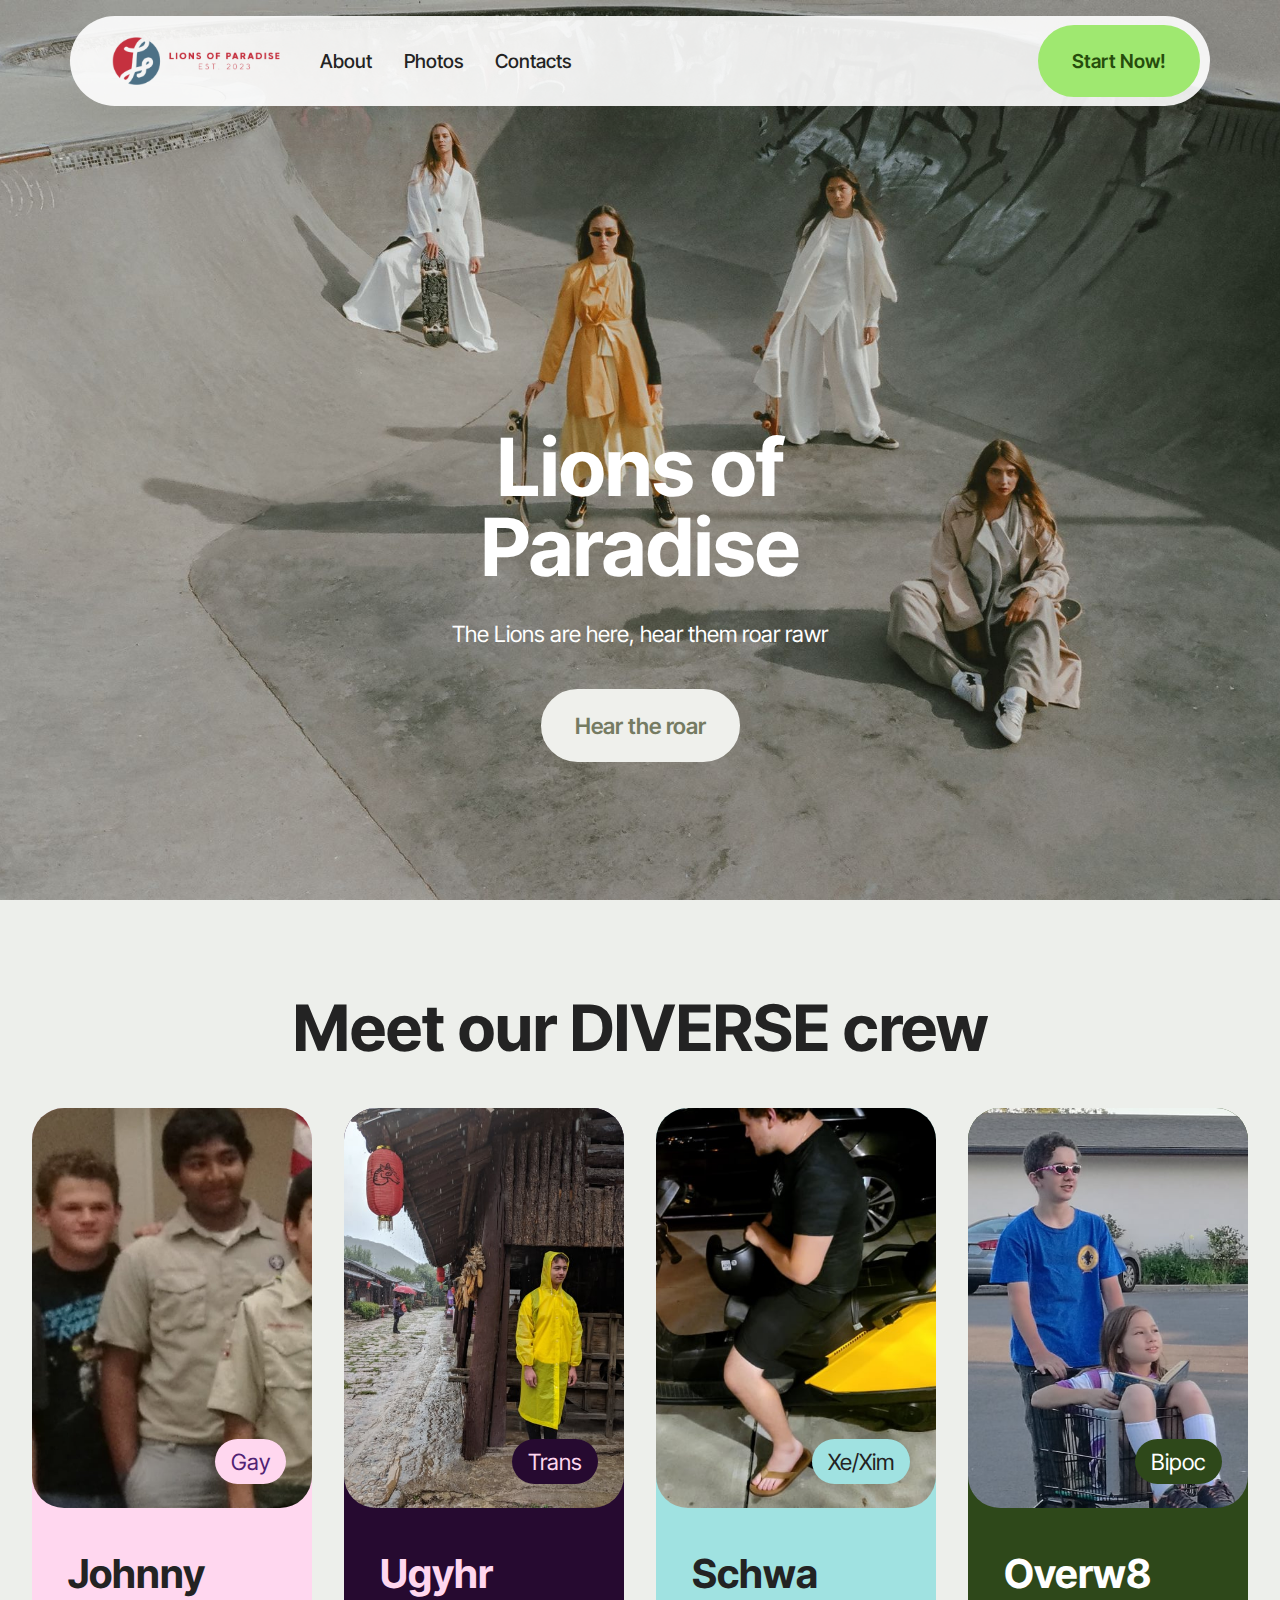
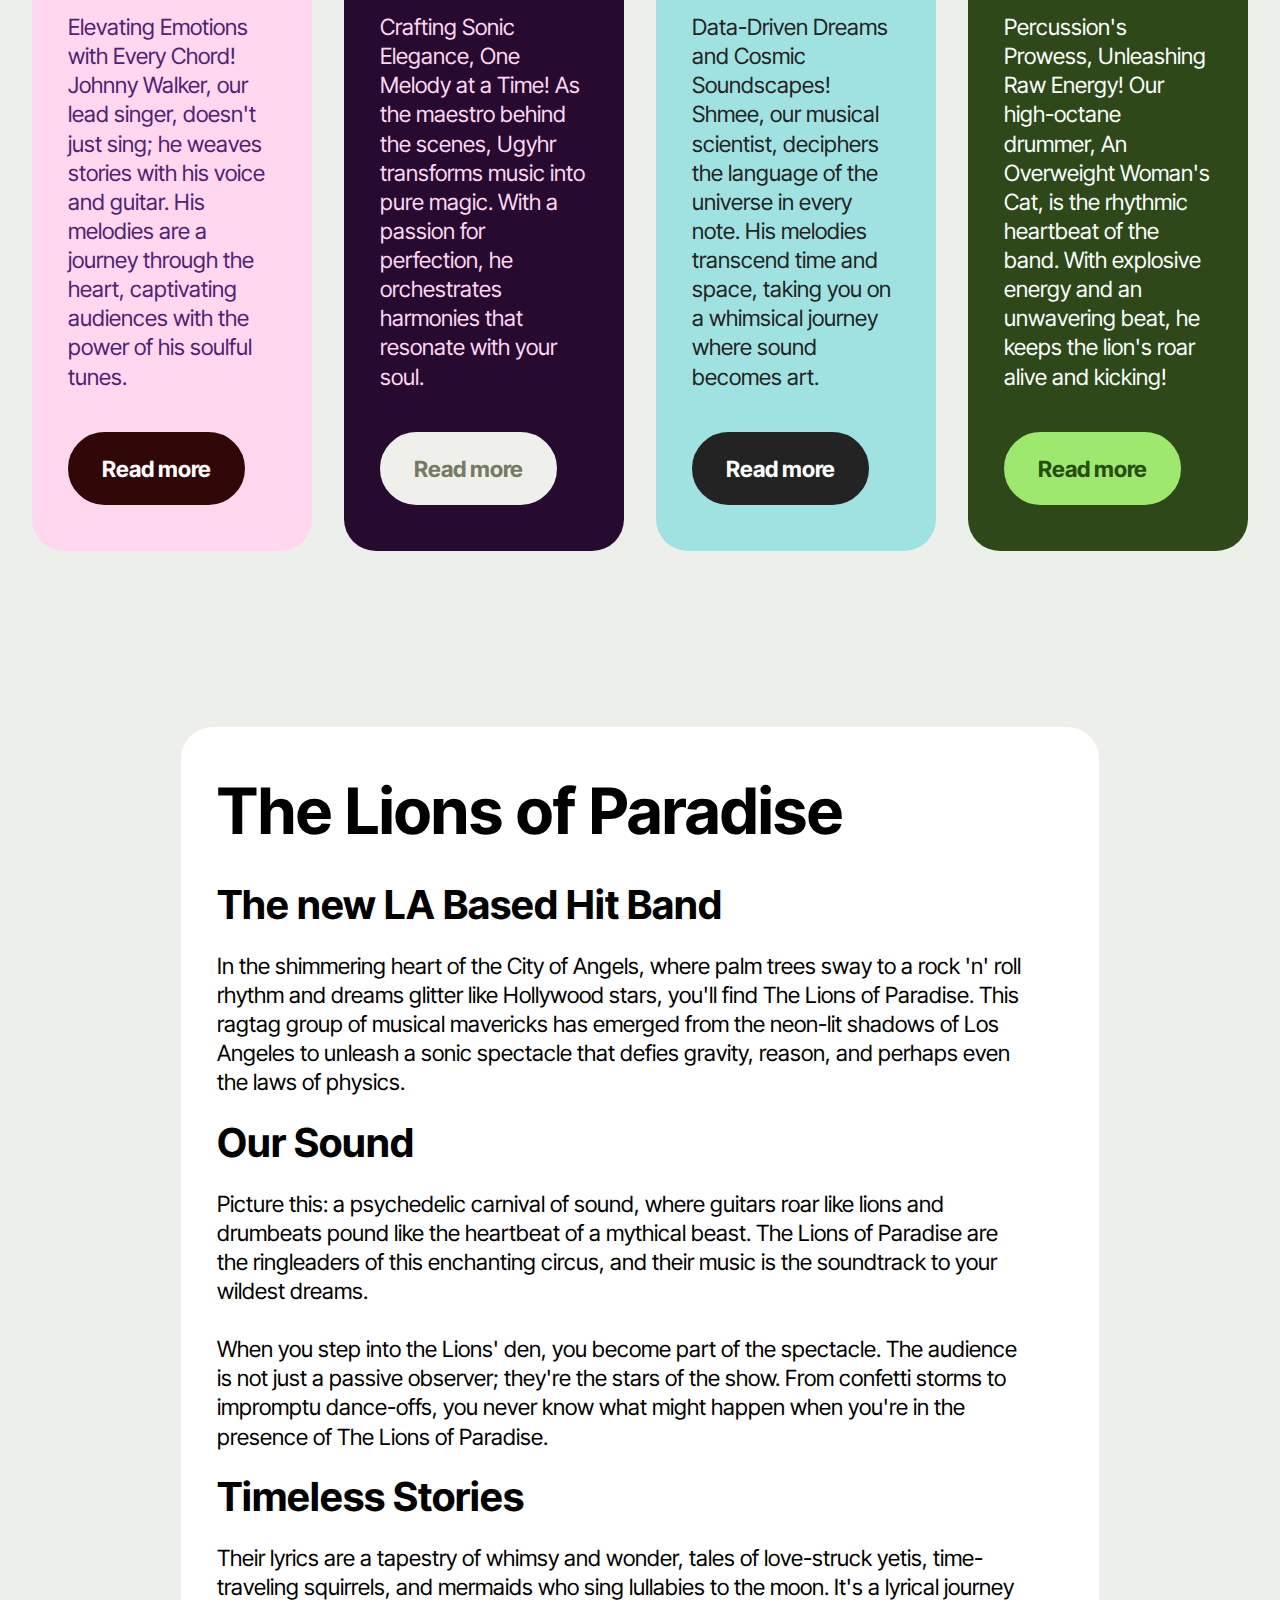
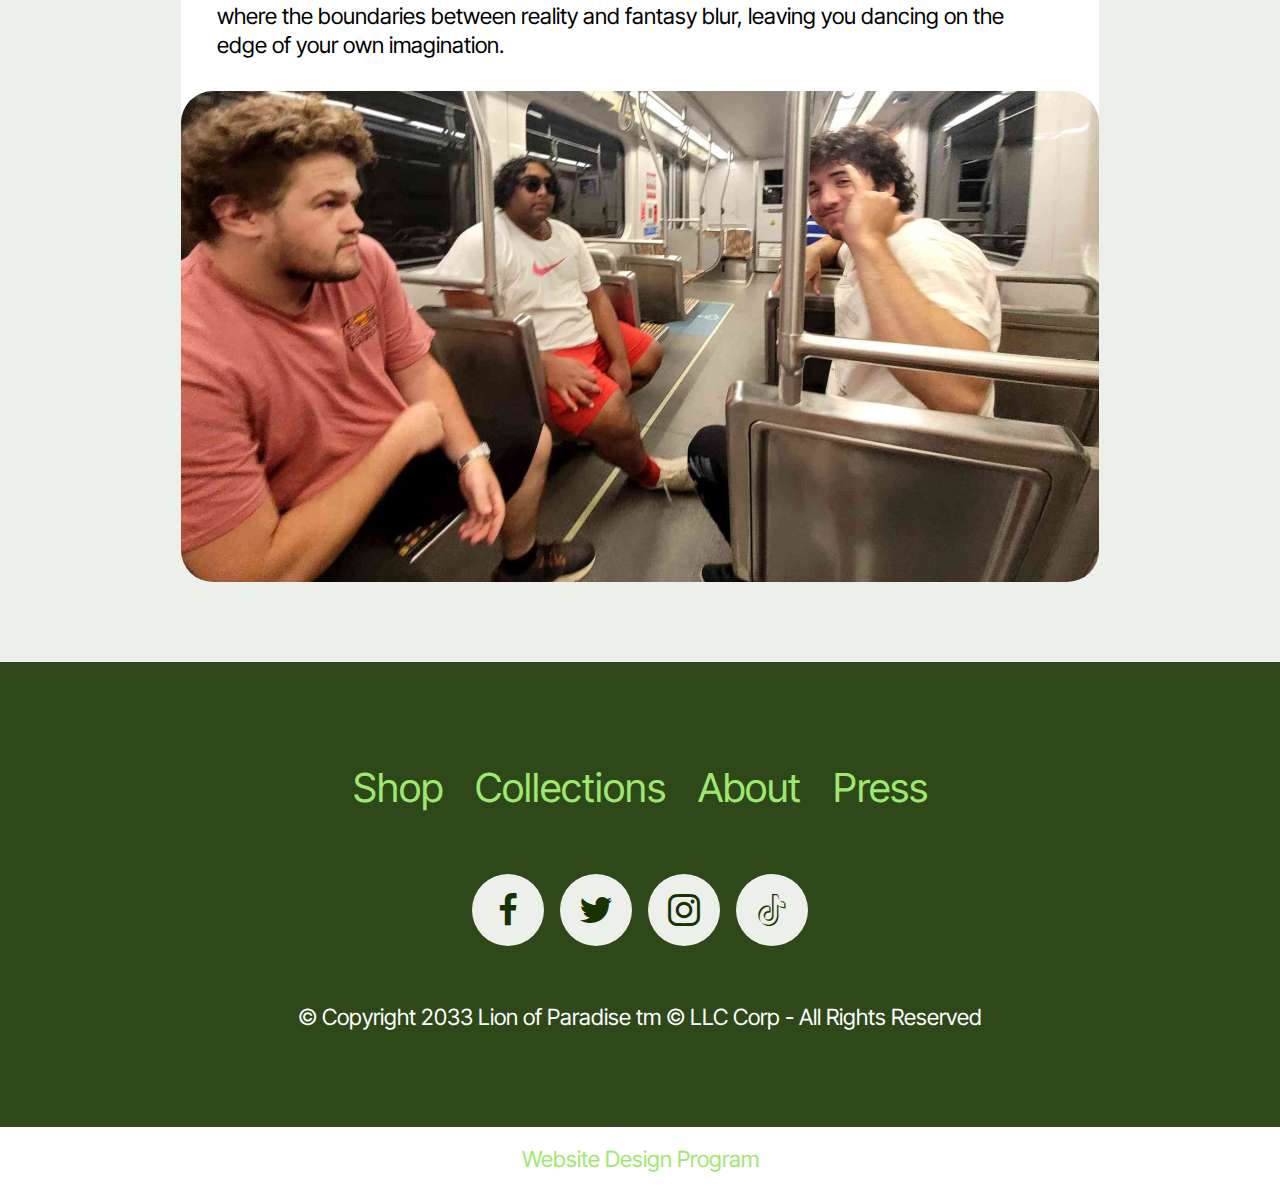
<file: index.html>
<!DOCTYPE html>
<html  >
<head>
  <!-- Site made with Mobirise Website Builder v5.9.4, https://mobirise.com -->
  <meta charset="UTF-8">
  <meta http-equiv="X-UA-Compatible" content="IE=edge">
  <meta name="generator" content="Mobirise v5.9.4, mobirise.com">
  <meta name="viewport" content="width=device-width, initial-scale=1, minimum-scale=1">
  <link rel="shortcut icon" href="assets/images/lop-header-removebg-preview.png" type="image/x-icon">
  <meta name="description" content="">
  
  
  <title>Home</title>
  <link rel="stylesheet" href="assets/web/assets/mobirise-icons2/mobirise2.css">
  <link rel="stylesheet" href="assets/bootstrap/css/bootstrap.min.css">
  <link rel="stylesheet" href="assets/bootstrap/css/bootstrap-grid.min.css">
  <link rel="stylesheet" href="assets/bootstrap/css/bootstrap-reboot.min.css">
  <link rel="stylesheet" href="assets/dropdown/css/style.css">
  <link rel="stylesheet" href="assets/socicon/css/styles.css">
  <link rel="stylesheet" href="assets/theme/css/style.css">
  <link rel="preload" href="https://fonts.googleapis.com/css?family=Inter+Tight:100,200,300,400,500,600,700,800,900,100i,200i,300i,400i,500i,600i,700i,800i,900i&display=swap" as="style" onload="this.onload=null;this.rel='stylesheet'">
  <noscript><link rel="stylesheet" href="https://fonts.googleapis.com/css?family=Inter+Tight:100,200,300,400,500,600,700,800,900,100i,200i,300i,400i,500i,600i,700i,800i,900i&display=swap"></noscript>
  <link rel="preload" as="style" href="assets/mobirise/css/mbr-additional.css"><link rel="stylesheet" href="assets/mobirise/css/mbr-additional.css" type="text/css">

  
  
  
</head>
<body>
  
  <section data-bs-version="5.1" class="menu menu1 cid-tPSxL6GA8z" once="menu" id="menu01-a">
	

	<nav class="navbar navbar-dropdown navbar-expand-lg">
		<div class="container">
			<div class="navbar-brand">
				<span class="navbar-logo">
					<a href="index.html">
						<img src="assets/images/lop-header-removebg-preview.png" alt="LOP Logo" style="height: 3rem;">
					</a>
				</span>
				
			</div>
			<button class="navbar-toggler" type="button" data-toggle="collapse" data-bs-toggle="collapse" data-target="#navbarSupportedContent" data-bs-target="#navbarSupportedContent" aria-controls="navbarNavAltMarkup" aria-expanded="false" aria-label="Toggle navigation">
				<div class="hamburger">
					<span></span>
					<span></span>
					<span></span>
					<span></span>
				</div>
			</button>
			<div class="collapse navbar-collapse" id="navbarSupportedContent">
				<ul class="navbar-nav nav-dropdown" data-app-modern-menu="true"><li class="nav-item">
						<a class="nav-link link text-black text-primary display-4" href="about.html">About</a>
					</li>
					<li class="nav-item">
						<a class="nav-link link text-black text-primary display-4" href="page2.html" aria-expanded="false">Photos</a>
					</li>
					<li class="nav-item">
						<a class="nav-link link text-black text-primary display-4" href="page3.html">Contacts</a>
					</li></ul>
				
				<div class="navbar-buttons mbr-section-btn"><a class="btn btn-primary display-4" href="https://i.pinimg.com/474x/29/3d/42/293d428503ad8dd0615c83e5b4ced973.jpg" target="_blank"> Start Now!</a></div>
			</div>
		</div>
	</nav>
</section>

<section data-bs-version="5.1" class="header10 cid-tQfo25U7rt mbr-fullscreen" id="header10-c">
  
  
  <div class="container-fluid">
    <div class="row">
      <div class="content-wrap col-12 col-md-6">
        <h1 class="mbr-section-title mbr-fonts-style mbr-white mb-4 display-1">
          <strong>Lions of Paradise</strong></h1>
        
        <p class="mbr-fonts-style mbr-text mbr-white mb-4 display-7">
          The Lions are here, hear them roar rawr</p>
        <div class="mbr-section-btn"><a class="btn btn-white display-7" href="https://media.tenor.com/jXe-ICvYQDEAAAAC/black-man-screaming.gif" target="_blank">Hear the roar</a></div>
      </div>
    </div>
  </div>
</section>

<section data-bs-version="5.1" class="features1 cid-tQfo4GWfRY" id="features01-d">
  

  
  
  <div class="container-fluid">
    <div class="row justify-content-center mb-5">
      <div class="col-12 content-head">
        <h3 class="mbr-section-title mbr-fonts-style align-center mb-0 display-2">
          <strong>Meet our DIVERSE crew</strong></h3>
        
      </div>
    </div>
    <div class="row justify-content-center">
      <div class="col-sm-6 col-md-12 mb-3 mb-lg-0 col-lg-3">
        <div class="card-wrap card1">
          <div class="image-wrap">
            <img src="assets/images/yungmeetingjonny-511x825.jpg" alt="Mobirise Website Builder">
            <div class="social-row display-7">
              <div class="soc-item tag1">
                <span class="tag1 mbr-fonts-style display-7">Gay</span>
              </div>
            </div>
          </div>
          <div class="content-wrap">
            <h5 class="mbr-card-title card-title1 mbr-fonts-style align-left mb-2 display-5">
              <strong>Johnny</strong></h5>
            
            <p class="card-text1 mbr-fonts-style align-left mb-3 display-7">Elevating Emotions with Every Chord! Johnny Walker, our lead singer, doesn't just sing; he weaves stories with his voice and guitar. His melodies are a journey through the heart, captivating audiences with the power of his soulful tunes.</p>
            <div class="mbr-section-btn align-left content-footer"><a class="btn article-btn btn-info display-7" href="about.html"><strong>Read more</strong></a></div>
          </div>
        </div>
      </div>

      <div class="col-sm-6 col-md-12 mb-3 mb-lg-0 col-lg-3">
        <div class="card-wrap card2">
          <div class="image-wrap">
            <img src="assets/images/img-20190709-160304-511x681.jpg" alt="Mobirise Website Builder">
            <div class="social-row display-7">
              <div class="soc-item tag2">
                <span class="tag2 mbr-fonts-style display-7">Trans</span>
              </div>
            </div>
          </div>
          <div class="content-wrap">
            <h5 class="mbr-card-title card-title2 mbr-fonts-style align-left mb-2 display-5"><strong>Ugyhr</strong></h5>
            
            <p class="card-text2 mbr-fonts-style align-left mb-3 display-7">
              Crafting Sonic Elegance, One Melody at a Time! As the maestro behind the scenes, Ugyhr transforms music into pure magic. With a passion for perfection, he orchestrates harmonies that resonate with your soul.<br>
            </p>
            <div class="mbr-section-btn btn-section align-left content-footer"><a class="btn article-btn btn-white display-7" href="about.html"><strong>Read more</strong></a></div>
          </div>
        </div>
      </div>
      <div class="col-sm-6 col-md-12 mb-3 mb-lg-0 col-lg-3">
        <div class="card-wrap card3">
          <div class="image-wrap">
            <img src="assets/images/shwa-bike-511x569.jpg" alt="Mobirise Website Builder">
            <div class="social-row display-7">
              <div class="soc-item tag3">
                <span class="tag3 mbr-fonts-style display-7">
                  Xe/Xim</span>
              </div>
            </div>
          </div>
          <div class="content-wrap">
            <h5 class="mbr-card-title card-title3 mbr-fonts-style align-left mb-2 display-5">
              <strong>Schwa</strong></h5>
            
            <p class="card-text3 mbr-fonts-style align-left mb-3 display-7">
              Data-Driven Dreams and Cosmic Soundscapes! Shmee, our musical scientist, deciphers the language of the universe in every note. His melodies transcend time and space, taking you on a whimsical journey where sound becomes art.
            </p>
            <div class="mbr-section-btn btn-section align-left content-footer"><a class="btn article-btn btn-black display-7" href="about.html"><strong>Read more</strong></a></div>
          </div>
        </div>
      </div>

      <div class="col-sm-6 col-md-12 col-lg-3">
        <div class="card-wrap card4">
          <div class="image-wrap">
            <img src="assets/images/yungkevandjor-511x635.jpg" alt="Mobirise Website Builder">
            <div class="social-row display-7">
              <div class="soc-item tag4">
                <span class="tag4 mbr-fonts-style display-7">
                  Bipoc</span>
              </div>
            </div>
          </div>
          <div class="content-wrap">
            <h5 class="mbr-card-title card-title4 mbr-fonts-style align-left mb-2 display-5">
              <strong>Overw8</strong></h5>
            
            <p class="card-text4 mbr-fonts-style align-left mb-3 display-7">
              Percussion's Prowess, Unleashing Raw Energy! Our high-octane drummer, An Overweight Woman's Cat, is the rhythmic heartbeat of the band. With explosive energy and an unwavering beat, he keeps the lion's roar alive and kicking!</p>
            <div class="mbr-section-btn btn-section align-left content-footer"><a class="btn article-btn btn-primary display-7" href="about.html"><strong>Read more</strong></a></div>
          </div>
        </div>
      </div>
    </div>
  </div>
</section>

<section data-bs-version="5.1" class="article9 cid-tQfobL7bPN" id="article09-e">
  

  
  
  <div class="container">
    <div class="row justify-content-center">
      <div class="card col-md-12 col-lg-10">
        <div class="card-wrapper">
          <div class="card-content-text">
            <h3 class="card-title mbr-fonts-style mbr-white mt-3 mb-4 display-2">
            <strong>The Lions of Paradise</strong></h3>
          <div class="row card-box align-left">
            <div class="item features-without-image col-12">
              <div class="item-wrapper">
                <h4 class="mbr-section-subtitle mbr-fonts-style mb-3 display-5">
                  <strong>The new LA Based Hit Band</strong></h4>
                <p class="mbr-text mbr-fonts-style display-7">
                  In the shimmering heart of the City of Angels, where palm trees sway to a rock 'n' roll rhythm and dreams glitter like Hollywood stars, you'll find The Lions of Paradise. This ragtag group of musical mavericks has emerged from the neon-lit shadows of Los Angeles to unleash a sonic spectacle that defies gravity, reason, and perhaps even the laws of physics.<br>
                </p>
              </div>
            </div>
            <div class="item features-without-image col-12">
              <div class="item-wrapper">
                <h4 class="mbr-section-subtitle mbr-fonts-style mb-3 display-5">
                  <strong>Our Sound</strong></h4>
                <p class="mbr-text mbr-fonts-style display-7">Picture this: a psychedelic carnival of sound, where guitars roar like lions and drumbeats pound like the heartbeat of a mythical beast. The Lions of Paradise are the ringleaders of this enchanting circus, and their music is the soundtrack to your wildest dreams.
<br>
<br>When you step into the Lions' den, you become part of the spectacle. The audience is not just a passive observer; they're the stars of the show. From confetti storms to impromptu dance-offs, you never know what might happen when you're in the presence of The Lions of Paradise.<br>
                </p>
              </div>
            </div>
            <div class="item features-without-image col-12">
              <div class="item-wrapper">
                <h4 class="mbr-section-subtitle mbr-fonts-style mb-3 display-5"><strong>Timeless Stories</strong></h4>
                <p class="mbr-text mbr-fonts-style display-7">
                  Their lyrics are a tapestry of whimsy and wonder, tales of love-struck yetis, time-traveling squirrels, and mermaids who sing lullabies to the moon. It's a lyrical journey where the boundaries between reality and fantasy blur, leaving you dancing on the edge of your own imagination.<br>
                </p>
              </div>
            </div>
          </div>
          </div>
          <div class="image-wrapper d-flex justify-content-center mt-3">
            <img src="assets/images/train-lions-1836x981.jpg" alt="the lions of paradise brave the gritty depths of the LA subways">
          </div>
        </div>
      </div>
    </div>
  </div>
</section>

<section data-bs-version="5.1" class="footer3 programm5 cid-tPSfzx31sU" once="footers" id="footer03-b">

        

    

    <div class="container">
        <div class="row">

            <div class="row-links mb-4">
                <ul class="header-menu">
                  
                  
                  
                  
                <li class="header-menu-item mbr-fonts-style display-5">
                    <a href="#" class="text-primary">Shop</a>
                  </li><li class="header-menu-item mbr-fonts-style display-5">
                    <a href="#" class="text-primary">Collections</a>
                  </li><li class="header-menu-item mbr-fonts-style display-5">
                    <a href="#" class="text-primary">About</a>
                  </li><li class="header-menu-item mbr-fonts-style display-5">
                    <a href="#" class="text-primary">Press</a>
                  </li></ul>
              </div>

            <div class="col-12">
                <div class="social-row">
                    <div class="soc-item">
                        <a href="https://mobiri.se/" target="_blank">
                            <span class="mbr-iconfont socicon socicon-facebook display-7"></span>
                        </a>
                    </div>
                    <div class="soc-item">
                        <a href="https://mobiri.se/" target="_blank">
                            <span class="mbr-iconfont socicon-twitter socicon"></span>
                        </a>
                    </div>
                    <div class="soc-item">
                        <a href="https://mobiri.se/" target="_blank">
                            <span class="mbr-iconfont socicon-instagram socicon"></span>
                        </a>
                    </div>
                    <div class="soc-item">
                        <a href="https://media.tenor.com/jXe-ICvYQDEAAAAC/black-man-screaming.gif" target="_blank">
                            <span class="mbr-iconfont socicon-tiktok socicon"></span>
                        </a>
                    </div>
                    
                </div>
            </div>
            <div class="col-12 mt-5">
                <p class="mbr-fonts-style copyright display-7">
                    © Copyright 2033 Lion of Paradise tm © LLC Corp - All Rights Reserved
                </p>
            </div>
        </div>
    </div>
</section><section class="display-7" style="padding: 0;align-items: center;justify-content: center;flex-wrap: wrap;    align-content: center;display: flex;position: relative;height: 4rem;"><a href="https://mobiri.se/3081832" style="flex: 1 1;height: 4rem;position: absolute;width: 100%;z-index: 1;"><img alt="" style="height: 4rem;" src="[data-uri]"></a><p style="margin: 0;text-align: center;" class="display-7">&#8204;</p><a style="z-index:1" href="https://mobirise.com/builder/web-design-program.html">Website Design Program</a></section><script src="assets/bootstrap/js/bootstrap.bundle.min.js"></script>  <script src="assets/smoothscroll/smooth-scroll.js"></script>  <script src="assets/ytplayer/index.js"></script>  <script src="assets/dropdown/js/navbar-dropdown.js"></script>  <script src="assets/theme/js/script.js"></script>  
  
  
</body>
</html>
</file>
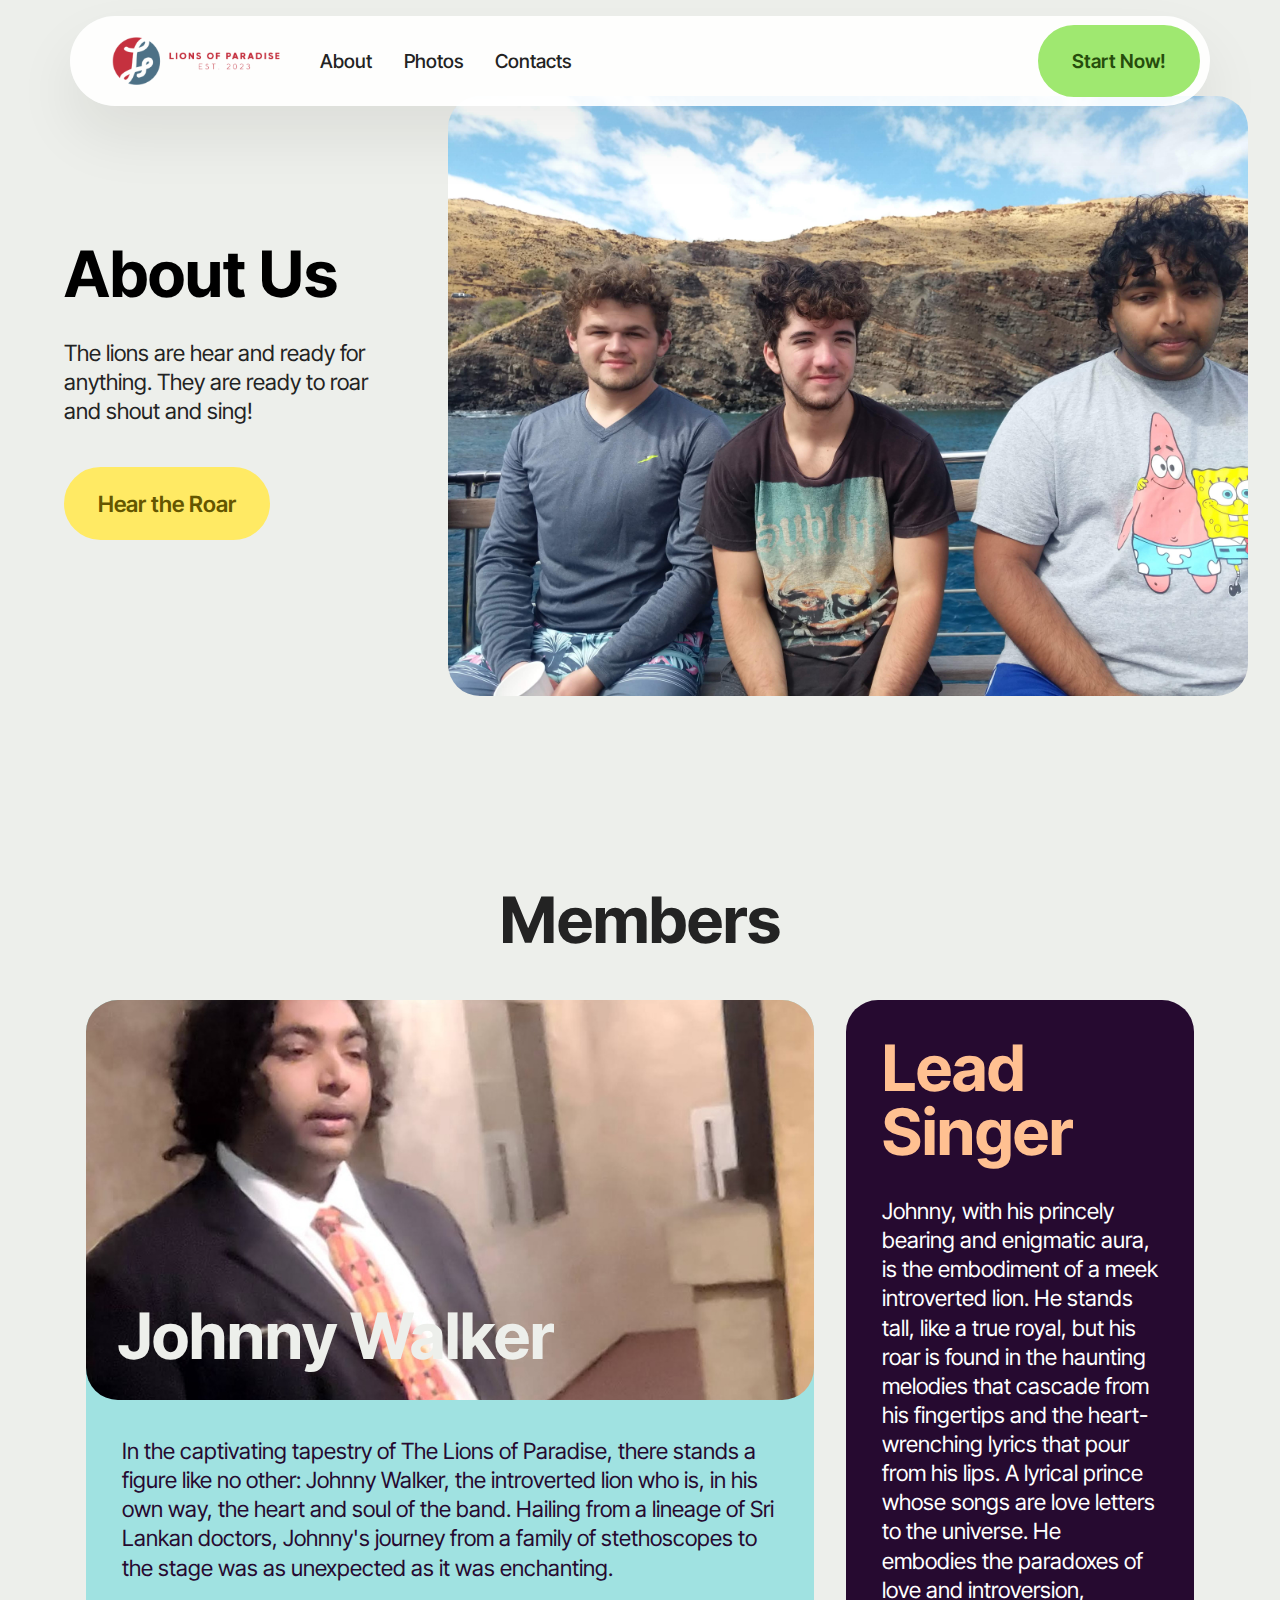
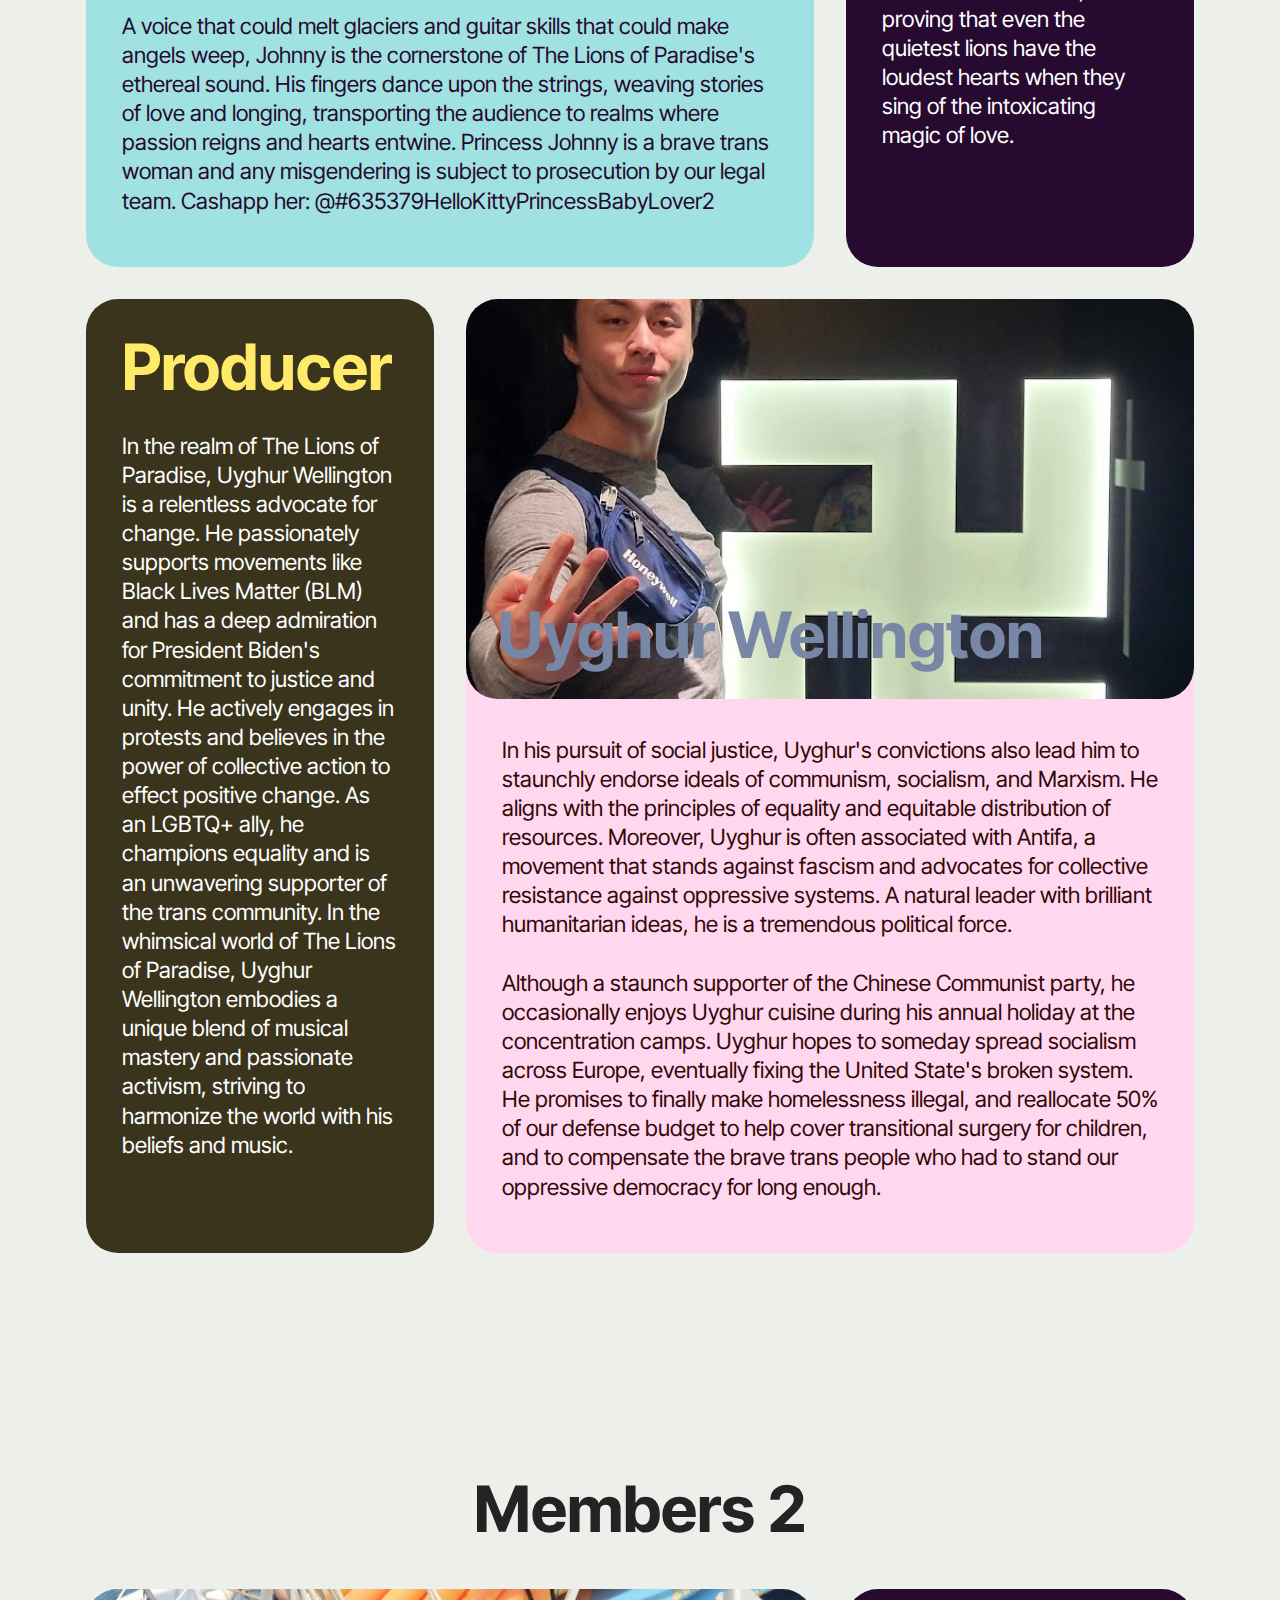
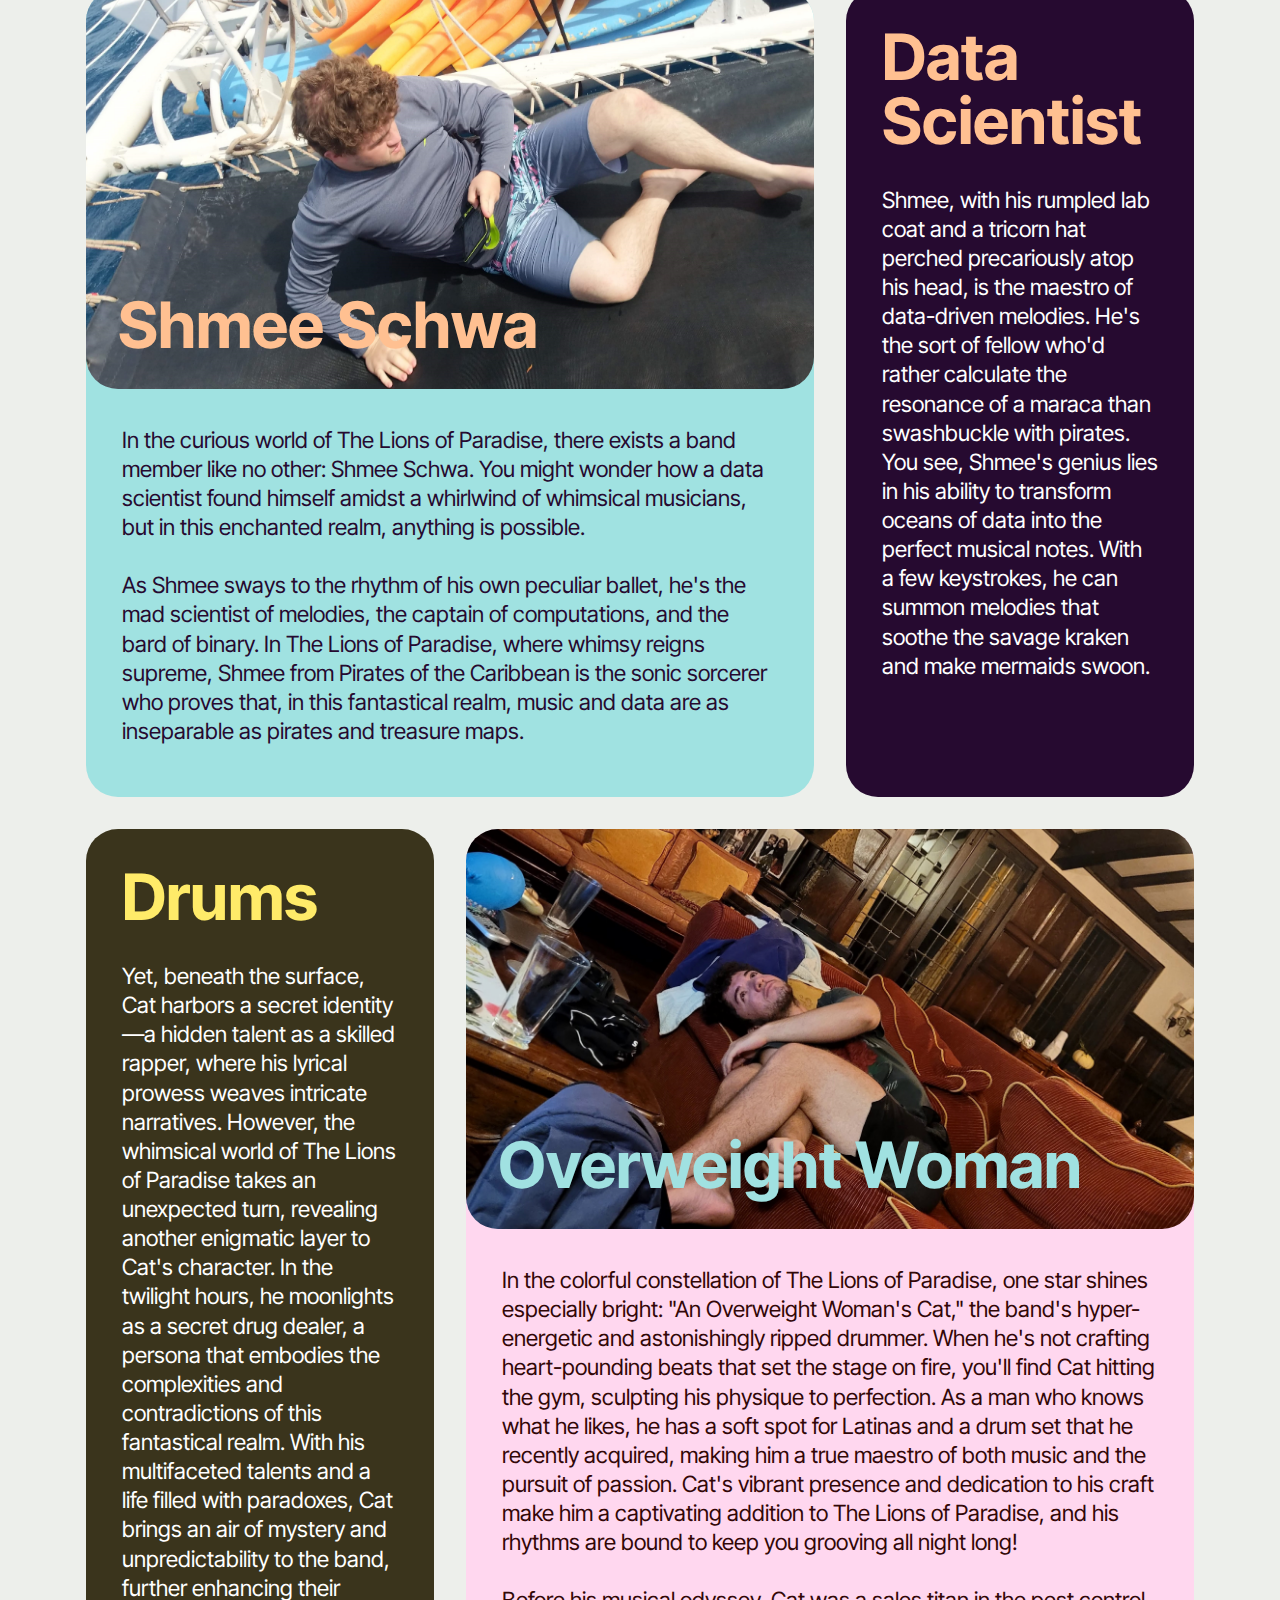
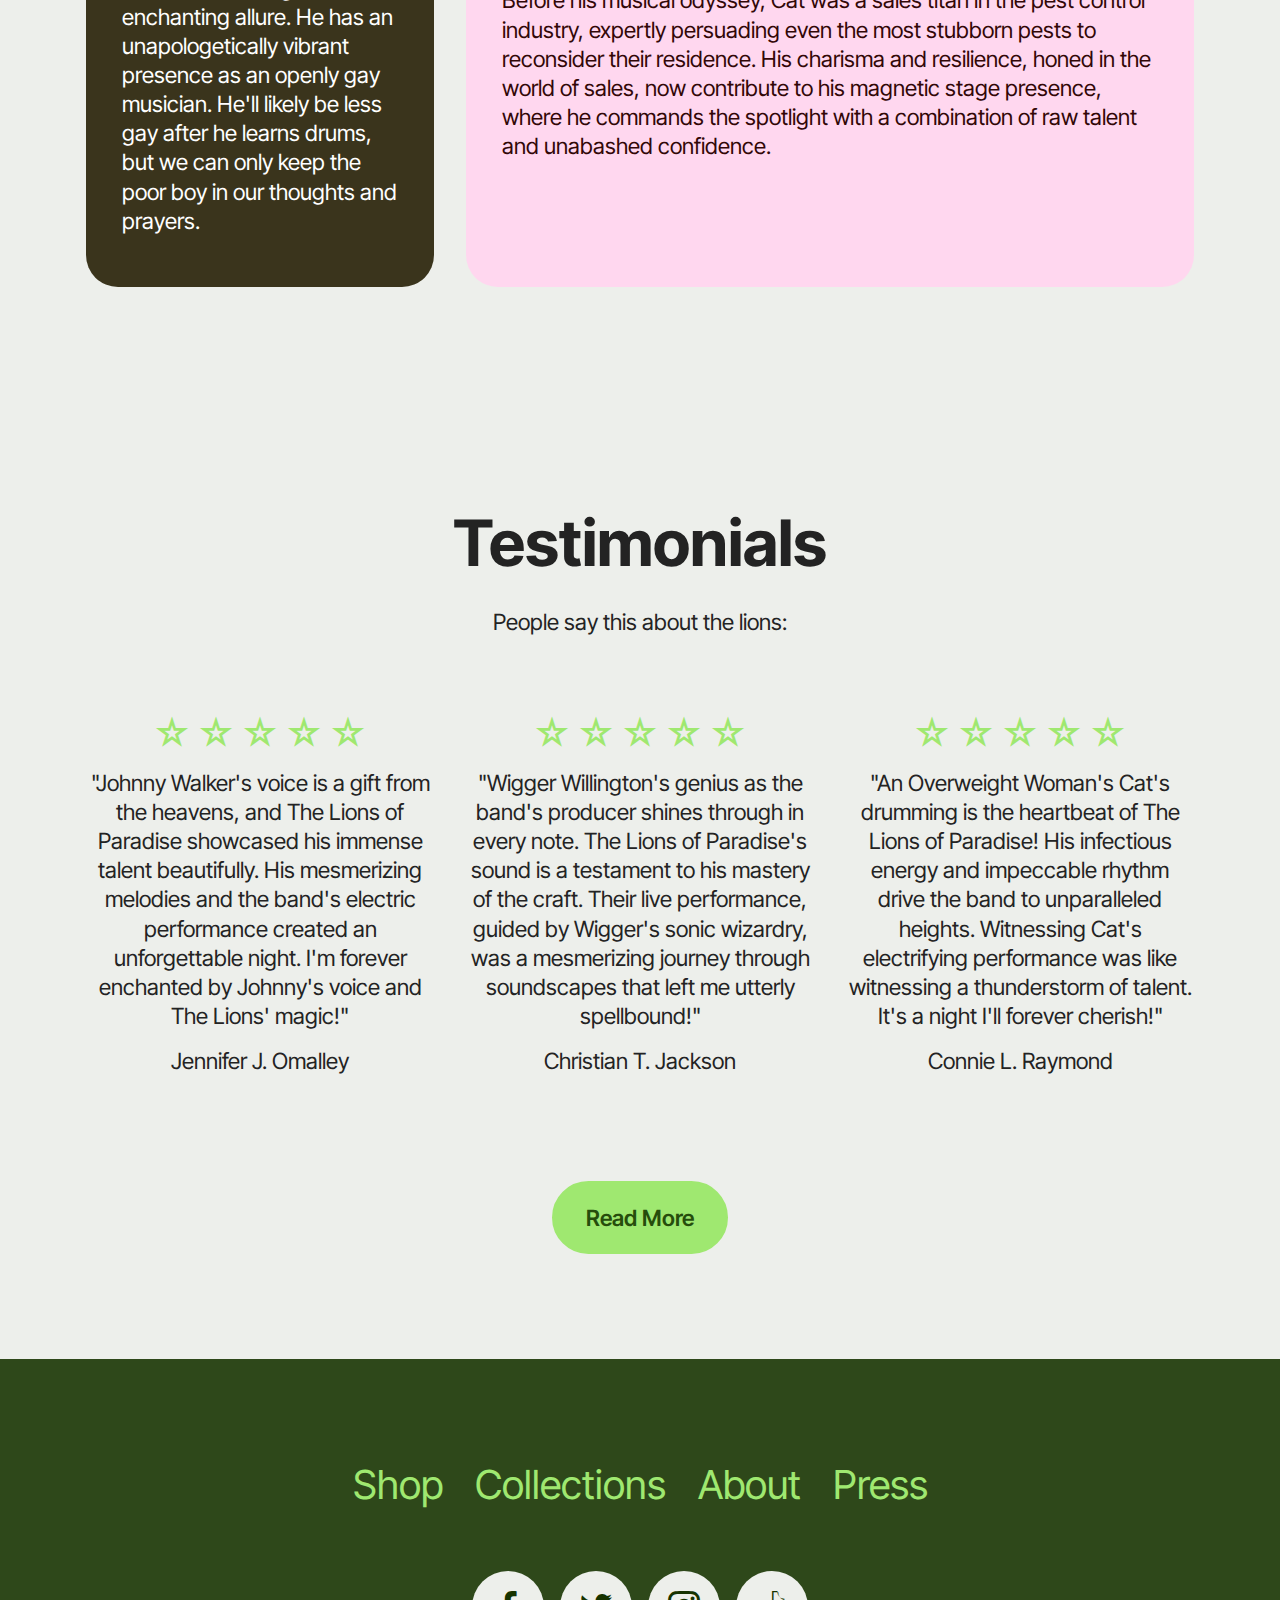
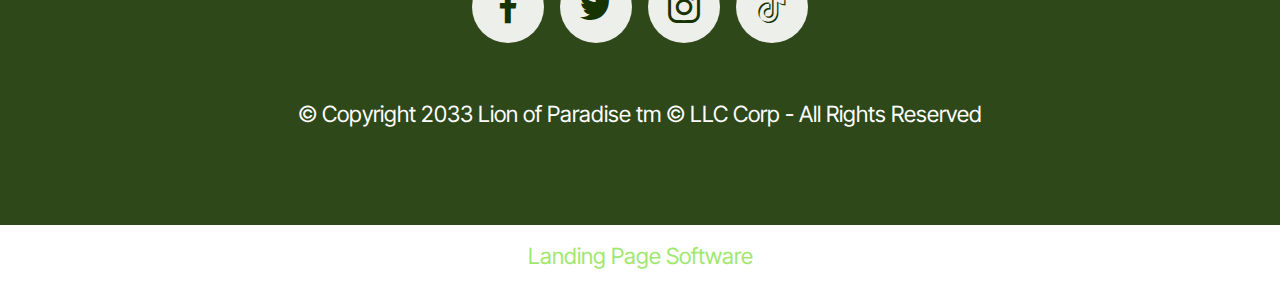
<file: about.html>
<!DOCTYPE html>
<html  >
<head>
  <!-- Site made with Mobirise Website Builder v5.9.4, https://mobirise.com -->
  <meta charset="UTF-8">
  <meta http-equiv="X-UA-Compatible" content="IE=edge">
  <meta name="generator" content="Mobirise v5.9.4, mobirise.com">
  <meta name="viewport" content="width=device-width, initial-scale=1, minimum-scale=1">
  <link rel="shortcut icon" href="assets/images/lop-header-removebg-preview.png" type="image/x-icon">
  <meta name="description" content="">
  
  
  <title>About Us</title>
  <link rel="stylesheet" href="assets/web/assets/mobirise-icons2/mobirise2.css">
  <link rel="stylesheet" href="assets/bootstrap/css/bootstrap.min.css">
  <link rel="stylesheet" href="assets/bootstrap/css/bootstrap-grid.min.css">
  <link rel="stylesheet" href="assets/bootstrap/css/bootstrap-reboot.min.css">
  <link rel="stylesheet" href="assets/dropdown/css/style.css">
  <link rel="stylesheet" href="assets/socicon/css/styles.css">
  <link rel="stylesheet" href="assets/theme/css/style.css">
  <link rel="preload" href="https://fonts.googleapis.com/css?family=Inter+Tight:100,200,300,400,500,600,700,800,900,100i,200i,300i,400i,500i,600i,700i,800i,900i&display=swap" as="style" onload="this.onload=null;this.rel='stylesheet'">
  <noscript><link rel="stylesheet" href="https://fonts.googleapis.com/css?family=Inter+Tight:100,200,300,400,500,600,700,800,900,100i,200i,300i,400i,500i,600i,700i,800i,900i&display=swap"></noscript>
  <link rel="preload" as="style" href="assets/mobirise/css/mbr-additional.css"><link rel="stylesheet" href="assets/mobirise/css/mbr-additional.css" type="text/css">

  
  
  
</head>
<body>
  
  <section data-bs-version="5.1" class="menu menu1 cid-tPSxL6GA8z" once="menu" id="menu01-9">
	

	<nav class="navbar navbar-dropdown navbar-expand-lg">
		<div class="container">
			<div class="navbar-brand">
				<span class="navbar-logo">
					<a href="index.html">
						<img src="assets/images/lop-header-removebg-preview.png" alt="LOP Logo" style="height: 3rem;">
					</a>
				</span>
				
			</div>
			<button class="navbar-toggler" type="button" data-toggle="collapse" data-bs-toggle="collapse" data-target="#navbarSupportedContent" data-bs-target="#navbarSupportedContent" aria-controls="navbarNavAltMarkup" aria-expanded="false" aria-label="Toggle navigation">
				<div class="hamburger">
					<span></span>
					<span></span>
					<span></span>
					<span></span>
				</div>
			</button>
			<div class="collapse navbar-collapse" id="navbarSupportedContent">
				<ul class="navbar-nav nav-dropdown" data-app-modern-menu="true"><li class="nav-item">
						<a class="nav-link link text-black text-primary display-4" href="about.html">About</a>
					</li>
					<li class="nav-item">
						<a class="nav-link link text-black text-primary display-4" href="page2.html" aria-expanded="false">Photos</a>
					</li>
					<li class="nav-item">
						<a class="nav-link link text-black text-primary display-4" href="page3.html">Contacts</a>
					</li></ul>
				
				<div class="navbar-buttons mbr-section-btn"><a class="btn btn-primary display-4" href="https://i.pinimg.com/474x/29/3d/42/293d428503ad8dd0615c83e5b4ced973.jpg" target="_blank"> Start Now!</a></div>
			</div>
		</div>
	</nav>
</section>

<section data-bs-version="5.1" class="header1 cid-tPSfkGDtvK" id="header01-2">
	

	
	

	<div class="container-fluid">
		<div class="row justify-content-center">
			<div class="col-12 col-md-12 col-lg-8 image-wrapper">
				<img class="w-100" src="assets/images/boatboizsad.jpg" alt="Mobirise Website Builder">
			</div>
			<div class="col-12 col-lg col-md-12">
				<div class="text-wrapper align-left">
					<h1 class="mbr-section-title mbr-fonts-style mb-4 display-2">
						<strong>About Us</strong></h1>
					<p class="mbr-text mbr-fonts-style mb-4 display-7">
						The lions are hear and ready for anything. They are ready to roar and shout and sing!</p>
					<div class="mbr-section-btn mt-3"><a class="btn btn-danger display-7" href="https://media.tenor.com/jXe-ICvYQDEAAAAC/black-man-screaming.gif">Hear the Roar</a></div>
				</div>
			</div>
		</div>
	</div>
</section>

<section data-bs-version="5.1" class="features9 cid-tPSphSwKwt" id="features09-7">
	

	
	
	<div class="container">
		<div class="row justify-content-center">
			<div class="col-12 mb-5 content-head">
				<h3 class="mbr-section-title mbr-fonts-style align-center mb-0 display-2"><strong>Members</strong></h3>
				
			</div>
			<div class="col-sm-6 col-md-12 col-lg-8 card">
				<div class="card-wrap card1">
					<div class="image-wrap">
						<img src="assets/images/20230728-203427.jpeg" alt="Johnny Walker prepares to see oppenheimer in 70mm IMAx">
						<div class="title-row display-7">
							<h5 class="card-title1 mbr-fonts-style align-left m-0 display-2">
								<strong>Johnny Walker</strong></h5>
						</div>
					</div>
					<div class="content-wrap">
						
						<p class="card-text1 mbr-fonts-style align-left display-7">
							In the captivating tapestry of The Lions of Paradise, there stands a figure like no other: Johnny Walker, the introverted lion who is, in his own way, the heart and soul of the band. Hailing from a lineage of Sri Lankan doctors, Johnny's journey from a family of stethoscopes to the stage was as unexpected as it was enchanting.<br><br>A voice that could melt glaciers and guitar skills that could make angels weep, Johnny is the cornerstone of The Lions of Paradise's ethereal sound. His fingers dance upon the strings, weaving stories of love and longing, transporting the audience to realms where passion reigns and hearts entwine. Princess Johnny is a brave trans woman and any misgendering is subject to prosecution by our legal team. Cashapp her: @#635379HelloKittyPrincessBabyLover2<br>
						</p>
						
					</div>
				</div>
			</div>

			<div class="col-sm-6 col-md-12 col-lg-4 card">
				<div class="card-wrap card2">
					<div class="content-wrap">
						<h5 class="card-title2 mbr-fonts-style align-left pb-4 display-2"><strong>Lead Singer</strong></h5>
						
						<p class="card-text2 mbr-fonts-style align-left display-7">Johnny, with his princely bearing and enigmatic aura, is the embodiment of a meek introverted lion. He stands tall, like a true royal, but his roar is found in the haunting melodies that cascade from his fingertips and the heart-wrenching lyrics that pour from his lips. A lyrical prince whose songs are love letters to the universe. He embodies the paradoxes of love and introversion, proving that even the quietest lions have the loudest hearts when they sing of the intoxicating magic of love.<br>
						</p>
						
					</div>
				</div>
			</div>
			<div class="col-sm-6 col-md-12 col-lg-4 card">
				<div class="card-wrap card3">
					<div class="content-wrap">
						<h5 class="card-title3 mbr-fonts-style align-left pb-4 display-2">
							<strong>Producer</strong></h5>
						
						<p class="card-text3 mbr-fonts-style align-left display-7">In the realm of The Lions of Paradise, Uyghur Wellington is a relentless advocate for change. He passionately supports movements like Black Lives Matter (BLM) and has a deep admiration for President Biden's commitment to justice and unity. He actively engages in protests and believes in the power of collective action to effect positive change. As an LGBTQ+ ally, he champions equality and is an unwavering supporter of the trans community.&nbsp;In the whimsical world of The Lions of Paradise, Uyghur Wellington embodies a unique blend of musical mastery and passionate activism, striving to harmonize the world with his beliefs and music.<br></p>
						
					</div>
				</div>
			</div>

			<div class="col-sm-6 col-md-12 col-lg-8 card">
				<div class="card-wrap card4">
					<div class="image-wrap">
						<img src="assets/images/buddhistmonk.jpg" alt="Buddah Pose">
						<div class="title-row display-7">
							<h5 class="card-title4 mbr-fonts-style align-left m-0 display-2">
								<strong>Uyghur Wellington</strong></h5>
						</div>
					</div>
					<div class="content-wrap">
						
						<p class="card-text4 mbr-fonts-style align-left display-7">
							In his pursuit of social justice, Uyghur's convictions also lead him to staunchly endorse ideals of communism, socialism, and Marxism. He aligns with the principles of equality and equitable distribution of resources. Moreover, Uyghur is often associated with Antifa, a movement that stands against fascism and advocates for collective resistance against oppressive systems. A natural leader with brilliant humanitarian ideas, he is a tremendous political force.<br><br>Although a staunch supporter of the Chinese Communist party, he occasionally enjoys Uyghur cuisine during his annual holiday at the concentration camps. Uyghur hopes to someday spread socialism across Europe, eventually fixing the United State's broken system. He promises to finally make homelessness illegal, and reallocate 50% of our defense budget to help cover transitional surgery for children, and to compensate the brave trans people who had to stand our oppressive democracy for long enough.</p>
						
					</div>
				</div>
			</div>
		</div>
	</div>
</section>

<section data-bs-version="5.1" class="features9 cid-tPSq3KIAkL" id="features09-8">
	

	
	
	<div class="container">
		<div class="row justify-content-center">
			<div class="col-12 mb-5 content-head">
				<h3 class="mbr-section-title mbr-fonts-style align-center mb-0 display-2"><strong>Members 2</strong></h3>
				
			</div>
			<div class="col-sm-6 col-md-12 col-lg-8 card">
				<div class="card-wrap card1">
					<div class="image-wrap">
						<img src="assets/images/shmee-boat.jpg" alt="Shmee on his boat pirate">
						<div class="title-row display-7">
							<h5 class="card-title1 mbr-fonts-style align-left m-0 display-2">
								<strong>Shmee Schwa</strong></h5>
						</div>
					</div>
					<div class="content-wrap">
						
						<p class="card-text1 mbr-fonts-style align-left display-7">In the curious world of The Lions of Paradise, there exists a band member like no other: Shmee Schwa. You might wonder how a data scientist found himself amidst a whirlwind of whimsical musicians, but in this enchanted realm, anything is possible.
<br>
<br>As Shmee sways to the rhythm of his own peculiar ballet, he's the mad scientist of melodies, the captain of computations, and the bard of binary. In The Lions of Paradise, where whimsy reigns supreme, Shmee from Pirates of the Caribbean is the sonic sorcerer who proves that, in this fantastical realm, music and data are as inseparable as pirates and treasure maps.</p>
						
					</div>
				</div>
			</div>

			<div class="col-sm-6 col-md-12 col-lg-4 card">
				<div class="card-wrap card2">
					<div class="content-wrap">
						<h5 class="card-title2 mbr-fonts-style align-left pb-4 display-2">
							<strong>Data Scientist</strong></h5>
						
						<p class="card-text2 mbr-fonts-style align-left display-7">Shmee, with his rumpled lab coat and a tricorn hat perched precariously atop his head, is the maestro of data-driven melodies. He's the sort of fellow who'd rather calculate the resonance of a maraca than swashbuckle with pirates. You see, Shmee's genius lies in his ability to transform oceans of data into the perfect musical notes. With a few keystrokes, he can summon melodies that soothe the savage kraken and make mermaids swoon.&nbsp;<br>
						</p>
						
					</div>
				</div>
			</div>
			<div class="col-sm-6 col-md-12 col-lg-4 card">
				<div class="card-wrap card3">
					<div class="content-wrap">
						<h5 class="card-title3 mbr-fonts-style align-left pb-4 display-2">
							<strong>Drums</strong></h5>
						
						<p class="card-text3 mbr-fonts-style align-left display-7">Yet, beneath the surface, Cat harbors a secret identity—a hidden talent as a skilled rapper, where his lyrical prowess weaves intricate narratives. However, the whimsical world of The Lions of Paradise takes an unexpected turn, revealing another enigmatic layer to Cat's character. In the twilight hours, he moonlights as a secret drug dealer, a persona that embodies the complexities and contradictions of this fantastical realm. With his multifaceted talents and a life filled with paradoxes, Cat brings an air of mystery and unpredictability to the band, further enhancing their enchanting allure. He has an unapologetically vibrant presence as an openly gay musician. He'll likely be less gay after he learns drums, but we can only keep the poor boy in our thoughts and prayers.<br></p>
						
					</div>
				</div>
			</div>

			<div class="col-sm-6 col-md-12 col-lg-8 card">
				<div class="card-wrap card4">
					<div class="image-wrap">
						<img src="assets/images/overweight-cat.jpg" alt="slumped after drug dealin">
						<div class="title-row display-7">
							<h5 class="card-title4 mbr-fonts-style align-left m-0 display-2">
								<strong>Overweight Woman</strong></h5>
						</div>
					</div>
					<div class="content-wrap">
						
						<p class="card-text4 mbr-fonts-style align-left display-7">
							In the colorful constellation of The Lions of Paradise, one star shines especially bright: "An Overweight Woman's Cat," the band's hyper-energetic and astonishingly ripped drummer. When he's not crafting heart-pounding beats that set the stage on fire, you'll find Cat hitting the gym, sculpting his physique to perfection. As a man who knows what he likes, he has a soft spot for Latinas and a drum set that he recently acquired, making him a true maestro of both music and the pursuit of passion. Cat's vibrant presence and dedication to his craft make him a captivating addition to The Lions of Paradise, and his rhythms are bound to keep you grooving all night long!<br><br>Before his musical odyssey, Cat was a sales titan in the pest control industry, expertly persuading even the most stubborn pests to reconsider their residence. His charisma and resilience, honed in the world of sales, now contribute to his magnetic stage presence, where he commands the spotlight with a combination of raw talent and unabashed confidence.<br>
						</p>
						
					</div>
				</div>
			</div>
		</div>
	</div>
</section>

<section data-bs-version="5.1" class="people2 cid-tPSfBjRrUF" id="people02-5">
	

	
	
	<div class="container">
		<div class="row mb-5 justify-content-center">
			<div class="col-12 content-head">
				<h3 class="mbr-section-title mbr-fonts-style align-center mb-4 display-2">
					<strong>Testimonials</strong>
				</h3>
				<h5 class="mbr-section-subtitle mbr-fonts-style align-center mb-4 display-7">People say this about the lions:</h5>
			</div>
		</div>
		<div class="row">
				<div class="item features-without-image col-12 col-md-6 col-lg-4 mb-5">
					<div class="item-wrapper">
						<div class="card-box align-center">
							<div class="iconfont-wrapper mb-3">
								<span class="mbr-iconfont mobi-mbri-star mobi-mbri"></span>
								<span class="mbr-iconfont mobi-mbri-star mobi-mbri"></span>
								<span class="mbr-iconfont mobi-mbri-star mobi-mbri"></span>
								<span class="mbr-iconfont mobi-mbri-star mobi-mbri"></span>
								<span class="mbr-iconfont mobi-mbri-star mobi-mbri"></span>
							</div>
							<h5 class="card-title mbr-fonts-style mb-3 display-7">"Johnny Walker's voice is a gift from the heavens, and The Lions of Paradise showcased his immense talent beautifully. His mesmerizing melodies and the band's electric performance created an unforgettable night. I'm forever enchanted by Johnny's voice and The Lions' magic!"</h5>
							<p class="card-text mbr-fonts-style mb-0 display-7">
								Jennifer J. Omalley
							</p>
						</div>
					</div>
				</div>
				<div class="item features-without-image col-12 col-md-6 col-lg-4 mb-5">
					<div class="item-wrapper">
						<div class="card-box align-center">
							<div class="iconfont-wrapper mb-3">
								<span class="mbr-iconfont mobi-mbri-star mobi-mbri"></span>
								<span class="mbr-iconfont mobi-mbri-star mobi-mbri"></span>
								<span class="mbr-iconfont mobi-mbri-star mobi-mbri"></span>
								<span class="mbr-iconfont mobi-mbri-star mobi-mbri"></span>
								<span class="mbr-iconfont mobi-mbri-star mobi-mbri"></span>
							</div>
							<h5 class="card-title mbr-fonts-style mb-3 display-7">"Wigger Willington's genius as the band's producer shines through in every note. The Lions of Paradise's sound is a testament to his mastery of the craft. Their live performance, guided by Wigger's sonic wizardry, was a mesmerizing journey through soundscapes that left me utterly spellbound!"</h5>
							<p class="card-text mbr-fonts-style mb-0 display-7">
								Christian T. Jackson
							</p>
						</div>
					</div>
				</div>
				<div class="item features-without-image col-12 col-md-6 col-lg-4 mb-5">
					<div class="item-wrapper">
						<div class="card-box align-center">
							<div class="iconfont-wrapper mb-3">
								<span class="mbr-iconfont mobi-mbri-star mobi-mbri"></span>
								<span class="mbr-iconfont mobi-mbri-star mobi-mbri"></span>
								<span class="mbr-iconfont mobi-mbri-star mobi-mbri"></span>
								<span class="mbr-iconfont mobi-mbri-star mobi-mbri"></span>
								<span class="mbr-iconfont mobi-mbri-star mobi-mbri"></span>
							</div>
							<h5 class="card-title mbr-fonts-style mb-3 display-7">"An Overweight Woman's Cat's drumming is the heartbeat of The Lions of Paradise! His infectious energy and impeccable rhythm drive the band to unparalleled heights. Witnessing Cat's electrifying performance was like witnessing a thunderstorm of talent. It's a night I'll forever cherish!"</h5>
							<p class="card-text mbr-fonts-style mb-0 display-7">
								Connie L. Raymond
							</p>
						</div>
					</div>
				</div>
			</div>
		<div class="row mt-0 mt-md-5">
			<div class="col-12 align-center">
				<div class="mbr-section-btn">
					<a class="btn btn-primary display-7" href="https://mobiri.se">Read More</a>
				</div>
			</div>
		</div>
	</div>
</section>

<section data-bs-version="5.1" class="footer3 programm5 cid-tPSfzx31sU" once="footers" id="footer03-4">

        

    

    <div class="container">
        <div class="row">

            <div class="row-links mb-4">
                <ul class="header-menu">
                  
                  
                  
                  
                <li class="header-menu-item mbr-fonts-style display-5">
                    <a href="#" class="text-primary">Shop</a>
                  </li><li class="header-menu-item mbr-fonts-style display-5">
                    <a href="#" class="text-primary">Collections</a>
                  </li><li class="header-menu-item mbr-fonts-style display-5">
                    <a href="#" class="text-primary">About</a>
                  </li><li class="header-menu-item mbr-fonts-style display-5">
                    <a href="#" class="text-primary">Press</a>
                  </li></ul>
              </div>

            <div class="col-12">
                <div class="social-row">
                    <div class="soc-item">
                        <a href="https://mobiri.se/" target="_blank">
                            <span class="mbr-iconfont socicon socicon-facebook display-7"></span>
                        </a>
                    </div>
                    <div class="soc-item">
                        <a href="https://mobiri.se/" target="_blank">
                            <span class="mbr-iconfont socicon-twitter socicon"></span>
                        </a>
                    </div>
                    <div class="soc-item">
                        <a href="https://mobiri.se/" target="_blank">
                            <span class="mbr-iconfont socicon-instagram socicon"></span>
                        </a>
                    </div>
                    <div class="soc-item">
                        <a href="https://media.tenor.com/jXe-ICvYQDEAAAAC/black-man-screaming.gif" target="_blank">
                            <span class="mbr-iconfont socicon-tiktok socicon"></span>
                        </a>
                    </div>
                    
                </div>
            </div>
            <div class="col-12 mt-5">
                <p class="mbr-fonts-style copyright display-7">
                    © Copyright 2033 Lion of Paradise tm © LLC Corp - All Rights Reserved
                </p>
            </div>
        </div>
    </div>
</section><section class="display-7" style="padding: 0;align-items: center;justify-content: center;flex-wrap: wrap;    align-content: center;display: flex;position: relative;height: 4rem;"><a href="https://mobiri.se/3081832" style="flex: 1 1;height: 4rem;position: absolute;width: 100%;z-index: 1;"><img alt="" style="height: 4rem;" src="[data-uri]"></a><p style="margin: 0;text-align: center;" class="display-7">&#8204;</p><a style="z-index:1" href="https://mobirise.com/builder/landing-page-software.html">Landing Page Software</a></section><script src="assets/bootstrap/js/bootstrap.bundle.min.js"></script>  <script src="assets/smoothscroll/smooth-scroll.js"></script>  <script src="assets/ytplayer/index.js"></script>  <script src="assets/dropdown/js/navbar-dropdown.js"></script>  <script src="assets/theme/js/script.js"></script>  
  
  
</body>
</html>
</file>
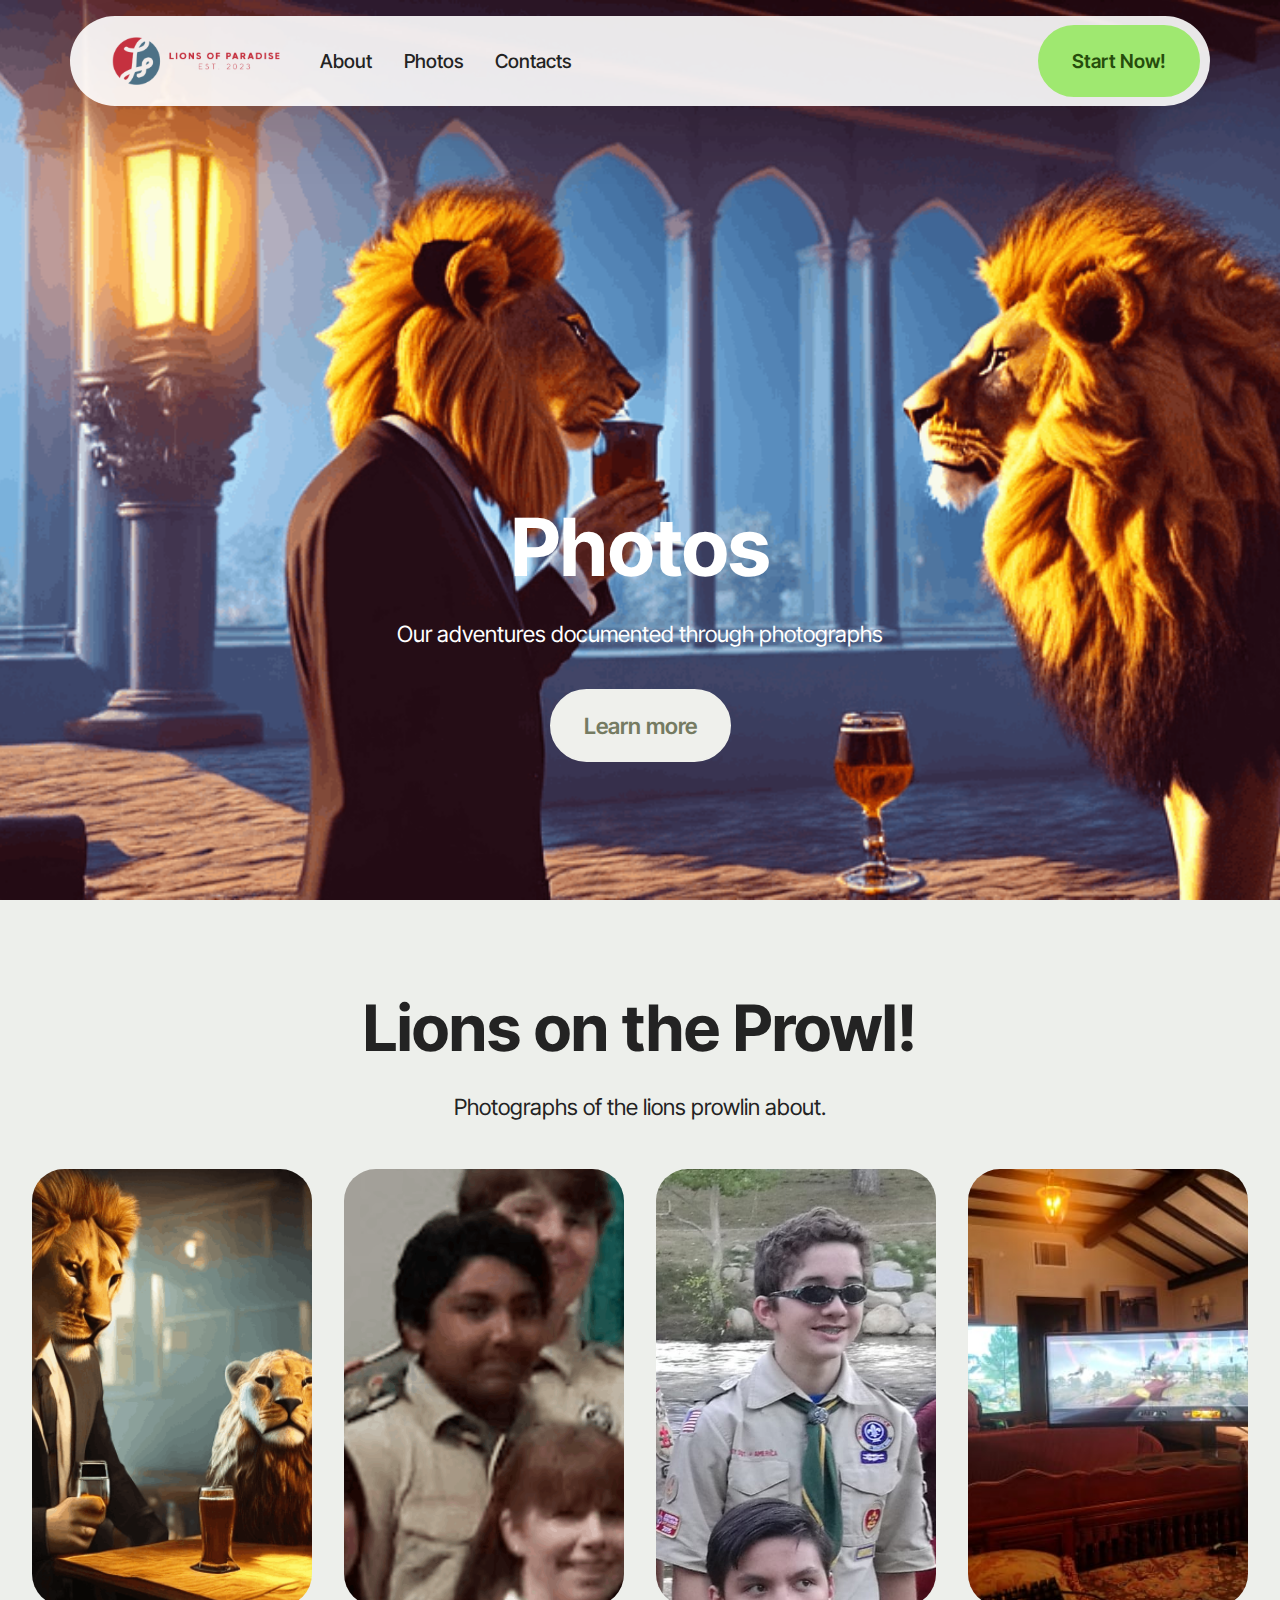
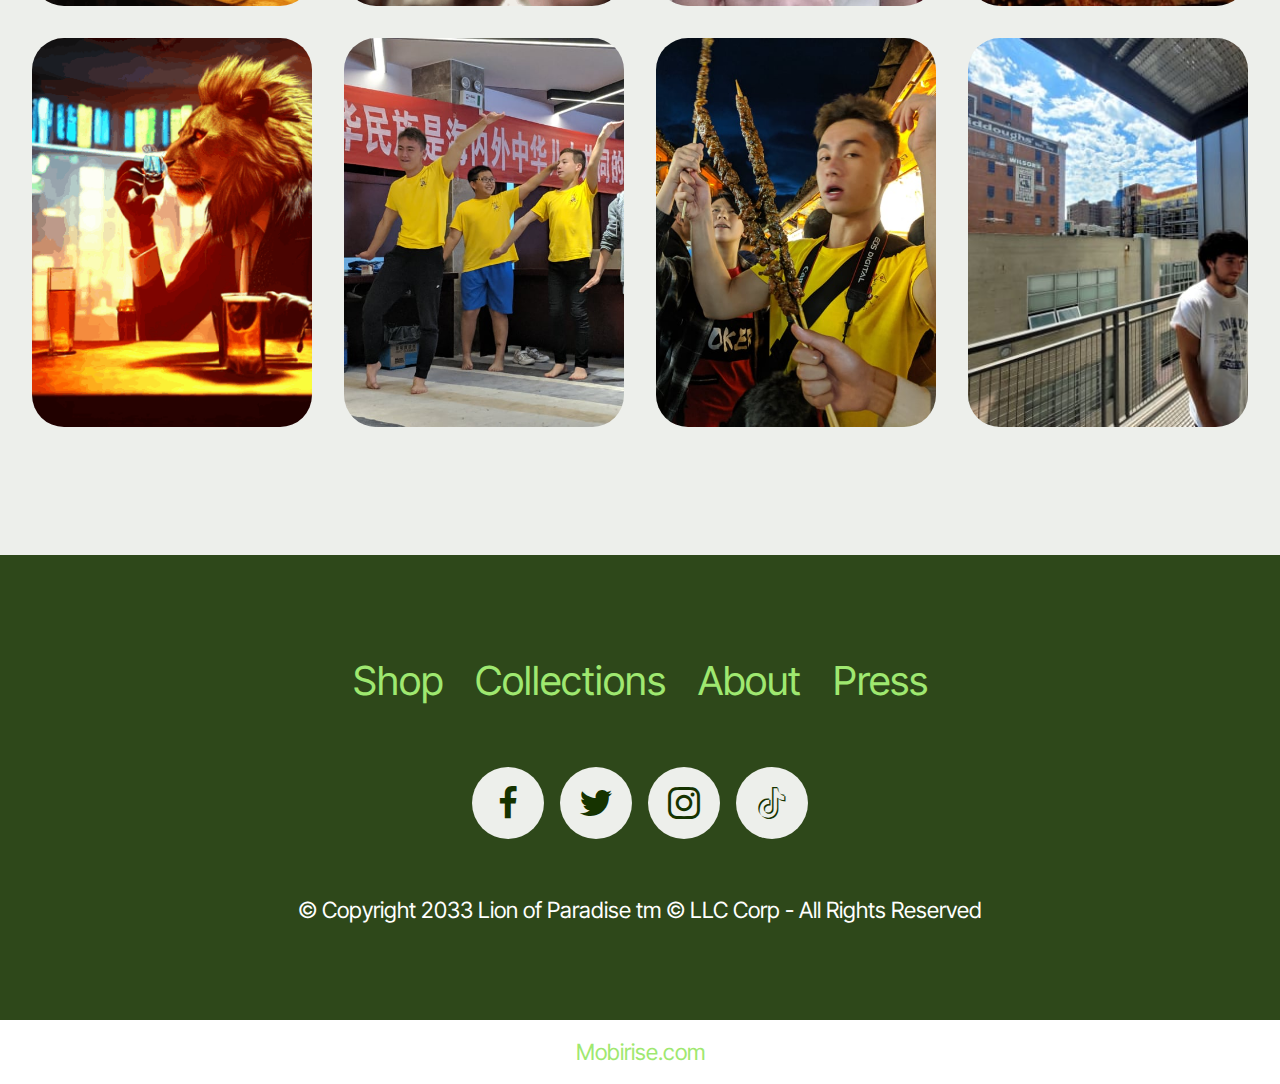
<file: page2.html>
<!DOCTYPE html>
<html  >
<head>
  <!-- Site made with Mobirise Website Builder v5.9.4, https://mobirise.com -->
  <meta charset="UTF-8">
  <meta http-equiv="X-UA-Compatible" content="IE=edge">
  <meta name="generator" content="Mobirise v5.9.4, mobirise.com">
  <meta name="viewport" content="width=device-width, initial-scale=1, minimum-scale=1">
  <link rel="shortcut icon" href="assets/images/lop-header-removebg-preview.png" type="image/x-icon">
  <meta name="description" content="">
  
  
  <title>Photos</title>
  <link rel="stylesheet" href="assets/web/assets/mobirise-icons2/mobirise2.css">
  <link rel="stylesheet" href="assets/bootstrap/css/bootstrap.min.css">
  <link rel="stylesheet" href="assets/bootstrap/css/bootstrap-grid.min.css">
  <link rel="stylesheet" href="assets/bootstrap/css/bootstrap-reboot.min.css">
  <link rel="stylesheet" href="assets/dropdown/css/style.css">
  <link rel="stylesheet" href="assets/socicon/css/styles.css">
  <link rel="stylesheet" href="assets/theme/css/style.css">
  <link rel="preload" href="https://fonts.googleapis.com/css?family=Inter+Tight:100,200,300,400,500,600,700,800,900,100i,200i,300i,400i,500i,600i,700i,800i,900i&display=swap" as="style" onload="this.onload=null;this.rel='stylesheet'">
  <noscript><link rel="stylesheet" href="https://fonts.googleapis.com/css?family=Inter+Tight:100,200,300,400,500,600,700,800,900,100i,200i,300i,400i,500i,600i,700i,800i,900i&display=swap"></noscript>
  <link rel="preload" as="style" href="assets/mobirise/css/mbr-additional.css"><link rel="stylesheet" href="assets/mobirise/css/mbr-additional.css" type="text/css">

  
  
  
</head>
<body>
  
  <section data-bs-version="5.1" class="menu menu1 cid-tPSxL6GA8z" once="menu" id="menu01-f">
	

	<nav class="navbar navbar-dropdown navbar-expand-lg">
		<div class="container">
			<div class="navbar-brand">
				<span class="navbar-logo">
					<a href="index.html">
						<img src="assets/images/lop-header-removebg-preview.png" alt="LOP Logo" style="height: 3rem;">
					</a>
				</span>
				
			</div>
			<button class="navbar-toggler" type="button" data-toggle="collapse" data-bs-toggle="collapse" data-target="#navbarSupportedContent" data-bs-target="#navbarSupportedContent" aria-controls="navbarNavAltMarkup" aria-expanded="false" aria-label="Toggle navigation">
				<div class="hamburger">
					<span></span>
					<span></span>
					<span></span>
					<span></span>
				</div>
			</button>
			<div class="collapse navbar-collapse" id="navbarSupportedContent">
				<ul class="navbar-nav nav-dropdown" data-app-modern-menu="true"><li class="nav-item">
						<a class="nav-link link text-black text-primary display-4" href="about.html">About</a>
					</li>
					<li class="nav-item">
						<a class="nav-link link text-black text-primary display-4" href="page2.html" aria-expanded="false">Photos</a>
					</li>
					<li class="nav-item">
						<a class="nav-link link text-black text-primary display-4" href="page3.html">Contacts</a>
					</li></ul>
				
				<div class="navbar-buttons mbr-section-btn"><a class="btn btn-primary display-4" href="https://i.pinimg.com/474x/29/3d/42/293d428503ad8dd0615c83e5b4ced973.jpg" target="_blank"> Start Now!</a></div>
			</div>
		</div>
	</nav>
</section>

<section data-bs-version="5.1" class="header10 cid-tQx9YOBQkD mbr-fullscreen" id="header10-k">
  
  
  <div class="container-fluid">
    <div class="row">
      <div class="content-wrap col-12 col-md-6">
        <h1 class="mbr-section-title mbr-fonts-style mbr-white mb-4 display-1">
          <strong>Photos</strong></h1>
        
        <p class="mbr-fonts-style mbr-text mbr-white mb-4 display-7">Our adventures documented through photographs</p>
        <div class="mbr-section-btn"><a class="btn btn-white display-7" href="https://media.tenor.com/jXe-ICvYQDEAAAAC/black-man-screaming.gif">Learn more</a></div>
      </div>
    </div>
  </div>
</section>

<section data-bs-version="5.1" class="gallery1 mbr-gallery cid-tQxb6ovvrX" id="gallery01-m">
    

    
    

    <div class="container-fluid">
        <div class="row justify-content-center">
            <div class="col-12 content-head">
                <div class="mb-5">
                    <h3 class="mbr-section-title mbr-fonts-style align-center m-0 display-2"><strong>Lions on the Prowl!</strong></h3>
                    <h4 class="mbr-section-subtitle mbr-fonts-style align-center mb-0 mt-4 display-7">Photographs of the lions prowlin about.</h4>
                </div>
            </div>
        </div>
        
        <div class="row mbr-gallery">
            <div class="col-12 col-md-6 col-lg-3 item gallery-image">
                <div class="item-wrapper mb-3" data-toggle="modal" data-bs-toggle="modal" data-target="#tQxuT7NkMK-modal" data-bs-target="#tQxuT7NkMK-modal">
                    <img class="w-100" src="assets/images/cheerz-lions-511x409.png" alt="Mobirise Website Builder" data-slide-to="0" data-bs-slide-to="0" data-target="#lb-tQxuT7NkMK" data-bs-target="#lb-tQxuT7NkMK">
                    <div class="icon-wrapper">
                        <span class="mobi-mbri mobi-mbri-search mbr-iconfont mbr-iconfont-btn"></span>
                    </div>
                </div>
                
            </div>
            <div class="col-12 col-md-6 col-lg-3 item gallery-image">
                <div class="item-wrapper mb-3" data-toggle="modal" data-bs-toggle="modal" data-target="#tQxuT7NkMK-modal" data-bs-target="#tQxuT7NkMK-modal">
                    <img class="w-100" src="assets/images/yungjonny-358x538.png" alt="Mobirise Website Builder" data-slide-to="1" data-bs-slide-to="1" data-target="#lb-tQxuT7NkMK" data-bs-target="#lb-tQxuT7NkMK">
                    <div class="icon-wrapper">
                        <span class="mobi-mbri mobi-mbri-search mbr-iconfont mbr-iconfont-btn"></span>
                    </div>
                </div>
                
            </div>
            <div class="col-12 col-md-6 col-lg-3 item gallery-image">
                <div class="item-wrapper mb-3" data-toggle="modal" data-bs-toggle="modal" data-target="#tQxuT7NkMK-modal" data-bs-target="#tQxuT7NkMK-modal">
                    <img class="w-100" src="assets/images/yugkev-511x678.jpg" alt="Mobirise Website Builder" data-slide-to="2" data-bs-slide-to="2" data-target="#lb-tQxuT7NkMK" data-bs-target="#lb-tQxuT7NkMK">
                    <div class="icon-wrapper">
                        <span class="mobi-mbri mobi-mbri-search mbr-iconfont mbr-iconfont-btn"></span>
                    </div>
                </div>
                
            </div>
            <div class="col-12 col-md-6 col-lg-3 item gallery-image">
                <div class="item-wrapper mb-3" data-toggle="modal" data-bs-toggle="modal" data-target="#tQxuT7NkMK-modal" data-bs-target="#tQxuT7NkMK-modal">
                    <img class="w-100" src="assets/images/warzone-511x383.jpg" alt="Mobirise Website Builder" data-slide-to="3" data-bs-slide-to="3" data-target="#lb-tQxuT7NkMK" data-bs-target="#lb-tQxuT7NkMK">
                    <div class="icon-wrapper">
                        <span class="mobi-mbri mobi-mbri-search mbr-iconfont mbr-iconfont-btn"></span>
                    </div>
                </div>
                
            </div>
            <div class="col-12 col-md-6 col-lg-3 item gallery-image">
                <div class="item-wrapper mb-3" data-toggle="modal" data-bs-toggle="modal" data-target="#tQxuT7NkMK-modal" data-bs-target="#tQxuT7NkMK-modal">
                    <img class="w-100" src="assets/images/colorful-whisklion-511x409.png" alt="Mobirise Website Builder" data-slide-to="4" data-bs-slide-to="4" data-target="#lb-tQxuT7NkMK" data-bs-target="#lb-tQxuT7NkMK">
                    <div class="icon-wrapper">
                        <span class="mobi-mbri mobi-mbri-search mbr-iconfont mbr-iconfont-btn"></span>
                    </div>
                </div>
                
            </div>
            <div class="col-12 col-md-6 col-lg-3 item gallery-image">
                <div class="item-wrapper mb-3" data-toggle="modal" data-bs-toggle="modal" data-target="#tQxuT7NkMK-modal" data-bs-target="#tQxuT7NkMK-modal">
                    <img class="w-100" src="assets/images/img-20190709-195637-511x681.jpg" alt="Mobirise Website Builder" data-slide-to="5" data-bs-slide-to="5" data-target="#lb-tQxuT7NkMK" data-bs-target="#lb-tQxuT7NkMK">
                    <div class="icon-wrapper">
                        <span class="mobi-mbri mobi-mbri-search mbr-iconfont mbr-iconfont-btn"></span>
                    </div>
                </div>
                
            </div>
            <div class="col-12 col-md-6 col-lg-3 item gallery-image">
                <div class="item-wrapper mb-3" data-toggle="modal" data-bs-toggle="modal" data-target="#tQxuT7NkMK-modal" data-bs-target="#tQxuT7NkMK-modal">
                    <img class="w-100" src="assets/images/img-20190711-204845-511x681.jpg" alt="Mobirise Website Builder" data-slide-to="6" data-bs-slide-to="6" data-target="#lb-tQxuT7NkMK" data-bs-target="#lb-tQxuT7NkMK">
                    <div class="icon-wrapper">
                        <span class="mobi-mbri mobi-mbri-search mbr-iconfont mbr-iconfont-btn"></span>
                    </div>
                </div>
                
            </div>
            <div class="col-12 col-md-6 col-lg-3 item gallery-image">
                <div class="item-wrapper mb-3" data-toggle="modal" data-bs-toggle="modal" data-target="#tQxuT7NkMK-modal" data-bs-target="#tQxuT7NkMK-modal">
                    <img class="w-100" src="assets/images/kev-lb-511x383.jpg" alt="Mobirise Website Builder" data-slide-to="7" data-bs-slide-to="7" data-target="#lb-tQxuT7NkMK" data-bs-target="#lb-tQxuT7NkMK">
                    <div class="icon-wrapper">
                        <span class="mobi-mbri mobi-mbri-search mbr-iconfont mbr-iconfont-btn"></span>
                    </div>
                </div>
                
            </div>
        </div>

        <div class="modal mbr-slider" tabindex="-1" role="dialog" aria-hidden="true" id="tQxuT7NkMK-modal">
            <div class="modal-dialog" role="document">
                <div class="modal-content">
                    <div class="modal-body">
                        <div class="carousel slide" data-pause="false" data-bs-pause="false" id="lb-tQxuT7NkMK" data-interval="5000" data-bs-interval="5000">
                            <div class="carousel-inner">
                                <div class="carousel-item active">
                                    <img class="d-block w-100" src="assets/images/cheerz-lions-511x409.png" alt="Mobirise Website Builder">
                                </div>
                                <div class="carousel-item">
                                    <img class="d-block w-100" src="assets/images/yungjonny-358x538.png" alt="Mobirise Website Builder">
                                </div>
                                <div class="carousel-item">
                                    <img class="d-block w-100" src="assets/images/yugkev-511x678.jpg" alt="Mobirise Website Builder">
                                </div>
                                <div class="carousel-item">
                                    <img class="d-block w-100" src="assets/images/warzone-511x383.jpg" alt="Mobirise Website Builder">
                                </div>
                                <div class="carousel-item">
                                    <img class="d-block w-100" src="assets/images/colorful-whisklion-511x409.png" alt="Mobirise Website Builder">
                                </div>
                                <div class="carousel-item">
                                    <img class="d-block w-100" src="assets/images/img-20190709-195637-511x681.jpg" alt="Mobirise Website Builder">
                                </div>
                                <div class="carousel-item">
                                    <img class="d-block w-100" src="assets/images/img-20190711-204845-511x681.jpg" alt="Mobirise Website Builder">
                                </div>
                                <div class="carousel-item">
                                    <img class="d-block w-100" src="assets/images/kev-lb-511x383.jpg" alt="Mobirise Website Builder">
                                </div>
                            </div>
                            <ol class="carousel-indicators">
                                <li data-slide-to="0" data-bs-slide-to="0" class="active" data-target="#lb-tQxuT7NkMK" data-bs-target="#lb-tQxuT7NkMK"></li>
                                <li data-slide-to="1" data-bs-slide-to="1" data-target="#lb-tQxuT7NkMK" data-bs-target="#lb-tQxuT7NkMK"></li>
                                <li data-slide-to="2" data-bs-slide-to="2" data-target="#lb-tQxuT7NkMK" data-bs-target="#lb-tQxuT7NkMK"></li>
                                <li data-slide-to="3" data-bs-slide-to="3" data-target="#lb-tQxuT7NkMK" data-bs-target="#lb-tQxuT7NkMK"></li>
                                <li data-slide-to="4" data-bs-slide-to="4" data-target="#lb-tQxuT7NkMK" data-bs-target="#lb-tQxuT7NkMK"></li>
                                <li data-slide-to="5" data-bs-slide-to="5" data-target="#lb-tQxuT7NkMK" data-bs-target="#lb-tQxuT7NkMK"></li>
                                <li data-slide-to="6" data-bs-slide-to="6" data-target="#lb-tQxuT7NkMK" data-bs-target="#lb-tQxuT7NkMK"></li>
                                <li data-slide-to="7" data-bs-slide-to="7" data-target="#lb-tQxuT7NkMK" data-bs-target="#lb-tQxuT7NkMK"></li>
                            </ol>
                            <a role="button" href="" class="close" data-dismiss="modal" data-bs-dismiss="modal" aria-label="Close">
                            </a>
                            <a class="carousel-control-prev carousel-control" role="button" data-slide="prev" data-bs-slide="prev" href="#lb-tQxuT7NkMK">
                                <span class="mobi-mbri mobi-mbri-arrow-prev" aria-hidden="true"></span>
                                <span class="sr-only visually-hidden">Previous</span>
                            </a>
                            <a class="carousel-control-next carousel-control" role="button" data-slide="next" data-bs-slide="next" href="#lb-tQxuT7NkMK">
                                <span class="mobi-mbri mobi-mbri-arrow-next" aria-hidden="true"></span>
                                <span class="sr-only visually-hidden">Next</span>
                            </a>
                        </div>
                    </div>
                </div>
            </div>
        </div>
    </div>
</section>

<section data-bs-version="5.1" class="footer3 programm5 cid-tPSfzx31sU" once="footers" id="footer03-g">

        

    

    <div class="container">
        <div class="row">

            <div class="row-links mb-4">
                <ul class="header-menu">
                  
                  
                  
                  
                <li class="header-menu-item mbr-fonts-style display-5">
                    <a href="#" class="text-primary">Shop</a>
                  </li><li class="header-menu-item mbr-fonts-style display-5">
                    <a href="#" class="text-primary">Collections</a>
                  </li><li class="header-menu-item mbr-fonts-style display-5">
                    <a href="#" class="text-primary">About</a>
                  </li><li class="header-menu-item mbr-fonts-style display-5">
                    <a href="#" class="text-primary">Press</a>
                  </li></ul>
              </div>

            <div class="col-12">
                <div class="social-row">
                    <div class="soc-item">
                        <a href="https://mobiri.se/" target="_blank">
                            <span class="mbr-iconfont socicon socicon-facebook display-7"></span>
                        </a>
                    </div>
                    <div class="soc-item">
                        <a href="https://mobiri.se/" target="_blank">
                            <span class="mbr-iconfont socicon-twitter socicon"></span>
                        </a>
                    </div>
                    <div class="soc-item">
                        <a href="https://mobiri.se/" target="_blank">
                            <span class="mbr-iconfont socicon-instagram socicon"></span>
                        </a>
                    </div>
                    <div class="soc-item">
                        <a href="https://media.tenor.com/jXe-ICvYQDEAAAAC/black-man-screaming.gif" target="_blank">
                            <span class="mbr-iconfont socicon-tiktok socicon"></span>
                        </a>
                    </div>
                    
                </div>
            </div>
            <div class="col-12 mt-5">
                <p class="mbr-fonts-style copyright display-7">
                    © Copyright 2033 Lion of Paradise tm © LLC Corp - All Rights Reserved
                </p>
            </div>
        </div>
    </div>
</section><section class="display-7" style="padding: 0;align-items: center;justify-content: center;flex-wrap: wrap;    align-content: center;display: flex;position: relative;height: 4rem;"><a href="https://mobiri.se/3081832" style="flex: 1 1;height: 4rem;position: absolute;width: 100%;z-index: 1;"><img alt="" style="height: 4rem;" src="[data-uri]"></a><p style="margin: 0;text-align: center;" class="display-7">&#8204;</p><a style="z-index:1" href="https://mobirise.com">Mobirise.com </a></section><script src="assets/bootstrap/js/bootstrap.bundle.min.js"></script>  <script src="assets/smoothscroll/smooth-scroll.js"></script>  <script src="assets/ytplayer/index.js"></script>  <script src="assets/dropdown/js/navbar-dropdown.js"></script>  <script src="assets/theme/js/script.js"></script>  
  
  
</body>
</html>
</file>
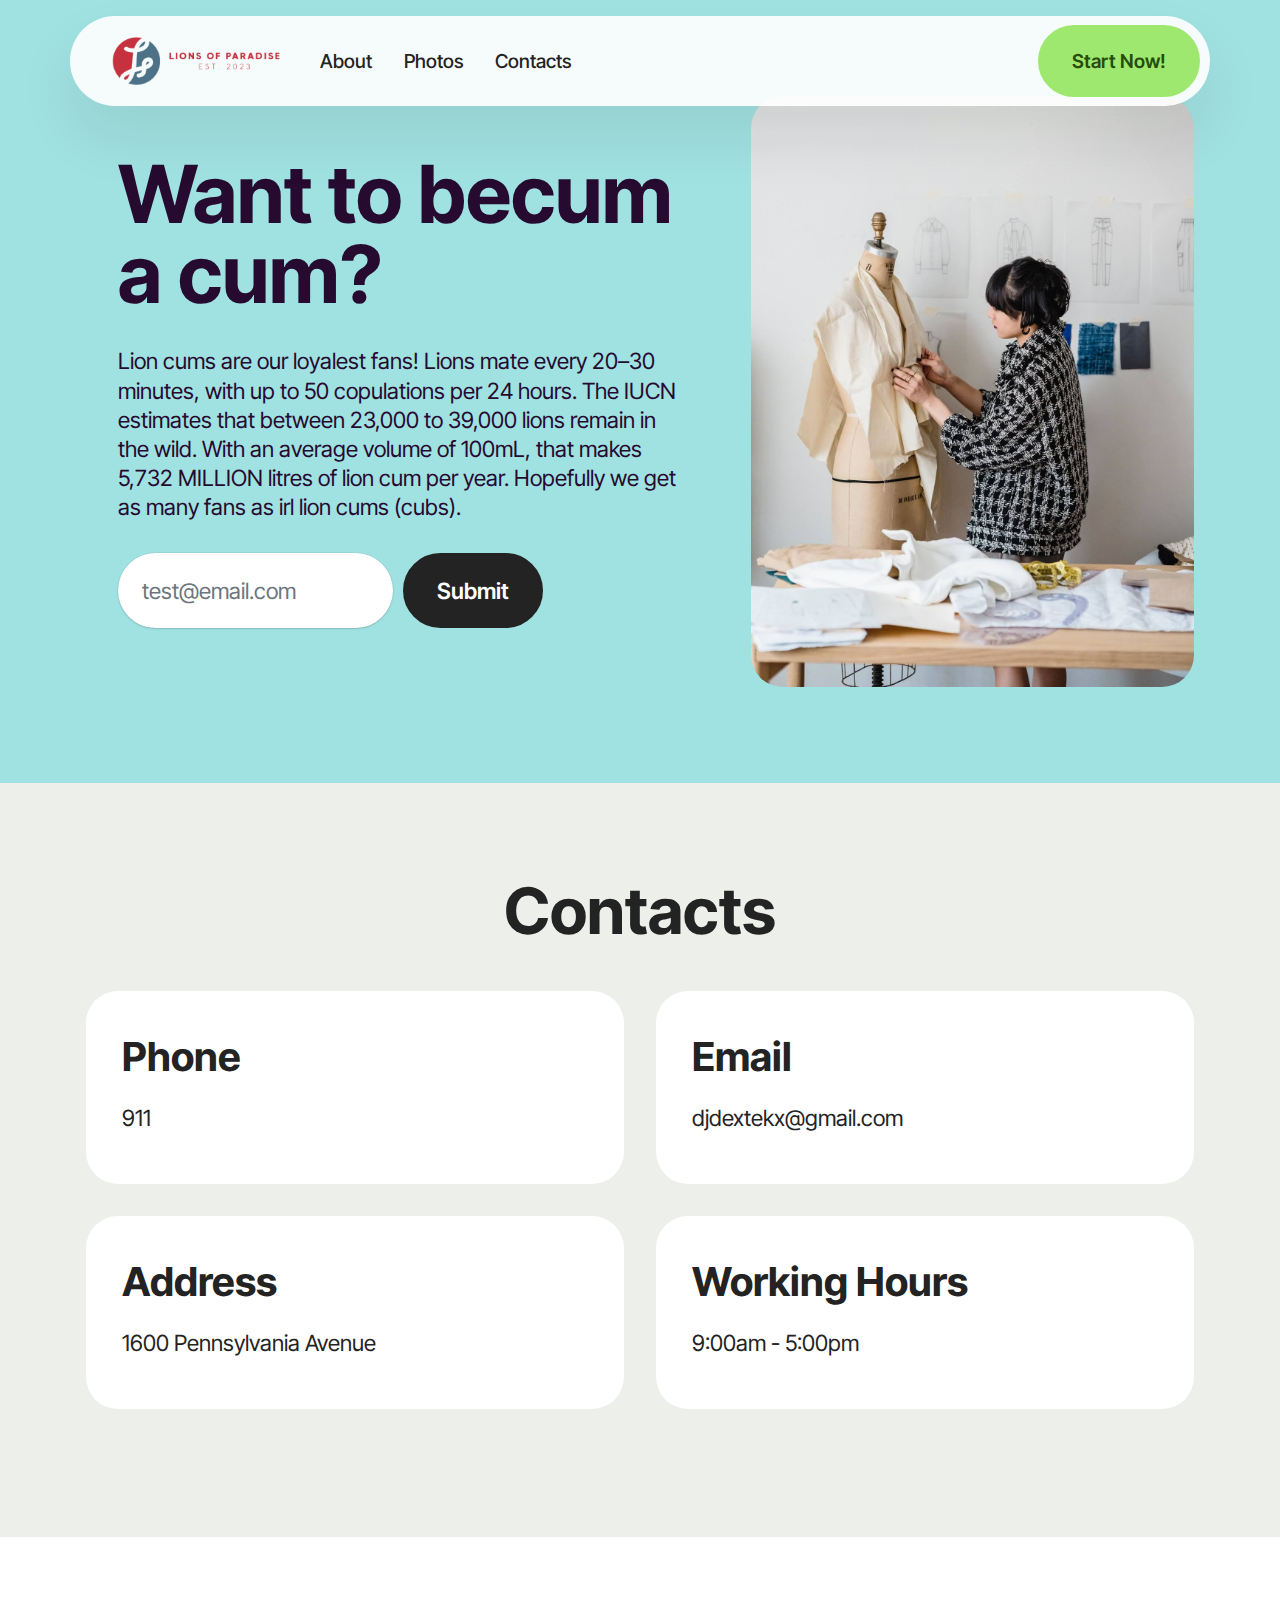
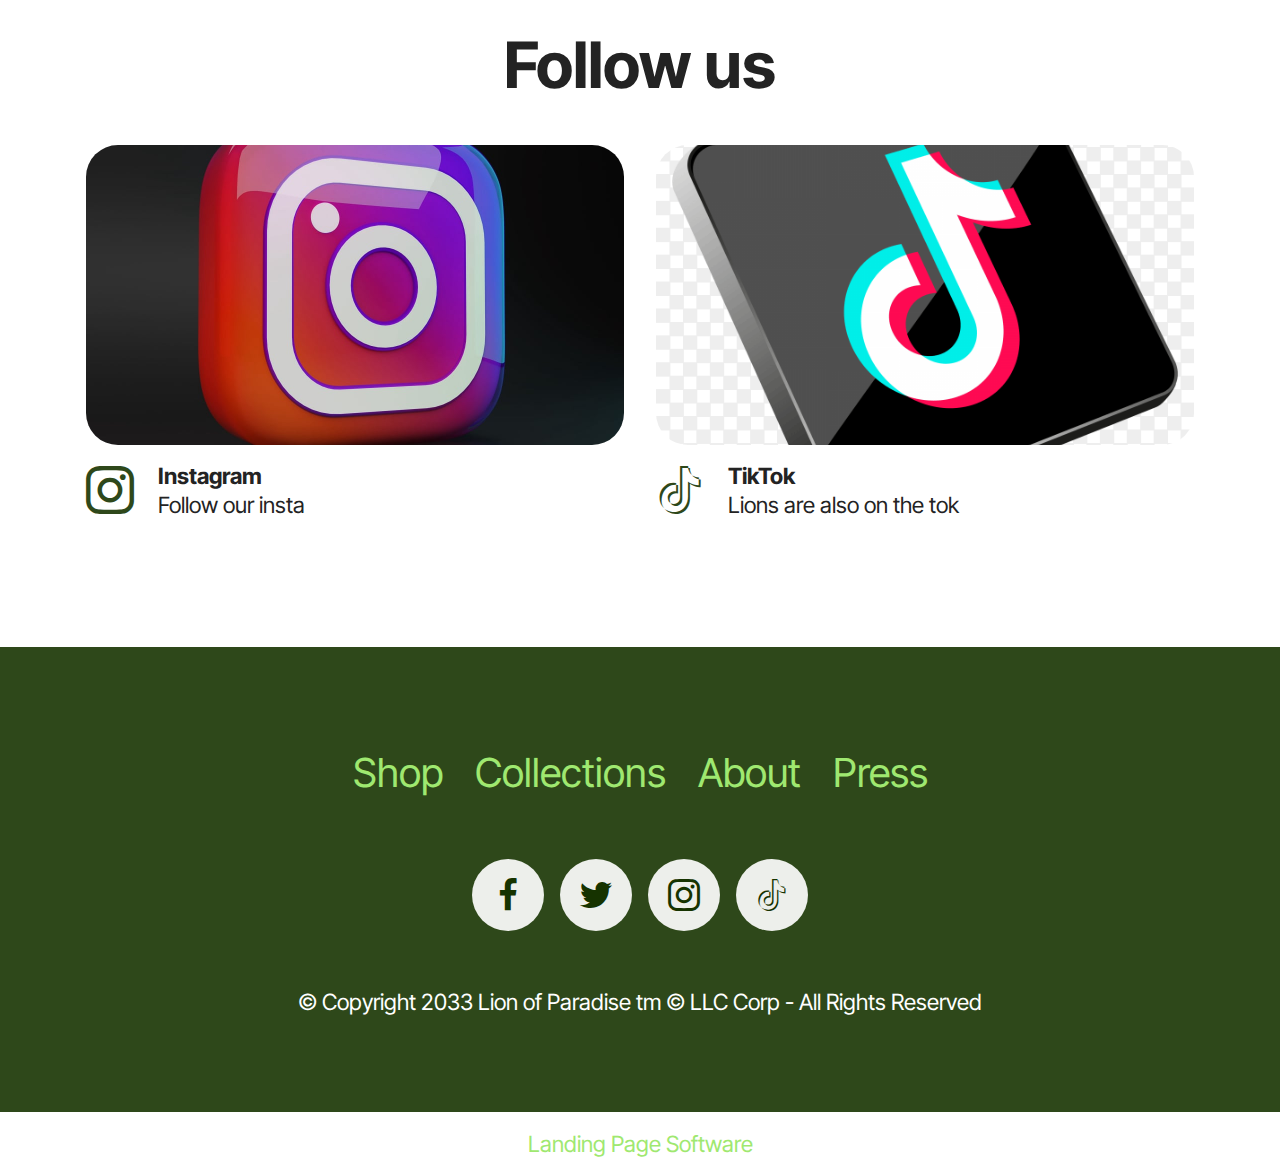
<file: page3.html>
<!DOCTYPE html>
<html  >
<head>
  <!-- Site made with Mobirise Website Builder v5.9.4, https://mobirise.com -->
  <meta charset="UTF-8">
  <meta http-equiv="X-UA-Compatible" content="IE=edge">
  <meta name="generator" content="Mobirise v5.9.4, mobirise.com">
  <meta name="viewport" content="width=device-width, initial-scale=1, minimum-scale=1">
  <link rel="shortcut icon" href="assets/images/lop-header-removebg-preview.png" type="image/x-icon">
  <meta name="description" content="">
  
  
  <title>Contact Us</title>
  <link rel="stylesheet" href="assets/web/assets/mobirise-icons2/mobirise2.css">
  <link rel="stylesheet" href="assets/bootstrap/css/bootstrap.min.css">
  <link rel="stylesheet" href="assets/bootstrap/css/bootstrap-grid.min.css">
  <link rel="stylesheet" href="assets/bootstrap/css/bootstrap-reboot.min.css">
  <link rel="stylesheet" href="assets/dropdown/css/style.css">
  <link rel="stylesheet" href="assets/socicon/css/styles.css">
  <link rel="stylesheet" href="assets/theme/css/style.css">
  <link rel="preload" href="https://fonts.googleapis.com/css?family=Inter+Tight:100,200,300,400,500,600,700,800,900,100i,200i,300i,400i,500i,600i,700i,800i,900i&display=swap" as="style" onload="this.onload=null;this.rel='stylesheet'">
  <noscript><link rel="stylesheet" href="https://fonts.googleapis.com/css?family=Inter+Tight:100,200,300,400,500,600,700,800,900,100i,200i,300i,400i,500i,600i,700i,800i,900i&display=swap"></noscript>
  <link rel="preload" as="style" href="assets/mobirise/css/mbr-additional.css"><link rel="stylesheet" href="assets/mobirise/css/mbr-additional.css" type="text/css">

  
  
  
</head>
<body>
  
  <section data-bs-version="5.1" class="menu menu1 cid-tPSxL6GA8z" once="menu" id="menu01-n">
	

	<nav class="navbar navbar-dropdown navbar-expand-lg">
		<div class="container">
			<div class="navbar-brand">
				<span class="navbar-logo">
					<a href="index.html">
						<img src="assets/images/lop-header-removebg-preview.png" alt="LOP Logo" style="height: 3rem;">
					</a>
				</span>
				
			</div>
			<button class="navbar-toggler" type="button" data-toggle="collapse" data-bs-toggle="collapse" data-target="#navbarSupportedContent" data-bs-target="#navbarSupportedContent" aria-controls="navbarNavAltMarkup" aria-expanded="false" aria-label="Toggle navigation">
				<div class="hamburger">
					<span></span>
					<span></span>
					<span></span>
					<span></span>
				</div>
			</button>
			<div class="collapse navbar-collapse" id="navbarSupportedContent">
				<ul class="navbar-nav nav-dropdown" data-app-modern-menu="true"><li class="nav-item">
						<a class="nav-link link text-black text-primary display-4" href="about.html">About</a>
					</li>
					<li class="nav-item">
						<a class="nav-link link text-black text-primary display-4" href="page2.html" aria-expanded="false">Photos</a>
					</li>
					<li class="nav-item">
						<a class="nav-link link text-black text-primary display-4" href="page3.html">Contacts</a>
					</li></ul>
				
				<div class="navbar-buttons mbr-section-btn"><a class="btn btn-primary display-4" href="https://i.pinimg.com/474x/29/3d/42/293d428503ad8dd0615c83e5b4ced973.jpg" target="_blank"> Start Now!</a></div>
			</div>
		</div>
	</nav>
</section>

<section data-bs-version="5.1" class="header8 cid-tQxdvAmKsQ" id="header08-q">
	

	

	<div class="container">
		<div class="row content-wrapper justify-content-center">
			<div class="col-lg-7 mbr-form">
				<div class="text-wrapper align-left" data-form-type="formoid">
					<form action="https://mobirise.eu/" method="POST" class="mbr-form form-with-styler" data-form-title="Form Name"><input type="hidden" name="email" data-form-email="true" value="FkOUusJFqceUo8MvLsB+keMMz1CrCRK49gJUfi/leUCn3Lf5Cv/NRoY1TyeinLqUL/kHMyCSXHoCZvfDEUSdgj9dpo2rRrD+4TpwmJf4ay0u5xRmzA3HcYWfMlAFY5CG">
						<div class="dragArea row">
							<div class="col-lg-12 col-md-12 col-sm-12">
								<h1 class="mbr-section-title mbr-fonts-style mb-4 display-1">
									<strong>Want to becum a cum?</strong></h1>
							</div>
							<div class="col-lg-12 col-md-12 col-sm-12">
								<p class="mbr-text mbr-fonts-style mb-4 display-7">
									Lion cums are our loyalest fans! Lions mate every 20–30 minutes, with up to 50 copulations per 24 hours. The IUCN estimates that between 23,000 to 39,000 lions remain in the wild. With an average volume of 100mL, that makes 5,732 MILLION litres of lion cum per year. Hopefully we get as many fans as irl lion cums (cubs).</p>
							</div>
							<div data-for="email" class="col-lg-6 col-md-6 col-sm-12">
								<input type="email" name="email" placeholder="test@email.com" data-form-field="email" class="form-control display-7" value="" id="email-header08-q">
							</div>
							<div class="col-auto mbr-section-btn"><button type="submit" class="w-100 btn btn-black display-7">Submit</button></div>
							<div class="row">
								<div hidden="hidden" data-form-alert="" class="alert alert-success col-12">Thanks for filling out the form!</div>
								<div hidden="hidden" data-form-alert-danger="" class="alert alert-danger col-12">
									Oops...! some problem!
								</div>
							</div>
						</div>
					</form>
				</div>
			</div>
			<div class="col-lg-5 col-12">
				<div class="image-wrapper">
					<a href="https://www.ukutulaagency.com/wp-content/uploads/2017/02/Leibniz-Institute-of-Zoo-and-Wildlife.pdf"><img class="w-100" src="assets/images/4.jpg" alt="Mobirise Website Builder"></a>
				</div>
			</div>
		</div>
	</div>
</section>

<section data-bs-version="5.1" class="contacts01 cid-tQxdF5udj1" id="contacts01-s">
    

    
    
    <div class="container">
        <div class="row justify-content-center">
            <div class="col-12 content-head">
                <div class="mbr-section-head mb-5">
                    <h3 class="mbr-section-title mbr-fonts-style align-center mb-0 display-2">
                        <strong>Contacts</strong>
                    </h3>
                    
                </div>
            </div>
        </div>
        <div class="row">
            <div class="item features-without-image col-12 col-md-6 active">
                <div class="item-wrapper">
                    <div class="text-wrapper">
                        <h6 class="card-title mbr-fonts-style mb-3 display-5">
                            <strong>Phone</strong>
                        </h6>
                        <p class="mbr-text mbr-fonts-style display-7">911</p>
                    </div>
                </div>
            </div>
            <div class="item features-without-image col-12 col-md-6">
                <div class="item-wrapper">
                    <div class="text-wrapper">
                        <h6 class="card-title mbr-fonts-style mb-3 display-5">
                            <strong>Email</strong>
                        </h6>
                        <p class="mbr-text mbr-fonts-style display-7">djdextekx@gmail.com</p>
                    </div>
                </div>
            </div>
            <div class="item features-without-image col-12 col-md-6">
                <div class="item-wrapper">
                    <div class="text-wrapper">
                        <h6 class="card-title mbr-fonts-style mb-3 display-5">
                            <strong>Address</strong>
                        </h6>
                        <p class="mbr-text mbr-fonts-style display-7">
                            1600 Pennsylvania Avenue
                        </p>
                    </div>
                </div>
            </div>
            <div class="item features-without-image col-12 col-md-6">
                <div class="item-wrapper">
                    <div class="text-wrapper">
                        <h6 class="card-title mbr-fonts-style mb-3 display-5">
                            <strong>Working Hours</strong>
                        </h6>
                        <p class="mbr-text mbr-fonts-style display-7">
                            9:00am - 5:00pm</p>
                    </div>
                </div>
            </div>
        </div>
    </div>
</section>

<section data-bs-version="5.1" class="social cid-tQxdCfhG5t" id="social01-r">
	

	
	
	<div class="container">
		<div class="row justify-content-center">
			<div class="col-12 content-head">
				<div class="mb-5">
					<h5 class="mbr-section-title mbr-fonts-style align-center mb-0 display-2">
						<strong>Follow us</strong>
					</h5>
					
				</div>
			</div>
		</div>
		<div class="row">
			<div class="item features-without-image col-12 col-md-6 col-lg-6">
				<div class="item-img mb-3">
					<img src="assets/images/mbr-1076x1076.jpg" alt="Mobirise Website Builder">
				</div>
				<div class="item-wrapper">
					<span class="mbr-iconfont m-auto socicon-instagram socicon"></span>
					<div class="card-box">
						<h4 class="card-title mbr-fonts-style mb-0 display-7">
							<strong>Instagram</strong>
						</h4>
						<h5 class="card-text mbr-fonts-style display-7">Follow our insta</h5>
					</div>
				</div>
			</div>
			<div class="item features-without-image col-12 col-md-6 col-lg-6">
				<div class="item-img mb-3">
					<img src="assets/images/tiktok-3d-social-media-icon-on-transparent-background-png-600x600.png" alt="Mobirise Website Builder">
				</div>
				<div class="item-wrapper">
					<span class="mbr-iconfont m-auto socicon-tiktok socicon"></span>
					<div class="card-box">
						<h4 class="card-title mbr-fonts-style mb-0 display-7">
							<strong>TikTok</strong>
						</h4>
						<h5 class="card-text mbr-fonts-style display-7">
							Lions are also on the tok</h5>
					</div>
				</div>
			</div>
		</div>
	</div>
</section>

<section data-bs-version="5.1" class="footer3 programm5 cid-tPSfzx31sU" once="footers" id="footer03-o">

        

    

    <div class="container">
        <div class="row">

            <div class="row-links mb-4">
                <ul class="header-menu">
                  
                  
                  
                  
                <li class="header-menu-item mbr-fonts-style display-5">
                    <a href="#" class="text-primary">Shop</a>
                  </li><li class="header-menu-item mbr-fonts-style display-5">
                    <a href="#" class="text-primary">Collections</a>
                  </li><li class="header-menu-item mbr-fonts-style display-5">
                    <a href="#" class="text-primary">About</a>
                  </li><li class="header-menu-item mbr-fonts-style display-5">
                    <a href="#" class="text-primary">Press</a>
                  </li></ul>
              </div>

            <div class="col-12">
                <div class="social-row">
                    <div class="soc-item">
                        <a href="https://mobiri.se/" target="_blank">
                            <span class="mbr-iconfont socicon socicon-facebook display-7"></span>
                        </a>
                    </div>
                    <div class="soc-item">
                        <a href="https://mobiri.se/" target="_blank">
                            <span class="mbr-iconfont socicon-twitter socicon"></span>
                        </a>
                    </div>
                    <div class="soc-item">
                        <a href="https://mobiri.se/" target="_blank">
                            <span class="mbr-iconfont socicon-instagram socicon"></span>
                        </a>
                    </div>
                    <div class="soc-item">
                        <a href="https://media.tenor.com/jXe-ICvYQDEAAAAC/black-man-screaming.gif" target="_blank">
                            <span class="mbr-iconfont socicon-tiktok socicon"></span>
                        </a>
                    </div>
                    
                </div>
            </div>
            <div class="col-12 mt-5">
                <p class="mbr-fonts-style copyright display-7">
                    © Copyright 2033 Lion of Paradise tm © LLC Corp - All Rights Reserved
                </p>
            </div>
        </div>
    </div>
</section><section class="display-7" style="padding: 0;align-items: center;justify-content: center;flex-wrap: wrap;    align-content: center;display: flex;position: relative;height: 4rem;"><a href="https://mobiri.se/3081832" style="flex: 1 1;height: 4rem;position: absolute;width: 100%;z-index: 1;"><img alt="" style="height: 4rem;" src="[data-uri]"></a><p style="margin: 0;text-align: center;" class="display-7">&#8204;</p><a style="z-index:1" href="https://mobirise.com/builder/landing-page-software.html">Landing Page Software</a></section><script src="assets/bootstrap/js/bootstrap.bundle.min.js"></script>  <script src="assets/smoothscroll/smooth-scroll.js"></script>  <script src="assets/ytplayer/index.js"></script>  <script src="assets/dropdown/js/navbar-dropdown.js"></script>  <script src="assets/theme/js/script.js"></script>  <script src="assets/formoid/formoid.min.js"></script>  
  
  
</body>
</html>
</file>
<file: assets/web/assets/mobirise-icons2/mobirise2.css>
@font-face {
  font-family: 'Moririse2';
  font-display: swap;
  src:  url('mobirise2.eot?f2bix4');
  src:  url('mobirise2.eot?f2bix4#iefix') format('embedded-opentype'),
    url('mobirise2.ttf?f2bix4') format('truetype'),
    url('mobirise2.woff?f2bix4') format('woff'),
    url('mobirise2.svg?f2bix4#mobirise2') format('svg');
  font-weight: normal;
  font-style: normal;
}

[class^="mobi-"], [class*=" mobi-"] {
  /* use !important to prevent issues with browser extensions that change fonts */
  font-family: 'Moririse2' !important;
  speak: none;
  font-style: normal;
  font-weight: normal;
  font-variant: normal;
  text-transform: none;
  line-height: 1;

  /* Better Font Rendering =========== */
  -webkit-font-smoothing: antialiased;
  -moz-osx-font-smoothing: grayscale;
}

.mobi-mbri-add-submenu:before {
  content: "\e900";
}
.mobi-mbri-alert:before {
  content: "\e901";
}
.mobi-mbri-align-center:before {
  content: "\e902";
}
.mobi-mbri-align-justify:before {
  content: "\e903";
}
.mobi-mbri-align-left:before {
  content: "\e904";
}
.mobi-mbri-align-right:before {
  content: "\e905";
}
.mobi-mbri-android:before {
  content: "\e906";
}
.mobi-mbri-apple:before {
  content: "\e907";
}
.mobi-mbri-arrow-down:before {
  content: "\e908";
}
.mobi-mbri-arrow-next:before {
  content: "\e909";
}
.mobi-mbri-arrow-prev:before {
  content: "\e90a";
}
.mobi-mbri-arrow-up:before {
  content: "\e90b";
}
.mobi-mbri-bold:before {
  content: "\e90c";
}
.mobi-mbri-bookmark:before {
  content: "\e90d";
}
.mobi-mbri-bootstrap:before {
  content: "\e90e";
}
.mobi-mbri-briefcase:before {
  content: "\e90f";
}
.mobi-mbri-browse:before {
  content: "\e910";
}
.mobi-mbri-bulleted-list:before {
  content: "\e911";
}
.mobi-mbri-calendar:before {
  content: "\e912";
}
.mobi-mbri-camera:before {
  content: "\e913";
}
.mobi-mbri-cart-add:before {
  content: "\e914";
}
.mobi-mbri-cart-full:before {
  content: "\e915";
}
.mobi-mbri-cash:before {
  content: "\e916";
}
.mobi-mbri-change-style:before {
  content: "\e917";
}
.mobi-mbri-chat:before {
  content: "\e918";
}
.mobi-mbri-clock:before {
  content: "\e919";
}
.mobi-mbri-close:before {
  content: "\e91a";
}
.mobi-mbri-cloud:before {
  content: "\e91b";
}
.mobi-mbri-code:before {
  content: "\e91c";
}
.mobi-mbri-contact-form:before {
  content: "\e91d";
}
.mobi-mbri-credit-card:before {
  content: "\e91e";
}
.mobi-mbri-cursor-click:before {
  content: "\e91f";
}
.mobi-mbri-cust-feedback:before {
  content: "\e920";
}
.mobi-mbri-database:before {
  content: "\e921";
}
.mobi-mbri-delivery:before {
  content: "\e922";
}
.mobi-mbri-desktop:before {
  content: "\e923";
}
.mobi-mbri-devices:before {
  content: "\e924";
}
.mobi-mbri-down:before {
  content: "\e925";
}
.mobi-mbri-download-2:before {
  content: "\e926";
}
.mobi-mbri-download:before {
  content: "\e927";
}
.mobi-mbri-drag-n-drop-2:before {
  content: "\e928";
}
.mobi-mbri-drag-n-drop:before {
  content: "\e929";
}
.mobi-mbri-edit-2:before {
  content: "\e92a";
}
.mobi-mbri-edit:before {
  content: "\e92b";
}
.mobi-mbri-error:before {
  content: "\e92c";
}
.mobi-mbri-extension:before {
  content: "\e92d";
}
.mobi-mbri-features:before {
  content: "\e92e";
}
.mobi-mbri-file:before {
  content: "\e92f";
}
.mobi-mbri-flag:before {
  content: "\e930";
}
.mobi-mbri-folder:before {
  content: "\e931";
}
.mobi-mbri-gift:before {
  content: "\e932";
}
.mobi-mbri-github:before {
  content: "\e933";
}
.mobi-mbri-globe-2:before {
  content: "\e934";
}
.mobi-mbri-globe:before {
  content: "\e935";
}
.mobi-mbri-growing-chart:before {
  content: "\e936";
}
.mobi-mbri-hearth:before {
  content: "\e937";
}
.mobi-mbri-help:before {
  content: "\e938";
}
.mobi-mbri-home:before {
  content: "\e939";
}
.mobi-mbri-hot-cup:before {
  content: "\e93a";
}
.mobi-mbri-idea:before {
  content: "\e93b";
}
.mobi-mbri-image-gallery:before {
  content: "\e93c";
}
.mobi-mbri-image-slider:before {
  content: "\e93d";
}
.mobi-mbri-info:before {
  content: "\e93e";
}
.mobi-mbri-italic:before {
  content: "\e93f";
}
.mobi-mbri-key:before {
  content: "\e940";
}
.mobi-mbri-laptop:before {
  content: "\e941";
}
.mobi-mbri-layers:before {
  content: "\e942";
}
.mobi-mbri-left-right:before {
  content: "\e943";
}
.mobi-mbri-left:before {
  content: "\e944";
}
.mobi-mbri-letter:before {
  content: "\e945";
}
.mobi-mbri-like:before {
  content: "\e946";
}
.mobi-mbri-link:before {
  content: "\e947";
}
.mobi-mbri-lock:before {
  content: "\e948";
}
.mobi-mbri-login:before {
  content: "\e949";
}
.mobi-mbri-logout:before {
  content: "\e94a";
}
.mobi-mbri-magic-stick:before {
  content: "\e94b";
}
.mobi-mbri-map-pin:before {
  content: "\e94c";
}
.mobi-mbri-menu:before {
  content: "\e94d";
}
.mobi-mbri-mobile-2:before {
  content: "\e94e";
}
.mobi-mbri-mobile-horizontal:before {
  content: "\e94f";
}
.mobi-mbri-mobile:before {
  content: "\e950";
}
.mobi-mbri-mobirise:before {
  content: "\e951";
}
.mobi-mbri-more-horizontal:before {
  content: "\e952";
}
.mobi-mbri-more-vertical:before {
  content: "\e953";
}
.mobi-mbri-music:before {
  content: "\e954";
}
.mobi-mbri-new-file:before {
  content: "\e955";
}
.mobi-mbri-numbered-list:before {
  content: "\e956";
}
.mobi-mbri-opened-folder:before {
  content: "\e957";
}
.mobi-mbri-pages:before {
  content: "\e958";
}
.mobi-mbri-paper-plane:before {
  content: "\e959";
}
.mobi-mbri-paperclip:before {
  content: "\e95a";
}
.mobi-mbri-phone:before {
  content: "\e95b";
}
.mobi-mbri-photo:before {
  content: "\e95c";
}
.mobi-mbri-photos:before {
  content: "\e95d";
}
.mobi-mbri-pin:before {
  content: "\e95e";
}
.mobi-mbri-play:before {
  content: "\e95f";
}
.mobi-mbri-plus:before {
  content: "\e960";
}
.mobi-mbri-preview:before {
  content: "\e961";
}
.mobi-mbri-print:before {
  content: "\e962";
}
.mobi-mbri-protect:before {
  content: "\e963";
}
.mobi-mbri-question:before {
  content: "\e964";
}
.mobi-mbri-quote-left:before {
  content: "\e965";
}
.mobi-mbri-quote-right:before {
  content: "\e966";
}
.mobi-mbri-redo:before {
  content: "\e967";
}
.mobi-mbri-refresh:before {
  content: "\e968";
}
.mobi-mbri-responsive-2:before {
  content: "\e969";
}
.mobi-mbri-responsive:before {
  content: "\e96a";
}
.mobi-mbri-right:before {
  content: "\e96b";
}
.mobi-mbri-rocket:before {
  content: "\e96c";
}
.mobi-mbri-sad-face:before {
  content: "\e96d";
}
.mobi-mbri-sale:before {
  content: "\e96e";
}
.mobi-mbri-save:before {
  content: "\e96f";
}
.mobi-mbri-search:before {
  content: "\e970";
}
.mobi-mbri-setting-2:before {
  content: "\e971";
}
.mobi-mbri-setting-3:before {
  content: "\e972";
}
.mobi-mbri-setting:before {
  content: "\e973";
}
.mobi-mbri-share:before {
  content: "\e974";
}
.mobi-mbri-shopping-bag:before {
  content: "\e975";
}
.mobi-mbri-shopping-basket:before {
  content: "\e976";
}
.mobi-mbri-shopping-cart:before {
  content: "\e977";
}
.mobi-mbri-sites:before {
  content: "\e978";
}
.mobi-mbri-smile-face:before {
  content: "\e979";
}
.mobi-mbri-speed:before {
  content: "\e97a";
}
.mobi-mbri-star:before {
  content: "\e97b";
}
.mobi-mbri-success:before {
  content: "\e97c";
}
.mobi-mbri-sun:before {
  content: "\e97d";
}
.mobi-mbri-sun2:before {
  content: "\e97e";
}
.mobi-mbri-tablet-vertical:before {
  content: "\e97f";
}
.mobi-mbri-tablet:before {
  content: "\e980";
}
.mobi-mbri-target:before {
  content: "\e981";
}
.mobi-mbri-timer:before {
  content: "\e982";
}
.mobi-mbri-to-ftp:before {
  content: "\e983";
}
.mobi-mbri-to-local-drive:before {
  content: "\e984";
}
.mobi-mbri-touch-swipe:before {
  content: "\e985";
}
.mobi-mbri-touch:before {
  content: "\e986";
}
.mobi-mbri-trash:before {
  content: "\e987";
}
.mobi-mbri-underline:before {
  content: "\e988";
}
.mobi-mbri-undo:before {
  content: "\e989";
}
.mobi-mbri-unlink:before {
  content: "\e98a";
}
.mobi-mbri-unlock:before {
  content: "\e98b";
}
.mobi-mbri-up-down:before {
  content: "\e98c";
}
.mobi-mbri-up:before {
  content: "\e98d";
}
.mobi-mbri-update:before {
  content: "\e98e";
}
.mobi-mbri-upload-2:before {
  content: "\e98f";
}
.mobi-mbri-upload:before {
  content: "\e990";
}
.mobi-mbri-user-2:before {
  content: "\e991";
}
.mobi-mbri-user:before {
  content: "\e992";
}
.mobi-mbri-users:before {
  content: "\e993";
}
.mobi-mbri-video-play:before {
  content: "\e994";
}
.mobi-mbri-video:before {
  content: "\e995";
}
.mobi-mbri-watch:before {
  content: "\e996";
}
.mobi-mbri-website-theme-2:before {
  content: "\e997";
}
.mobi-mbri-website-theme:before {
  content: "\e998";
}
.mobi-mbri-wifi:before {
  content: "\e999";
}
.mobi-mbri-windows:before {
  content: "\e99a";
}
.mobi-mbri-zoom-in:before {
  content: "\e99b";
}
.mobi-mbri-zoom-out:before {
  content: "\e99c";
}
</file>
<file: assets/dropdown/css/style.css>
.navbar-dropdown {
  left: 0;
  padding: 0;
  position: absolute;
  right: 0;
  top: 0;
  transition: all 0.45s ease;
  z-index: 1030;
  background: #282828; }
  .navbar-dropdown .navbar-logo {
    margin-right: 0.8rem;
    transition: margin 0.3s ease-in-out;
    vertical-align: middle; }
    .navbar-dropdown .navbar-logo img {
      height: 3.125rem;
      transition: all 0.3s ease-in-out; }
    .navbar-dropdown .navbar-logo.mbr-iconfont {
      font-size: 3.125rem;
      line-height: 3.125rem; }
  .navbar-dropdown .navbar-caption {
    font-weight: 700;
    white-space: normal;
    vertical-align: -4px;
    line-height: 3.125rem !important; }
    .navbar-dropdown .navbar-caption, .navbar-dropdown .navbar-caption:hover {
      color: inherit;
      text-decoration: none; }
  .navbar-dropdown .mbr-iconfont + .navbar-caption {
    vertical-align: -1px; }
  .navbar-dropdown.navbar-fixed-top {
    position: fixed; }
  .navbar-dropdown .navbar-brand span {
    vertical-align: -4px; }
  .navbar-dropdown.bg-color.transparent {
    background: none; }
  .navbar-dropdown.navbar-short .navbar-brand {
    padding: 0.625rem 0; }
    .navbar-dropdown.navbar-short .navbar-brand span {
      vertical-align: -1px; }
  .navbar-dropdown.navbar-short .navbar-caption {
    line-height: 2.375rem !important;
    vertical-align: -2px; }
  .navbar-dropdown.navbar-short .navbar-logo {
    margin-right: 0.5rem; }
    .navbar-dropdown.navbar-short .navbar-logo img {
      height: 2.375rem; }
    .navbar-dropdown.navbar-short .navbar-logo.mbr-iconfont {
      font-size: 2.375rem;
      line-height: 2.375rem; }
  .navbar-dropdown.navbar-short .mbr-table-cell {
    height: 3.625rem; }
  .navbar-dropdown .navbar-close {
    left: 0.6875rem;
    position: fixed;
    top: 0.75rem;
    z-index: 1000; }
  .navbar-dropdown .hamburger-icon {
    content: "";
    display: inline-block;
    vertical-align: middle;
    width: 16px;
    -webkit-box-shadow: 0 -6px 0 1px #282828,0 0 0 1px #282828,0 6px 0 1px #282828;
    -moz-box-shadow: 0 -6px 0 1px #282828,0 0 0 1px #282828,0 6px 0 1px #282828;
    box-shadow: 0 -6px 0 1px #282828,0 0 0 1px #282828,0 6px 0 1px #282828; }

.dropdown-menu .dropdown-toggle[data-toggle="dropdown-submenu"]::after {
  border-bottom: 0.35em solid transparent;
  border-left: 0.35em solid;
  border-right: 0;
  border-top: 0.35em solid transparent;
  margin-left: 0.3rem; }

.dropdown-menu .dropdown-item:focus {
  outline: 0; }

.nav-dropdown {
  font-size: 0.75rem;
  font-weight: 500;
  height: auto !important; }
  .nav-dropdown .nav-btn {
    padding-left: 1rem; }
  .nav-dropdown .link {
    margin: .667em 1.667em;
    font-weight: 500;
    padding: 0;
    transition: color .2s ease-in-out; }
    .nav-dropdown .link.dropdown-toggle {
      margin-right: 2.583em; }
      .nav-dropdown .link.dropdown-toggle::after {
        margin-left: .25rem;
        border-top: 0.35em solid;
        border-right: 0.35em solid transparent;
        border-left: 0.35em solid transparent;
        border-bottom: 0; }
      .nav-dropdown .link.dropdown-toggle[aria-expanded="true"] {
        margin: 0;
        padding: 0.667em 3.263em  0.667em 1.667em; }
  .nav-dropdown .link::after,
  .nav-dropdown .dropdown-item::after {
    color: inherit; }
  .nav-dropdown .btn {
    font-size: 0.75rem;
    font-weight: 700;
    letter-spacing: 0;
    margin-bottom: 0;
    padding-left: 1.25rem;
    padding-right: 1.25rem; }
  .nav-dropdown .dropdown-menu {
    border-radius: 0;
    border: 0;
    left: 0;
    margin: 0;
    padding-bottom: 1.25rem;
    padding-top: 1.25rem;
    position: relative; }
  .nav-dropdown .dropdown-submenu {
    margin-left: 0.125rem;
    top: 0; }
  .nav-dropdown .dropdown-item {
    font-weight: 500;
    line-height: 2;
    padding: 0.3846em 4.615em 0.3846em 1.5385em;
    position: relative;
    transition: color .2s ease-in-out, background-color .2s ease-in-out; }
    .nav-dropdown .dropdown-item::after {
      margin-top: -0.3077em;
      position: absolute;
      right: 1.1538em;
      top: 50%; }
    .nav-dropdown .dropdown-item:focus, .nav-dropdown .dropdown-item:hover {
      background: none; }

@media (max-width: 767px) {
  .nav-dropdown.navbar-toggleable-sm {
    bottom: 0;
    display: none;
    left: 0;
    overflow-x: hidden;
    position: fixed;
    top: 0;
    transform: translateX(-100%);
    -ms-transform: translateX(-100%);
    -webkit-transform: translateX(-100%);
    width: 18.75rem;
    z-index: 999; } }
.nav-dropdown.navbar-toggleable-xl {
  bottom: 0;
  display: none;
  left: 0;
  overflow-x: hidden;
  position: fixed;
  top: 0;
  transform: translateX(-100%);
  -ms-transform: translateX(-100%);
  -webkit-transform: translateX(-100%);
  width: 18.75rem;
  z-index: 999; }

.nav-dropdown-sm {
  display: block !important;
  overflow-x: hidden;
  overflow: auto;
  padding-top: 3.875rem; }
  .nav-dropdown-sm::after {
    content: "";
    display: block;
    height: 3rem;
    width: 100%; }
  .nav-dropdown-sm.collapse.in ~ .navbar-close {
    display: block !important; }
  .nav-dropdown-sm.collapsing, .nav-dropdown-sm.collapse.in {
    transform: translateX(0);
    -ms-transform: translateX(0);
    -webkit-transform: translateX(0);
    transition: all 0.25s ease-out;
    -webkit-transition: all 0.25s ease-out;
    background: #282828; }
  .nav-dropdown-sm.collapsing[aria-expanded="false"] {
    transform: translateX(-100%);
    -ms-transform: translateX(-100%);
    -webkit-transform: translateX(-100%); }
  .nav-dropdown-sm .nav-item {
    display: block;
    margin-left: 0 !important;
    padding-left: 0; }
  .nav-dropdown-sm .link,
  .nav-dropdown-sm .dropdown-item {
    border-top: 1px dotted rgba(255, 255, 255, 0.1);
    font-size: 0.8125rem;
    line-height: 1.6;
    margin: 0 !important;
    padding: 0.875rem 2.4rem 0.875rem 1.5625rem !important;
    position: relative;
    white-space: normal; }
    .nav-dropdown-sm .link:focus, .nav-dropdown-sm .link:hover,
    .nav-dropdown-sm .dropdown-item:focus,
    .nav-dropdown-sm .dropdown-item:hover {
      background: rgba(0, 0, 0, 0.2) !important;
      color: #c0a375; }
  .nav-dropdown-sm .nav-btn {
    position: relative;
    padding: 1.5625rem 1.5625rem 0 1.5625rem; }
    .nav-dropdown-sm .nav-btn::before {
      border-top: 1px dotted rgba(255, 255, 255, 0.1);
      content: "";
      left: 0;
      position: absolute;
      top: 0;
      width: 100%; }
    .nav-dropdown-sm .nav-btn + .nav-btn {
      padding-top: 0.625rem; }
      .nav-dropdown-sm .nav-btn + .nav-btn::before {
        display: none; }
  .nav-dropdown-sm .btn {
    padding: 0.625rem 0; }
  .nav-dropdown-sm .dropdown-toggle[data-toggle="dropdown-submenu"]::after {
    margin-left: .25rem;
    border-top: 0.35em solid;
    border-right: 0.35em solid transparent;
    border-left: 0.35em solid transparent;
    border-bottom: 0; }
  .nav-dropdown-sm .dropdown-toggle[data-toggle="dropdown-submenu"][aria-expanded="true"]::after {
    border-top: 0;
    border-right: 0.35em solid transparent;
    border-left: 0.35em solid transparent;
    border-bottom: 0.35em solid; }
  .nav-dropdown-sm .dropdown-menu {
    margin: 0;
    padding: 0;
    position: relative;
    top: 0;
    left: 0;
    width: 100%;
    border: 0;
    float: none;
    border-radius: 0;
    background: none; }
  .nav-dropdown-sm .dropdown-submenu {
    left: 100%;
    margin-left: 0.125rem;
    margin-top: -1.25rem;
    top: 0; }

.navbar-toggleable-sm .nav-dropdown .dropdown-menu {
  position: absolute; }

.navbar-toggleable-sm .nav-dropdown .dropdown-submenu {
  left: 100%;
  margin-left: 0.125rem;
  margin-top: -1.25rem;
  top: 0; }

.navbar-toggleable-sm.opened .nav-dropdown .dropdown-menu {
  position: relative; }

.navbar-toggleable-sm.opened .nav-dropdown .dropdown-submenu {
  left: 0;
  margin-left: 00rem;
  margin-top: 0rem;
  top: 0; }

.is-builder .nav-dropdown.collapsing {
  transition: none !important; }
</file>
<file: assets/socicon/css/styles.css>
@charset "UTF-8";

@font-face {
  font-family: 'Socicon';
  src:  url('../fonts/socicon.eot');
  src:  url('../fonts/socicon.eot?#iefix') format('embedded-opentype'),
    url('../fonts/socicon.woff2') format('woff2'),
    url('../fonts/socicon.ttf') format('truetype'),
    url('../fonts/socicon.woff') format('woff'),
    url('../fonts/socicon.svg#socicon') format('svg');
  font-weight: normal;
  font-style: normal;
  font-display: swap;
}

[data-icon]:before {
  font-family: "socicon" !important;
  content: attr(data-icon);
  font-style: normal !important;
  font-weight: normal !important;
  font-variant: normal !important;
  text-transform: none !important;
  speak: none;
  line-height: 1;
  -webkit-font-smoothing: antialiased;
  -moz-osx-font-smoothing: grayscale;
}

[class^="socicon-"], [class*=" socicon-"] {
  /* use !important to prevent issues with browser extensions that change fonts */
  font-family: 'Socicon' !important;
  speak: none;
  font-style: normal;
  font-weight: normal;
  font-variant: normal;
  text-transform: none;
  line-height: 1;

  /* Better Font Rendering =========== */
  -webkit-font-smoothing: antialiased;
  -moz-osx-font-smoothing: grayscale;
}

.socicon-eitaa:before {
  content: "\e97c";
}
.socicon-soroush:before {
  content: "\e97d";
}
.socicon-bale:before {
  content: "\e97e";
}
.socicon-zazzle:before {
  content: "\e97b";
}
.socicon-society6:before {
  content: "\e97a";
}
.socicon-redbubble:before {
  content: "\e979";
}
.socicon-avvo:before {
  content: "\e978";
}
.socicon-stitcher:before {
  content: "\e977";
}
.socicon-googlehangouts:before {
  content: "\e974";
}
.socicon-dlive:before {
  content: "\e975";
}
.socicon-vsco:before {
  content: "\e976";
}
.socicon-flipboard:before {
  content: "\e973";
}
.socicon-ubuntu:before {
  content: "\e958";
}
.socicon-artstation:before {
  content: "\e959";
}
.socicon-invision:before {
  content: "\e95a";
}
.socicon-torial:before {
  content: "\e95b";
}
.socicon-collectorz:before {
  content: "\e95c";
}
.socicon-seenthis:before {
  content: "\e95d";
}
.socicon-googleplaymusic:before {
  content: "\e95e";
}
.socicon-debian:before {
  content: "\e95f";
}
.socicon-filmfreeway:before {
  content: "\e960";
}
.socicon-gnome:before {
  content: "\e961";
}
.socicon-itchio:before {
  content: "\e962";
}
.socicon-jamendo:before {
  content: "\e963";
}
.socicon-mix:before {
  content: "\e964";
}
.socicon-sharepoint:before {
  content: "\e965";
}
.socicon-tinder:before {
  content: "\e966";
}
.socicon-windguru:before {
  content: "\e967";
}
.socicon-cdbaby:before {
  content: "\e968";
}
.socicon-elementaryos:before {
  content: "\e969";
}
.socicon-stage32:before {
  content: "\e96a";
}
.socicon-tiktok:before {
  content: "\e96b";
}
.socicon-gitter:before {
  content: "\e96c";
}
.socicon-letterboxd:before {
  content: "\e96d";
}
.socicon-threema:before {
  content: "\e96e";
}
.socicon-splice:before {
  content: "\e96f";
}
.socicon-metapop:before {
  content: "\e970";
}
.socicon-naver:before {
  content: "\e971";
}
.socicon-remote:before {
  content: "\e972";
}
.socicon-internet:before {
  content: "\e957";
}
.socicon-moddb:before {
  content: "\e94b";
}
.socicon-indiedb:before {
  content: "\e94c";
}
.socicon-traxsource:before {
  content: "\e94d";
}
.socicon-gamefor:before {
  content: "\e94e";
}
.socicon-pixiv:before {
  content: "\e94f";
}
.socicon-myanimelist:before {
  content: "\e950";
}
.socicon-blackberry:before {
  content: "\e951";
}
.socicon-wickr:before {
  content: "\e952";
}
.socicon-spip:before {
  content: "\e953";
}
.socicon-napster:before {
  content: "\e954";
}
.socicon-beatport:before {
  content: "\e955";
}
.socicon-hackerone:before {
  content: "\e956";
}
.socicon-hackernews:before {
  content: "\e946";
}
.socicon-smashwords:before {
  content: "\e947";
}
.socicon-kobo:before {
  content: "\e948";
}
.socicon-bookbub:before {
  content: "\e949";
}
.socicon-mailru:before {
  content: "\e94a";
}
.socicon-gitlab:before {
  content: "\e945";
}
.socicon-instructables:before {
  content: "\e944";
}
.socicon-portfolio:before {
  content: "\e943";
}
.socicon-codered:before {
  content: "\e940";
}
.socicon-origin:before {
  content: "\e941";
}
.socicon-nextdoor:before {
  content: "\e942";
}
.socicon-udemy:before {
  content: "\e93f";
}
.socicon-livemaster:before {
  content: "\e93e";
}
.socicon-crunchbase:before {
  content: "\e93b";
}
.socicon-homefy:before {
  content: "\e93c";
}
.socicon-calendly:before {
  content: "\e93d";
}
.socicon-realtor:before {
  content: "\e90f";
}
.socicon-tidal:before {
  content: "\e910";
}
.socicon-qobuz:before {
  content: "\e911";
}
.socicon-natgeo:before {
  content: "\e912";
}
.socicon-mastodon:before {
  content: "\e913";
}
.socicon-unsplash:before {
  content: "\e914";
}
.socicon-homeadvisor:before {
  content: "\e915";
}
.socicon-angieslist:before {
  content: "\e916";
}
.socicon-codepen:before {
  content: "\e917";
}
.socicon-slack:before {
  content: "\e918";
}
.socicon-openaigym:before {
  content: "\e919";
}
.socicon-logmein:before {
  content: "\e91a";
}
.socicon-fiverr:before {
  content: "\e91b";
}
.socicon-gotomeeting:before {
  content: "\e91c";
}
.socicon-aliexpress:before {
  content: "\e91d";
}
.socicon-guru:before {
  content: "\e91e";
}
.socicon-appstore:before {
  content: "\e91f";
}
.socicon-homes:before {
  content: "\e920";
}
.socicon-zoom:before {
  content: "\e921";
}
.socicon-alibaba:before {
  content: "\e922";
}
.socicon-craigslist:before {
  content: "\e923";
}
.socicon-wix:before {
  content: "\e924";
}
.socicon-redfin:before {
  content: "\e925";
}
.socicon-googlecalendar:before {
  content: "\e926";
}
.socicon-shopify:before {
  content: "\e927";
}
.socicon-freelancer:before {
  content: "\e928";
}
.socicon-seedrs:before {
  content: "\e929";
}
.socicon-bing:before {
  content: "\e92a";
}
.socicon-doodle:before {
  content: "\e92b";
}
.socicon-bonanza:before {
  content: "\e92c";
}
.socicon-squarespace:before {
  content: "\e92d";
}
.socicon-toptal:before {
  content: "\e92e";
}
.socicon-gust:before {
  content: "\e92f";
}
.socicon-ask:before {
  content: "\e930";
}
.socicon-trulia:before {
  content: "\e931";
}
.socicon-loomly:before {
  content: "\e932";
}
.socicon-ghost:before {
  content: "\e933";
}
.socicon-upwork:before {
  content: "\e934";
}
.socicon-fundable:before {
  content: "\e935";
}
.socicon-booking:before {
  content: "\e936";
}
.socicon-googlemaps:before {
  content: "\e937";
}
.socicon-zillow:before {
  content: "\e938";
}
.socicon-niconico:before {
  content: "\e939";
}
.socicon-toneden:before {
  content: "\e93a";
}
.socicon-augment:before {
  content: "\e908";
}
.socicon-bitbucket:before {
  content: "\e909";
}
.socicon-fyuse:before {
  content: "\e90a";
}
.socicon-yt-gaming:before {
  content: "\e90b";
}
.socicon-sketchfab:before {
  content: "\e90c";
}
.socicon-mobcrush:before {
  content: "\e90d";
}
.socicon-microsoft:before {
  content: "\e90e";
}
.socicon-pandora:before {
  content: "\e907";
}
.socicon-messenger:before {
  content: "\e906";
}
.socicon-gamewisp:before {
  content: "\e905";
}
.socicon-bloglovin:before {
  content: "\e904";
}
.socicon-tunein:before {
  content: "\e903";
}
.socicon-gamejolt:before {
  content: "\e901";
}
.socicon-trello:before {
  content: "\e902";
}
.socicon-spreadshirt:before {
  content: "\e900";
}
.socicon-500px:before {
  content: "\e000";
}
.socicon-8tracks:before {
  content: "\e001";
}
.socicon-airbnb:before {
  content: "\e002";
}
.socicon-alliance:before {
  content: "\e003";
}
.socicon-amazon:before {
  content: "\e004";
}
.socicon-amplement:before {
  content: "\e005";
}
.socicon-android:before {
  content: "\e006";
}
.socicon-angellist:before {
  content: "\e007";
}
.socicon-apple:before {
  content: "\e008";
}
.socicon-appnet:before {
  content: "\e009";
}
.socicon-baidu:before {
  content: "\e00a";
}
.socicon-bandcamp:before {
  content: "\e00b";
}
.socicon-battlenet:before {
  content: "\e00c";
}
.socicon-mixer:before {
  content: "\e00d";
}
.socicon-bebee:before {
  content: "\e00e";
}
.socicon-bebo:before {
  content: "\e00f";
}
.socicon-behance:before {
  content: "\e010";
}
.socicon-blizzard:before {
  content: "\e011";
}
.socicon-blogger:before {
  content: "\e012";
}
.socicon-buffer:before {
  content: "\e013";
}
.socicon-chrome:before {
  content: "\e014";
}
.socicon-coderwall:before {
  content: "\e015";
}
.socicon-curse:before {
  content: "\e016";
}
.socicon-dailymotion:before {
  content: "\e017";
}
.socicon-deezer:before {
  content: "\e018";
}
.socicon-delicious:before {
  content: "\e019";
}
.socicon-deviantart:before {
  content: "\e01a";
}
.socicon-diablo:before {
  content: "\e01b";
}
.socicon-digg:before {
  content: "\e01c";
}
.socicon-discord:before {
  content: "\e01d";
}
.socicon-disqus:before {
  content: "\e01e";
}
.socicon-douban:before {
  content: "\e01f";
}
.socicon-draugiem:before {
  content: "\e020";
}
.socicon-dribbble:before {
  content: "\e021";
}
.socicon-drupal:before {
  content: "\e022";
}
.socicon-ebay:before {
  content: "\e023";
}
.socicon-ello:before {
  content: "\e024";
}
.socicon-endomodo:before {
  content: "\e025";
}
.socicon-envato:before {
  content: "\e026";
}
.socicon-etsy:before {
  content: "\e027";
}
.socicon-facebook:before {
  content: "\e028";
}
.socicon-feedburner:before {
  content: "\e029";
}
.socicon-filmweb:before {
  content: "\e02a";
}
.socicon-firefox:before {
  content: "\e02b";
}
.socicon-flattr:before {
  content: "\e02c";
}
.socicon-flickr:before {
  content: "\e02d";
}
.socicon-formulr:before {
  content: "\e02e";
}
.socicon-forrst:before {
  content: "\e02f";
}
.socicon-foursquare:before {
  content: "\e030";
}
.socicon-friendfeed:before {
  content: "\e031";
}
.socicon-github:before {
  content: "\e032";
}
.socicon-goodreads:before {
  content: "\e033";
}
.socicon-google:before {
  content: "\e034";
}
.socicon-googlescholar:before {
  content: "\e035";
}
.socicon-googlegroups:before {
  content: "\e036";
}
.socicon-googlephotos:before {
  content: "\e037";
}
.socicon-googleplus:before {
  content: "\e038";
}
.socicon-grooveshark:before {
  content: "\e039";
}
.socicon-hackerrank:before {
  content: "\e03a";
}
.socicon-hearthstone:before {
  content: "\e03b";
}
.socicon-hellocoton:before {
  content: "\e03c";
}
.socicon-heroes:before {
  content: "\e03d";
}
.socicon-smashcast:before {
  content: "\e03e";
}
.socicon-horde:before {
  content: "\e03f";
}
.socicon-houzz:before {
  content: "\e040";
}
.socicon-icq:before {
  content: "\e041";
}
.socicon-identica:before {
  content: "\e042";
}
.socicon-imdb:before {
  content: "\e043";
}
.socicon-instagram:before {
  content: "\e044";
}
.socicon-issuu:before {
  content: "\e045";
}
.socicon-istock:before {
  content: "\e046";
}
.socicon-itunes:before {
  content: "\e047";
}
.socicon-keybase:before {
  content: "\e048";
}
.socicon-lanyrd:before {
  content: "\e049";
}
.socicon-lastfm:before {
  content: "\e04a";
}
.socicon-line:before {
  content: "\e04b";
}
.socicon-linkedin:before {
  content: "\e04c";
}
.socicon-livejournal:before {
  content: "\e04d";
}
.socicon-lyft:before {
  content: "\e04e";
}
.socicon-macos:before {
  content: "\e04f";
}
.socicon-mail:before {
  content: "\e050";
}
.socicon-medium:before {
  content: "\e051";
}
.socicon-meetup:before {
  content: "\e052";
}
.socicon-mixcloud:before {
  content: "\e053";
}
.socicon-modelmayhem:before {
  content: "\e054";
}
.socicon-mumble:before {
  content: "\e055";
}
.socicon-myspace:before {
  content: "\e056";
}
.socicon-newsvine:before {
  content: "\e057";
}
.socicon-nintendo:before {
  content: "\e058";
}
.socicon-npm:before {
  content: "\e059";
}
.socicon-odnoklassniki:before {
  content: "\e05a";
}
.socicon-openid:before {
  content: "\e05b";
}
.socicon-opera:before {
  content: "\e05c";
}
.socicon-outlook:before {
  content: "\e05d";
}
.socicon-overwatch:before {
  content: "\e05e";
}
.socicon-patreon:before {
  content: "\e05f";
}
.socicon-paypal:before {
  content: "\e060";
}
.socicon-periscope:before {
  content: "\e061";
}
.socicon-persona:before {
  content: "\e062";
}
.socicon-pinterest:before {
  content: "\e063";
}
.socicon-play:before {
  content: "\e064";
}
.socicon-player:before {
  content: "\e065";
}
.socicon-playstation:before {
  content: "\e066";
}
.socicon-pocket:before {
  content: "\e067";
}
.socicon-qq:before {
  content: "\e068";
}
.socicon-quora:before {
  content: "\e069";
}
.socicon-raidcall:before {
  content: "\e06a";
}
.socicon-ravelry:before {
  content: "\e06b";
}
.socicon-reddit:before {
  content: "\e06c";
}
.socicon-renren:before {
  content: "\e06d";
}
.socicon-researchgate:before {
  content: "\e06e";
}
.socicon-residentadvisor:before {
  content: "\e06f";
}
.socicon-reverbnation:before {
  content: "\e070";
}
.socicon-rss:before {
  content: "\e071";
}
.socicon-sharethis:before {
  content: "\e072";
}
.socicon-skype:before {
  content: "\e073";
}
.socicon-slideshare:before {
  content: "\e074";
}
.socicon-smugmug:before {
  content: "\e075";
}
.socicon-snapchat:before {
  content: "\e076";
}
.socicon-songkick:before {
  content: "\e077";
}
.socicon-soundcloud:before {
  content: "\e078";
}
.socicon-spotify:before {
  content: "\e079";
}
.socicon-stackexchange:before {
  content: "\e07a";
}
.socicon-stackoverflow:before {
  content: "\e07b";
}
.socicon-starcraft:before {
  content: "\e07c";
}
.socicon-stayfriends:before {
  content: "\e07d";
}
.socicon-steam:before {
  content: "\e07e";
}
.socicon-storehouse:before {
  content: "\e07f";
}
.socicon-strava:before {
  content: "\e080";
}
.socicon-streamjar:before {
  content: "\e081";
}
.socicon-stumbleupon:before {
  content: "\e082";
}
.socicon-swarm:before {
  content: "\e083";
}
.socicon-teamspeak:before {
  content: "\e084";
}
.socicon-teamviewer:before {
  content: "\e085";
}
.socicon-technorati:before {
  content: "\e086";
}
.socicon-telegram:before {
  content: "\e087";
}
.socicon-tripadvisor:before {
  content: "\e088";
}
.socicon-tripit:before {
  content: "\e089";
}
.socicon-triplej:before {
  content: "\e08a";
}
.socicon-tumblr:before {
  content: "\e08b";
}
.socicon-twitch:before {
  content: "\e08c";
}
.socicon-twitter:before {
  content: "\e08d";
}
.socicon-uber:before {
  content: "\e08e";
}
.socicon-ventrilo:before {
  content: "\e08f";
}
.socicon-viadeo:before {
  content: "\e090";
}
.socicon-viber:before {
  content: "\e091";
}
.socicon-viewbug:before {
  content: "\e092";
}
.socicon-vimeo:before {
  content: "\e093";
}
.socicon-vine:before {
  content: "\e094";
}
.socicon-vkontakte:before {
  content: "\e095";
}
.socicon-warcraft:before {
  content: "\e096";
}
.socicon-wechat:before {
  content: "\e097";
}
.socicon-weibo:before {
  content: "\e098";
}
.socicon-whatsapp:before {
  content: "\e099";
}
.socicon-wikipedia:before {
  content: "\e09a";
}
.socicon-windows:before {
  content: "\e09b";
}
.socicon-wordpress:before {
  content: "\e09c";
}
.socicon-wykop:before {
  content: "\e09d";
}
.socicon-xbox:before {
  content: "\e09e";
}
.socicon-xing:before {
  content: "\e09f";
}
.socicon-yahoo:before {
  content: "\e0a0";
}
.socicon-yammer:before {
  content: "\e0a1";
}
.socicon-yandex:before {
  content: "\e0a2";
}
.socicon-yelp:before {
  content: "\e0a3";
}
.socicon-younow:before {
  content: "\e0a4";
}
.socicon-youtube:before {
  content: "\e0a5";
}
.socicon-zapier:before {
  content: "\e0a6";
}
.socicon-zerply:before {
  content: "\e0a7";
}
.socicon-zomato:before {
  content: "\e0a8";
}
.socicon-zynga:before {
  content: "\e0a9";
}
</file>
<file: assets/theme/css/style.css>
@charset "UTF-8";
section {
  background-color: #ffffff;
}

body {
  font-style: normal;
  line-height: 1.5;
  font-weight: 400;
  color: #232323;
  position: relative;
}

button {
  background-color: transparent;
  border-color: transparent;
}

.embla__button,
.carousel-control {
  background-color: #edefea !important;
  opacity: 0.8 !important;
  color: #464845 !important;
  border-color: #edefea !important;
}

.carousel .close,
.modalWindow .close {
  background-color: #edefea !important;
  color: #464845 !important;
  border-color: #edefea !important;
  opacity: 0.8 !important;
}

.carousel .close:hover,
.modalWindow .close:hover {
  opacity: 1 !important;
}

.carousel-indicators li {
  background-color: #edefea !important;
  border: 2px solid #464845 !important;
}

.carousel-indicators li:hover,
.carousel-indicators li:active {
  opacity: 0.8 !important;
}

.embla__button:hover,
.carousel-control:hover {
  background-color: #edefea !important;
  opacity: 1 !important;
}

.modalWindow-video-container {
  height: 80%;
}

section,
.container,
.container-fluid {
  position: relative;
  word-wrap: break-word;
}

a.mbr-iconfont:hover {
  text-decoration: none;
}

.article .lead p,
.article .lead ul,
.article .lead ol,
.article .lead pre,
.article .lead blockquote {
  margin-bottom: 0;
}

a {
  font-style: normal;
  font-weight: 400;
  cursor: pointer;
}
a, a:hover {
  text-decoration: none;
}

.mbr-section-title {
  font-style: normal;
  line-height: 1.3;
}

.mbr-section-subtitle {
  line-height: 1.3;
}

.mbr-text {
  font-style: normal;
  line-height: 1.7;
}

h1,
h2,
h3,
h4,
h5,
h6,
.display-1,
.display-2,
.display-4,
.display-5,
.display-7,
span,
p,
a {
  line-height: 1;
  word-break: break-word;
  word-wrap: break-word;
  font-weight: 400;
}

b,
strong {
  font-weight: bold;
}

input:-webkit-autofill, input:-webkit-autofill:hover, input:-webkit-autofill:focus, input:-webkit-autofill:active {
  transition-delay: 9999s;
  -webkit-transition-property: background-color, color;
  transition-property: background-color, color;
}

textarea[type=hidden] {
  display: none;
}

section {
  background-position: 50% 50%;
  background-repeat: no-repeat;
  background-size: cover;
}
section .mbr-background-video,
section .mbr-background-video-preview {
  position: absolute;
  bottom: 0;
  left: 0;
  right: 0;
  top: 0;
}

.hidden {
  visibility: hidden;
}

.mbr-z-index20 {
  z-index: 20;
}

/*! Base colors */
.mbr-white {
  color: #ffffff;
}

.mbr-black {
  color: #111111;
}

.mbr-bg-white {
  background-color: #ffffff;
}

.mbr-bg-black {
  background-color: #000000;
}

/*! Text-aligns */
.align-left {
  text-align: left;
}

.align-center {
  text-align: center;
}

.align-right {
  text-align: right;
}

/*! Font-weight  */
.mbr-light {
  font-weight: 300;
}

.mbr-regular {
  font-weight: 400;
}

.mbr-semibold {
  font-weight: 500;
}

.mbr-bold {
  font-weight: 700;
}

/*! Media  */
.media-content {
  flex-basis: 100%;
}

.media-container-row {
  display: flex;
  flex-direction: row;
  flex-wrap: wrap;
  justify-content: center;
  align-content: center;
  align-items: start;
}
.media-container-row .media-size-item {
  width: 400px;
}

.media-container-column {
  display: flex;
  flex-direction: column;
  flex-wrap: wrap;
  justify-content: center;
  align-content: center;
  align-items: stretch;
}
.media-container-column > * {
  width: 100%;
}

@media (min-width: 992px) {
  .media-container-row {
    flex-wrap: nowrap;
  }
}
figure {
  margin-bottom: 0;
  overflow: hidden;
}

figure[mbr-media-size] {
  transition: width 0.1s;
}

img,
iframe {
  display: block;
  width: 100%;
}

.card {
  background-color: transparent;
  border: none;
}

.card-box {
  width: 100%;
}

.card-img {
  text-align: center;
  flex-shrink: 0;
  -webkit-flex-shrink: 0;
}

.media {
  max-width: 100%;
  margin: 0 auto;
}

.mbr-figure {
  align-self: center;
}

.media-container > div {
  max-width: 100%;
}

.mbr-figure img,
.card-img img {
  width: 100%;
}

@media (max-width: 991px) {
  .media-size-item {
    width: auto !important;
  }
  .media {
    width: auto;
  }
  .mbr-figure {
    width: 100% !important;
  }
}
/*! Buttons */
.mbr-section-btn {
  margin-left: -0.6rem;
  margin-right: -0.6rem;
  font-size: 0;
}

.btn {
  font-weight: 600;
  border-width: 1px;
  font-style: normal;
  margin: 0.6rem 0.6rem;
  white-space: normal;
  transition: all 0.2s ease-in-out;
  display: inline-flex;
  align-items: center;
  justify-content: center;
  word-break: break-word;
}

.btn-sm {
  font-weight: 600;
  letter-spacing: 0px;
  transition: all 0.3s ease-in-out;
}

.btn-md {
  font-weight: 600;
  letter-spacing: 0px;
  transition: all 0.3s ease-in-out;
}

.btn-lg {
  font-weight: 600;
  letter-spacing: 0px;
  transition: all 0.3s ease-in-out;
}

.btn-form {
  margin: 0;
}
.btn-form:hover {
  cursor: pointer;
}

nav .mbr-section-btn {
  margin-left: 0rem;
  margin-right: 0rem;
}

/*! Btn icon margin */
.btn .mbr-iconfont,
.btn.btn-sm .mbr-iconfont {
  order: 1;
  cursor: pointer;
  margin-left: 0.5rem;
  vertical-align: sub;
}

.btn.btn-md .mbr-iconfont,
.btn.btn-md .mbr-iconfont {
  margin-left: 0.8rem;
}

.mbr-regular {
  font-weight: 400;
}

.mbr-semibold {
  font-weight: 500;
}

.mbr-bold {
  font-weight: 700;
}

[type=submit] {
  -webkit-appearance: none;
}

/*! Full-screen */
.mbr-fullscreen .mbr-overlay {
  min-height: 100vh;
}

.mbr-fullscreen {
  display: flex;
  display: -moz-flex;
  display: -ms-flex;
  display: -o-flex;
  align-items: center;
  min-height: 100vh;
  padding-top: 3rem;
  padding-bottom: 3rem;
}

/*! Map */
.map {
  height: 25rem;
  position: relative;
}
.map iframe {
  width: 100%;
  height: 100%;
}

/*! Scroll to top arrow */
.mbr-arrow-up {
  bottom: 25px;
  right: 90px;
  position: fixed;
  text-align: right;
  z-index: 5000;
  color: #ffffff;
  font-size: 22px;
}

.mbr-arrow-up a {
  background: rgba(0, 0, 0, 0.2);
  border-radius: 50%;
  color: #fff;
  display: inline-block;
  height: 60px;
  width: 60px;
  border: 2px solid #fff;
  outline-style: none !important;
  position: relative;
  text-decoration: none;
  transition: all 0.3s ease-in-out;
  cursor: pointer;
  text-align: center;
}
.mbr-arrow-up a:hover {
  background-color: rgba(0, 0, 0, 0.4);
}
.mbr-arrow-up a i {
  line-height: 60px;
}

.mbr-arrow-up-icon {
  display: block;
  color: #fff;
}

.mbr-arrow-up-icon::before {
  content: "›";
  display: inline-block;
  font-family: serif;
  font-size: 22px;
  line-height: 1;
  font-style: normal;
  position: relative;
  top: 6px;
  left: -4px;
  transform: rotate(-90deg);
}

/*! Arrow Down */
.mbr-arrow {
  position: absolute;
  bottom: 45px;
  left: 50%;
  width: 60px;
  height: 60px;
  cursor: pointer;
  background-color: rgba(80, 80, 80, 0.5);
  border-radius: 50%;
  transform: translateX(-50%);
}
@media (max-width: 767px) {
  .mbr-arrow {
    display: none;
  }
}
.mbr-arrow > a {
  display: inline-block;
  text-decoration: none;
  outline-style: none;
  animation: arrowdown 1.7s ease-in-out infinite;
  color: #ffffff;
}
.mbr-arrow > a > i {
  position: absolute;
  top: -2px;
  left: 15px;
  font-size: 2rem;
}

#scrollToTop a i::before {
  content: "";
  position: absolute;
  display: block;
  border-bottom: 2.5px solid #fff;
  border-left: 2.5px solid #fff;
  width: 27.8%;
  height: 27.8%;
  left: 50%;
  top: 51%;
  transform: translateY(-30%) translateX(-50%) rotate(135deg);
}

@keyframes arrowdown {
  0% {
    transform: translateY(0px);
  }
  50% {
    transform: translateY(-5px);
  }
  100% {
    transform: translateY(0px);
  }
}
@media (max-width: 500px) {
  .mbr-arrow-up {
    left: 0;
    right: 0;
    text-align: center;
  }
}
/*Gradients animation*/
@keyframes gradient-animation {
  from {
    background-position: 0% 100%;
    animation-timing-function: ease-in-out;
  }
  to {
    background-position: 100% 0%;
    animation-timing-function: ease-in-out;
  }
}
.bg-gradient {
  background-size: 200% 200%;
  animation: gradient-animation 5s infinite alternate;
  -webkit-animation: gradient-animation 5s infinite alternate;
}

.menu .navbar-brand {
  display: -webkit-flex;
}
.menu .navbar-brand span {
  display: flex;
  display: -webkit-flex;
}
.menu .navbar-brand .navbar-caption-wrap {
  display: -webkit-flex;
}
.menu .navbar-brand .navbar-logo img {
  display: -webkit-flex;
  width: auto;
}
@media (min-width: 768px) and (max-width: 991px) {
  .menu .navbar-toggleable-sm .navbar-nav {
    display: -ms-flexbox;
  }
}
@media (max-width: 991px) {
  .menu .navbar-collapse {
    max-height: 93.5vh;
  }
  .menu .navbar-collapse.show {
    overflow: auto;
  }
}
@media (min-width: 992px) {
  .menu .navbar-nav.nav-dropdown {
    display: -webkit-flex;
  }
  .menu .navbar-toggleable-sm .navbar-collapse {
    display: -webkit-flex !important;
  }
  .menu .collapsed .navbar-collapse {
    max-height: 93.5vh;
  }
  .menu .collapsed .navbar-collapse.show {
    overflow: auto;
  }
}
@media (max-width: 767px) {
  .menu .navbar-collapse {
    max-height: 80vh;
  }
}

.nav-link .mbr-iconfont {
  margin-right: 0.5rem;
}

.navbar {
  display: -webkit-flex;
  -webkit-flex-wrap: wrap;
  -webkit-align-items: center;
  -webkit-justify-content: space-between;
}

.navbar-collapse {
  -webkit-flex-basis: 100%;
  -webkit-flex-grow: 1;
  -webkit-align-items: center;
}

.nav-dropdown .link {
  padding: 0.667em 1.667em !important;
  margin: 0 !important;
}

.nav {
  display: -webkit-flex;
  -webkit-flex-wrap: wrap;
}

.row {
  display: -webkit-flex;
  -webkit-flex-wrap: wrap;
}

.justify-content-center {
  -webkit-justify-content: center;
}

.form-inline {
  display: -webkit-flex;
}

.card-wrapper {
  -webkit-flex: 1;
}

.carousel-control {
  z-index: 10;
  display: -webkit-flex;
}

.carousel-controls {
  display: -webkit-flex;
}

.media {
  display: -webkit-flex;
}

.form-group:focus {
  outline: none;
}

.jq-selectbox__select {
  padding: 7px 0;
  position: relative;
}

.jq-selectbox__dropdown {
  overflow: hidden;
  border-radius: 10px;
  position: absolute;
  top: 100%;
  left: 0 !important;
  width: 100% !important;
}

.jq-selectbox__trigger-arrow {
  right: 0;
  transform: translateY(-50%);
}

.jq-selectbox li {
  padding: 1.07em 0.5em;
}

input[type=range] {
  padding-left: 0 !important;
  padding-right: 0 !important;
}

.modal-dialog,
.modal-content {
  height: 100%;
}

.modal-dialog .carousel-inner {
  height: calc(100vh - 1.75rem);
}
@media (max-width: 575px) {
  .modal-dialog .carousel-inner {
    height: calc(100vh - 1rem);
  }
}

.carousel-item {
  text-align: center;
}

.carousel-item img {
  margin: auto;
}

.navbar-toggler {
  align-self: flex-start;
  padding: 0.25rem 0.75rem;
  font-size: 1.25rem;
  line-height: 1;
  background: transparent;
  border: 1px solid transparent;
  border-radius: 0.25rem;
}

.navbar-toggler:focus,
.navbar-toggler:hover {
  text-decoration: none;
  box-shadow: none;
}

.navbar-toggler-icon {
  display: inline-block;
  width: 1.5em;
  height: 1.5em;
  vertical-align: middle;
  content: "";
  background: no-repeat center center;
  background-size: 100% 100%;
}

.navbar-toggler-left {
  position: absolute;
  left: 1rem;
}

.navbar-toggler-right {
  position: absolute;
  right: 1rem;
}

.card-img {
  width: auto;
}

.menu .navbar.collapsed:not(.beta-menu) {
  flex-direction: column;
}

.carousel-item.active,
.carousel-item-next,
.carousel-item-prev {
  display: flex;
}

.note-air-layout .dropup .dropdown-menu,
.note-air-layout .navbar-fixed-bottom .dropdown .dropdown-menu {
  bottom: initial !important;
}

html,
body {
  height: auto;
  min-height: 100vh;
}

.dropup .dropdown-toggle::after {
  display: none;
}

.form-asterisk {
  font-family: initial;
  position: absolute;
  top: -2px;
  font-weight: normal;
}

.form-control-label {
  position: relative;
  cursor: pointer;
  margin-bottom: 0.357em;
  padding: 0;
}

.alert {
  color: #ffffff;
  border-radius: 0;
  border: 0;
  font-size: 1.1rem;
  line-height: 1.5;
  margin-bottom: 1.875rem;
  padding: 1.25rem;
  position: relative;
  text-align: center;
}
.alert.alert-form::after {
  background-color: inherit;
  bottom: -7px;
  content: "";
  display: block;
  height: 14px;
  left: 50%;
  margin-left: -7px;
  position: absolute;
  transform: rotate(45deg);
  width: 14px;
}

.form-control {
  background-color: #ffffff;
  background-clip: border-box;
  color: #232323;
  line-height: 1rem !important;
  height: auto;
  padding: 1.2rem 2rem;
  transition: border-color 0.25s ease 0s;
  border: 1px solid transparent !important;
  border-radius: 4px;
  box-shadow: rgba(0, 0, 0, 0.07) 0px 1px 1px 0px, rgba(0, 0, 0, 0.07) 0px 1px 3px 0px, rgba(0, 0, 0, 0.03) 0px 0px 0px 1px;
}
.form-active .form-control:invalid {
  border-color: red;
}

.row > * {
  padding-right: 1rem;
  padding-left: 1rem;
}

form .row {
  margin-left: -0.6rem;
  margin-right: -0.6rem;
}
form .row [class*=col] {
  padding-left: 0.6rem;
  padding-right: 0.6rem;
}

form .mbr-section-btn {
  padding-left: 0.6rem;
  padding-right: 0.6rem;
}

form .form-check-input {
  margin-top: 0.5;
}

textarea.form-control {
  line-height: 1.5rem !important;
}

.form-group {
  margin-bottom: 1.2rem;
}

.form-control,
form .btn {
  min-height: 48px;
}

.gdpr-block label span.textGDPR input[name=gdpr] {
  top: 7px;
}

.form-control:focus {
  box-shadow: none;
}

:focus {
  outline: none;
}

.mbr-overlay {
  background-color: #000;
  bottom: 0;
  left: 0;
  opacity: 0.5;
  position: absolute;
  right: 0;
  top: 0;
  z-index: 0;
  pointer-events: none;
}

blockquote {
  font-style: italic;
  padding: 3rem;
  font-size: 1.09rem;
  position: relative;
  border-left: 3px solid;
}

ul,
ol,
pre,
blockquote {
  margin-bottom: 2.3125rem;
}

.mt-4 {
  margin-top: 2rem !important;
}

.mb-4 {
  margin-bottom: 2rem !important;
}

.container,
.container-fluid {
  padding-left: 16px;
  padding-right: 16px;
}

.row {
  margin-left: -16px;
  margin-right: -16px;
}
.row > [class*=col] {
  padding-left: 16px;
  padding-right: 16px;
}

@media (min-width: 992px) {
  .container-fluid {
    padding-left: 32px;
    padding-right: 32px;
  }
}
@media (max-width: 991px) {
  .mbr-container {
    padding-left: 16px;
    padding-right: 16px;
  }
}
.app-video-wrapper > img {
  opacity: 1;
}

.app-video-wrapper {
  background: transparent;
}

.item {
  position: relative;
}

.dropdown-menu .dropdown-menu {
  left: 100%;
}

.dropdown-item + .dropdown-menu {
  display: none;
}

.dropdown-item:hover + .dropdown-menu,
.dropdown-menu:hover {
  display: block;
}

@media (min-aspect-ratio: 16/9) {
  .mbr-video-foreground {
    height: 300% !important;
    top: -100% !important;
  }
}
@media (max-aspect-ratio: 16/9) {
  .mbr-video-foreground {
    width: 300% !important;
    left: -100% !important;
  }
}.engine {
	position: absolute;
	text-indent: -2400px;
	text-align: center;
	padding: 0;
	top: 0;
	left: -2400px;
}
</file>
<file: assets/mobirise/css/mbr-additional.css>
.btn {
  border-width: 2px;
}
img,
.card-wrap,
.card-wrapper,
.video-wrapper,
.mbr-figure iframe,
.google-map iframe,
.slide-content,
.plan,
.card,
.item-wrapper {
  border-radius: 2rem !important;
}
.video-wrapper {
  overflow: hidden;
}
body {
  font-family: Inter Tight;
}
.display-1 {
  font-family: 'Inter Tight', sans-serif;
  font-size: 5rem;
  line-height: 1;
}
.display-1 > .mbr-iconfont {
  font-size: 6.25rem;
}
.display-2 {
  font-family: 'Inter Tight', sans-serif;
  font-size: 4rem;
  line-height: 1;
}
.display-2 > .mbr-iconfont {
  font-size: 5rem;
}
.display-4 {
  font-family: 'Inter Tight', sans-serif;
  font-size: 1.2rem;
  line-height: 1.5;
}
.display-4 > .mbr-iconfont {
  font-size: 1.5rem;
}
.display-5 {
  font-family: 'Inter Tight', sans-serif;
  font-size: 2.5rem;
  line-height: 1.5;
}
.display-5 > .mbr-iconfont {
  font-size: 3.125rem;
}
.display-7 {
  font-family: 'Inter Tight', sans-serif;
  font-size: 1.4rem;
  line-height: 1.3;
}
.display-7 > .mbr-iconfont {
  font-size: 1.75rem;
}
/* ---- Fluid typography for mobile devices ---- */
/* 1.4 - font scale ratio ( bootstrap == 1.42857 ) */
/* 100vw - current viewport width */
/* (48 - 20)  48 == 48rem == 768px, 20 == 20rem == 320px(minimal supported viewport) */
/* 0.65 - min scale variable, may vary */
@media (max-width: 992px) {
  .display-1 {
    font-size: 4rem;
  }
}
@media (max-width: 768px) {
  .display-1 {
    font-size: 3.5rem;
    font-size: calc( 2.4rem + (5 - 2.4) * ((100vw - 20rem) / (48 - 20)));
    line-height: calc( 1.1 * (2.4rem + (5 - 2.4) * ((100vw - 20rem) / (48 - 20))));
  }
  .display-2 {
    font-size: 3.2rem;
    font-size: calc( 2.05rem + (4 - 2.05) * ((100vw - 20rem) / (48 - 20)));
    line-height: calc( 1.3 * (2.05rem + (4 - 2.05) * ((100vw - 20rem) / (48 - 20))));
  }
  .display-4 {
    font-size: 0.96rem;
    font-size: calc( 1.07rem + (1.2 - 1.07) * ((100vw - 20rem) / (48 - 20)));
    line-height: calc( 1.4 * (1.07rem + (1.2 - 1.07) * ((100vw - 20rem) / (48 - 20))));
  }
  .display-5 {
    font-size: 2rem;
    font-size: calc( 1.525rem + (2.5 - 1.525) * ((100vw - 20rem) / (48 - 20)));
    line-height: calc( 1.4 * (1.525rem + (2.5 - 1.525) * ((100vw - 20rem) / (48 - 20))));
  }
  .display-7 {
    font-size: 1.12rem;
    font-size: calc( 1.14rem + (1.4 - 1.14) * ((100vw - 20rem) / (48 - 20)));
    line-height: calc( 1.4 * (1.14rem + (1.4 - 1.14) * ((100vw - 20rem) / (48 - 20))));
  }
}
/* Buttons */
.btn {
  padding: 1.25rem 2rem;
  border-radius: 4px;
}
@media (max-width: 767px) {
  .btn {
    padding: 0.75rem 1.5rem;
  }
}
.btn-sm {
  padding: 0.6rem 1.2rem;
  border-radius: 4px;
}
.btn-md {
  padding: 0.6rem 1.2rem;
  border-radius: 4px;
}
.btn-lg {
  padding: 1.25rem 2rem;
  border-radius: 4px;
}
.bg-primary {
  background-color: #9fe870 !important;
}
.bg-success {
  background-color: #3a341c !important;
}
.bg-info {
  background-color: #320707 !important;
}
.bg-warning {
  background-color: #a0e2e1 !important;
}
.bg-danger {
  background-color: #ffea64 !important;
}
.btn-primary,
.btn-primary:active {
  background-color: #9fe870 !important;
  border-color: #9fe870 !important;
  color: #264d0c !important;
  box-shadow: none;
}
.btn-primary:hover,
.btn-primary:focus,
.btn-primary.focus,
.btn-primary.active {
  color: inherit;
  background-color: #bcef9c !important;
  border-color: #bcef9c !important;
  box-shadow: none;
}
.btn-primary.disabled,
.btn-primary:disabled {
  color: #264d0c !important;
  background-color: #bcef9c !important;
  border-color: #bcef9c !important;
}
.btn-secondary,
.btn-secondary:active {
  background-color: #ffd7ef !important;
  border-color: #ffd7ef !important;
  color: #d70081 !important;
  box-shadow: none;
}
.btn-secondary:hover,
.btn-secondary:focus,
.btn-secondary.focus,
.btn-secondary.active {
  color: inherit;
  background-color: #ffffff !important;
  border-color: #ffffff !important;
  box-shadow: none;
}
.btn-secondary.disabled,
.btn-secondary:disabled {
  color: #d70081 !important;
  background-color: #ffffff !important;
  border-color: #ffffff !important;
}
.btn-info,
.btn-info:active {
  background-color: #320707 !important;
  border-color: #320707 !important;
  color: #ffffff !important;
  box-shadow: none;
}
.btn-info:hover,
.btn-info:focus,
.btn-info.focus,
.btn-info.active {
  color: inherit;
  background-color: #5f0d0d !important;
  border-color: #5f0d0d !important;
  box-shadow: none;
}
.btn-info.disabled,
.btn-info:disabled {
  color: #ffffff !important;
  background-color: #5f0d0d !important;
  border-color: #5f0d0d !important;
}
.btn-success,
.btn-success:active {
  background-color: #3a341c !important;
  border-color: #3a341c !important;
  color: #ffffff !important;
  box-shadow: none;
}
.btn-success:hover,
.btn-success:focus,
.btn-success.focus,
.btn-success.active {
  color: inherit;
  background-color: #5c532d !important;
  border-color: #5c532d !important;
  box-shadow: none;
}
.btn-success.disabled,
.btn-success:disabled {
  color: #ffffff !important;
  background-color: #5c532d !important;
  border-color: #5c532d !important;
}
.btn-warning,
.btn-warning:active {
  background-color: #a0e2e1 !important;
  border-color: #a0e2e1 !important;
  color: #1f6463 !important;
  box-shadow: none;
}
.btn-warning:hover,
.btn-warning:focus,
.btn-warning.focus,
.btn-warning.active {
  color: inherit;
  background-color: #c7eeed !important;
  border-color: #c7eeed !important;
  box-shadow: none;
}
.btn-warning.disabled,
.btn-warning:disabled {
  color: #1f6463 !important;
  background-color: #c7eeed !important;
  border-color: #c7eeed !important;
}
.btn-danger,
.btn-danger:active {
  background-color: #ffea64 !important;
  border-color: #ffea64 !important;
  color: #645600 !important;
  box-shadow: none;
}
.btn-danger:hover,
.btn-danger:focus,
.btn-danger.focus,
.btn-danger.active {
  color: inherit;
  background-color: #fff197 !important;
  border-color: #fff197 !important;
  box-shadow: none;
}
.btn-danger.disabled,
.btn-danger:disabled {
  color: #645600 !important;
  background-color: #fff197 !important;
  border-color: #fff197 !important;
}
.btn-white,
.btn-white:active {
  background-color: #eff0ec !important;
  border-color: #eff0ec !important;
  color: #757b62 !important;
  box-shadow: none;
}
.btn-white:hover,
.btn-white:focus,
.btn-white.focus,
.btn-white.active {
  color: inherit;
  background-color: #ffffff !important;
  border-color: #ffffff !important;
  box-shadow: none;
}
.btn-white.disabled,
.btn-white:disabled {
  color: #757b62 !important;
  background-color: #ffffff !important;
  border-color: #ffffff !important;
}
.btn-black,
.btn-black:active {
  background-color: #232323 !important;
  border-color: #232323 !important;
  color: #ffffff !important;
  box-shadow: none;
}
.btn-black:hover,
.btn-black:focus,
.btn-black.focus,
.btn-black.active {
  color: inherit;
  background-color: #3d3d3d !important;
  border-color: #3d3d3d !important;
  box-shadow: none;
}
.btn-black.disabled,
.btn-black:disabled {
  color: #ffffff !important;
  background-color: #3d3d3d !important;
  border-color: #3d3d3d !important;
}
.btn-primary-outline,
.btn-primary-outline:active {
  background-color: transparent !important;
  border-color: #9fe870;
  color: #9fe870;
}
.btn-primary-outline:hover,
.btn-primary-outline:focus,
.btn-primary-outline.focus,
.btn-primary-outline.active {
  color: #6ddc25 !important;
  background-color: transparent !important;
  border-color: #6ddc25 !important;
  box-shadow: none !important;
}
.btn-primary-outline.disabled,
.btn-primary-outline:disabled {
  color: #264d0c !important;
  background-color: #9fe870 !important;
  border-color: #9fe870 !important;
}
.btn-secondary-outline,
.btn-secondary-outline:active {
  background-color: transparent !important;
  border-color: #ffd7ef;
  color: #ffd7ef;
}
.btn-secondary-outline:hover,
.btn-secondary-outline:focus,
.btn-secondary-outline.focus,
.btn-secondary-outline.active {
  color: #ff80cc !important;
  background-color: transparent !important;
  border-color: #ff80cc !important;
  box-shadow: none !important;
}
.btn-secondary-outline.disabled,
.btn-secondary-outline:disabled {
  color: #d70081 !important;
  background-color: #ffd7ef !important;
  border-color: #ffd7ef !important;
}
.btn-info-outline,
.btn-info-outline:active {
  background-color: transparent !important;
  border-color: #320707;
  color: #320707;
}
.btn-info-outline:hover,
.btn-info-outline:focus,
.btn-info-outline.focus,
.btn-info-outline.active {
  color: #000000 !important;
  background-color: transparent !important;
  border-color: #000000 !important;
  box-shadow: none !important;
}
.btn-info-outline.disabled,
.btn-info-outline:disabled {
  color: #ffffff !important;
  background-color: #320707 !important;
  border-color: #320707 !important;
}
.btn-success-outline,
.btn-success-outline:active {
  background-color: transparent !important;
  border-color: #3a341c;
  color: #3a341c;
}
.btn-success-outline:hover,
.btn-success-outline:focus,
.btn-success-outline.focus,
.btn-success-outline.active {
  color: #000000 !important;
  background-color: transparent !important;
  border-color: #000000 !important;
  box-shadow: none !important;
}
.btn-success-outline.disabled,
.btn-success-outline:disabled {
  color: #ffffff !important;
  background-color: #3a341c !important;
  border-color: #3a341c !important;
}
.btn-warning-outline,
.btn-warning-outline:active {
  background-color: transparent !important;
  border-color: #a0e2e1;
  color: #a0e2e1;
}
.btn-warning-outline:hover,
.btn-warning-outline:focus,
.btn-warning-outline.focus,
.btn-warning-outline.active {
  color: #5ececc !important;
  background-color: transparent !important;
  border-color: #5ececc !important;
  box-shadow: none !important;
}
.btn-warning-outline.disabled,
.btn-warning-outline:disabled {
  color: #1f6463 !important;
  background-color: #a0e2e1 !important;
  border-color: #a0e2e1 !important;
}
.btn-danger-outline,
.btn-danger-outline:active {
  background-color: transparent !important;
  border-color: #ffea64;
  color: #ffea64;
}
.btn-danger-outline:hover,
.btn-danger-outline:focus,
.btn-danger-outline.focus,
.btn-danger-outline.active {
  color: #ffde0d !important;
  background-color: transparent !important;
  border-color: #ffde0d !important;
  box-shadow: none !important;
}
.btn-danger-outline.disabled,
.btn-danger-outline:disabled {
  color: #645600 !important;
  background-color: #ffea64 !important;
  border-color: #ffea64 !important;
}
.btn-black-outline,
.btn-black-outline:active {
  background-color: transparent !important;
  border-color: #232323;
  color: #232323;
}
.btn-black-outline:hover,
.btn-black-outline:focus,
.btn-black-outline.focus,
.btn-black-outline.active {
  color: #000000 !important;
  background-color: transparent !important;
  border-color: #000000 !important;
  box-shadow: none !important;
}
.btn-black-outline.disabled,
.btn-black-outline:disabled {
  color: #ffffff !important;
  background-color: #232323 !important;
  border-color: #232323 !important;
}
.btn-white-outline,
.btn-white-outline:active {
  background-color: transparent !important;
  border-color: #fafafa;
  color: #fafafa;
}
.btn-white-outline:hover,
.btn-white-outline:focus,
.btn-white-outline.focus,
.btn-white-outline.active {
  color: #cfcfcf !important;
  background-color: transparent !important;
  border-color: #cfcfcf !important;
  box-shadow: none !important;
}
.btn-white-outline.disabled,
.btn-white-outline:disabled {
  color: #7a7a7a !important;
  background-color: #fafafa !important;
  border-color: #fafafa !important;
}
.text-primary {
  color: #9fe870 !important;
}
.text-secondary {
  color: #ffd7ef !important;
}
.text-success {
  color: #3a341c !important;
}
.text-info {
  color: #320707 !important;
}
.text-warning {
  color: #a0e2e1 !important;
}
.text-danger {
  color: #ffea64 !important;
}
.text-white {
  color: #fafafa !important;
}
.text-black {
  color: #232323 !important;
}
a.text-primary:hover,
a.text-primary:focus,
a.text-primary.active {
  color: #66d022 !important;
}
a.text-secondary:hover,
a.text-secondary:focus,
a.text-secondary.active {
  color: #ff71c6 !important;
}
a.text-success:hover,
a.text-success:focus,
a.text-success.active {
  color: #000000 !important;
}
a.text-info:hover,
a.text-info:focus,
a.text-info.active {
  color: #000000 !important;
}
a.text-warning:hover,
a.text-warning:focus,
a.text-warning.active {
  color: #52cac8 !important;
}
a.text-danger:hover,
a.text-danger:focus,
a.text-danger.active {
  color: #fddb00 !important;
}
a.text-white:hover,
a.text-white:focus,
a.text-white.active {
  color: #c7c7c7 !important;
}
a.text-black:hover,
a.text-black:focus,
a.text-black.active {
  color: #000000 !important;
}
a[class*="text-"]:not(.nav-link):not(.dropdown-item):not([role]):not(.navbar-caption) {
  position: relative;
  background-image: transparent;
  background-size: 10000px 2px;
  background-repeat: no-repeat;
  background-position: 0px 1.2em;
  background-position: -10000px 1.2em;
}
a[class*="text-"]:not(.nav-link):not(.dropdown-item):not([role]):not(.navbar-caption):hover {
  transition: background-position 2s ease-in-out;
  background-image: linear-gradient(currentColor 50%, currentColor 50%);
  background-position: 0px 1.2em;
}
.nav-tabs .nav-link.active {
  color: #9fe870;
}
.nav-tabs .nav-link:not(.active) {
  color: #232323;
}
.alert-success {
  background-color: #70c770;
}
.alert-info {
  background-color: #320707;
}
.alert-warning {
  background-color: #a0e2e1;
}
.alert-danger {
  background-color: #ffea64;
}
.mbr-section-btn .btn:not(.btn-form) {
  border-radius: 100px;
}
.mbr-gallery-filter li a {
  border-radius: 100px !important;
}
.mbr-gallery-filter li.active .btn {
  background-color: #9fe870;
  border-color: #9fe870;
  color: #306310;
}
.mbr-gallery-filter li.active .btn:focus {
  box-shadow: none;
}
.nav-tabs .nav-link {
  border-radius: 100px !important;
}
a,
a:hover {
  color: #9fe870;
}
.mbr-plan-header.bg-primary .mbr-plan-subtitle,
.mbr-plan-header.bg-primary .mbr-plan-price-desc {
  color: #ffffff;
}
.mbr-plan-header.bg-success .mbr-plan-subtitle,
.mbr-plan-header.bg-success .mbr-plan-price-desc {
  color: #c0b27c;
}
.mbr-plan-header.bg-info .mbr-plan-subtitle,
.mbr-plan-header.bg-info .mbr-plan-price-desc {
  color: #f3abab;
}
.mbr-plan-header.bg-warning .mbr-plan-subtitle,
.mbr-plan-header.bg-warning .mbr-plan-price-desc {
  color: #ffffff;
}
.mbr-plan-header.bg-danger .mbr-plan-subtitle,
.mbr-plan-header.bg-danger .mbr-plan-price-desc {
  color: #ffffff;
}
/* Scroll to top button*/
.scrollToTop_wraper {
  display: none;
}
.form-control {
  font-family: 'Inter Tight', sans-serif;
  font-size: 1.4rem;
  line-height: 1.3;
  font-weight: 400;
  border-radius: 40px !important;
}
.form-control > .mbr-iconfont {
  font-size: 1.75rem;
}
.form-control:hover,
.form-control:focus {
  box-shadow: rgba(0, 0, 0, 0.07) 0px 1px 1px 0px, rgba(0, 0, 0, 0.07) 0px 1px 3px 0px, rgba(0, 0, 0, 0.03) 0px 0px 0px 1px;
  border-color: #9fe870 !important;
}
.form-control:-webkit-input-placeholder {
  font-family: 'Inter Tight', sans-serif;
  font-size: 1.4rem;
  line-height: 1.3;
  font-weight: 400;
}
.form-control:-webkit-input-placeholder > .mbr-iconfont {
  font-size: 1.75rem;
}
blockquote {
  border-color: #9fe870;
}
/* Forms */
.mbr-form .input-group-btn .btn {
  border-radius: 100px !important;
}
.mbr-form .input-group-btn .btn:hover {
  box-shadow: 0 10px 40px 0 rgba(0, 0, 0, 0.2);
}
.mbr-form .input-group-btn button[type="submit"] {
  border-radius: 100px !important;
  padding: 1rem 3rem;
}
.mbr-form .input-group-btn button[type="submit"]:hover {
  box-shadow: 0 10px 40px 0 rgba(0, 0, 0, 0.2);
}
.jq-selectbox li:hover,
.jq-selectbox li.selected {
  background-color: #9fe870;
  color: #000000;
}
.jq-number__spin {
  transition: 0.25s ease;
}
.jq-number__spin:hover {
  border-color: #9fe870;
}
.jq-selectbox .jq-selectbox__trigger-arrow,
.jq-number__spin.minus:after,
.jq-number__spin.plus:after {
  transition: 0.4s;
  border-top-color: #232323;
  border-bottom-color: #232323;
}
.jq-selectbox:hover .jq-selectbox__trigger-arrow,
.jq-number__spin.minus:hover:after,
.jq-number__spin.plus:hover:after {
  border-top-color: #9fe870;
  border-bottom-color: #9fe870;
}
.xdsoft_datetimepicker .xdsoft_calendar td.xdsoft_default,
.xdsoft_datetimepicker .xdsoft_calendar td.xdsoft_current,
.xdsoft_datetimepicker .xdsoft_timepicker .xdsoft_time_box > div > div.xdsoft_current {
  color: #000000 !important;
  background-color: #9fe870 !important;
  box-shadow: none !important;
}
.xdsoft_datetimepicker .xdsoft_calendar td:hover,
.xdsoft_datetimepicker .xdsoft_timepicker .xdsoft_time_box > div > div:hover {
  color: #000000 !important;
  background: #ffd7ef !important;
  box-shadow: none !important;
}
.lazy-bg {
  background-image: none !important;
}
.lazy-placeholder:not(section),
.lazy-none {
  display: block;
  position: relative;
  padding-bottom: 56.25%;
  width: 100%;
  height: auto;
}
iframe.lazy-placeholder,
.lazy-placeholder:after {
  content: '';
  position: absolute;
  width: 200px;
  height: 200px;
  background: transparent no-repeat center;
  background-size: contain;
  top: 50%;
  left: 50%;
  transform: translateX(-50%) translateY(-50%);
  background-image: url("data:image/svg+xml;charset=UTF-8,%3csvg width='32' height='32' viewBox='0 0 64 64' xmlns='http://www.w3.org/2000/svg' stroke='%239fe870' %3e%3cg fill='none' fill-rule='evenodd'%3e%3cg transform='translate(16 16)' stroke-width='2'%3e%3ccircle stroke-opacity='.5' cx='16' cy='16' r='16'/%3e%3cpath d='M32 16c0-9.94-8.06-16-16-16'%3e%3canimateTransform attributeName='transform' type='rotate' from='0 16 16' to='360 16 16' dur='1s' repeatCount='indefinite'/%3e%3c/path%3e%3c/g%3e%3c/g%3e%3c/svg%3e");
}
section.lazy-placeholder:after {
  opacity: 0.5;
}
body {
  overflow-x: hidden;
}
a {
  transition: color 0.6s;
}
.cid-tPSxL6GA8z {
  z-index: 1000;
  width: 100%;
  position: relative;
}
.cid-tPSxL6GA8z .dropdown-item:before {
  font-family: Moririse2 !important;
  content: "\e966";
  display: inline-block;
  width: 0;
  position: absolute;
  left: 1rem;
  top: 0.5rem;
  margin-right: 0.5rem;
  line-height: 1;
  font-size: inherit;
  vertical-align: middle;
  text-align: center;
  overflow: hidden;
  transform: scale(0, 1);
  transition: all 0.25s ease-in-out;
}
@media (max-width: 767px) {
  .cid-tPSxL6GA8z .navbar-toggler {
    transform: scale(0.8);
  }
}
.cid-tPSxL6GA8z .navbar-brand {
  flex-shrink: 0;
  align-items: center;
  margin-right: 0;
  padding: 10px 0;
  transition: all 0.3s;
  word-break: break-word;
  z-index: 1;
}
.cid-tPSxL6GA8z .navbar-brand img {
  max-width: 100%;
  max-height: 100%;
  border-radius: 0px !important;
}
.cid-tPSxL6GA8z .navbar-brand .navbar-caption {
  line-height: inherit !important;
}
.cid-tPSxL6GA8z .navbar-brand .navbar-logo a {
  outline: none;
}
.cid-tPSxL6GA8z .navbar-nav {
  margin: auto;
  margin-left: 0;
}
.cid-tPSxL6GA8z .navbar-nav .nav-item {
  padding: 0 !important;
  transition: .3s all !important;
}
.cid-tPSxL6GA8z .navbar-nav .nav-item .nav-link {
  padding: 16px !important;
  margin: 0 !important;
  border-radius: 1rem !important;
  transition: .3s all !important;
}
.cid-tPSxL6GA8z .navbar-nav .nav-item .nav-link:hover {
  background-color: rgba(27, 31, 10, 0.06);
}
.cid-tPSxL6GA8z .navbar-nav .open .nav-link::after {
  transform: rotate(180deg);
}
@media (min-width: 992px) {
  .cid-tPSxL6GA8z .navbar-nav .open .nav-link::before {
    content: "";
    width: 100%;
    height: 20px;
    top: 100%;
    background: transparent;
    position: absolute;
  }
}
.cid-tPSxL6GA8z .navbar-nav .dropdown-item {
  padding: 12px !important;
  border-radius: 0.5rem !important;
  margin: 0 8px !important;
  transition: .3s all !important;
}
.cid-tPSxL6GA8z .navbar-nav .dropdown-item:hover {
  background-color: rgba(27, 31, 10, 0.06);
}
@media (min-width: 992px) {
  .cid-tPSxL6GA8z .navbar-nav {
    padding-left: 1.5rem;
  }
}
.cid-tPSxL6GA8z .nav-link {
  width: fit-content;
  position: relative;
}
.cid-tPSxL6GA8z .navbar-logo {
  padding-left: 2rem;
  margin: 0 !important;
}
@media (max-width: 767px) {
  .cid-tPSxL6GA8z .navbar-logo {
    padding-left: 1rem;
  }
}
.cid-tPSxL6GA8z .navbar-caption {
  padding-left: 1rem;
  padding-right: .5rem;
}
@media (max-width: 767px) {
  .cid-tPSxL6GA8z .nav-dropdown {
    padding-bottom: 0.5rem;
  }
}
.cid-tPSxL6GA8z .nav-dropdown .link.dropdown-toggle::after {
  margin-left: 0.5rem;
  margin-top: 0.2rem;
  transition: .3s all;
}
.cid-tPSxL6GA8z .container {
  display: flex;
  height: 90px;
  padding: 0.5rem 0.6rem;
  flex-wrap: nowrap;
  background: rgba(255, 255, 255, 0.9) !important;
  left: 0;
  right: 0;
  -webkit-box-pack: justify;
  -ms-flex-pack: justify;
  justify-content: flex-end;
  -webkit-box-align: center;
  -webkit-align-items: center;
  -ms-flex-align: center;
  align-items: center;
  border-radius: 100vw;
  margin-top: 1rem;
  background-color: #ffffff;
  box-shadow: 0 30px 60px 0 rgba(27, 31, 10, 0.08);
}
@media (max-width: 992px) {
  .cid-tPSxL6GA8z .container {
    padding-right: 2rem;
  }
}
@media (max-width: 767px) {
  .cid-tPSxL6GA8z .container {
    width: 95%;
    height: 56px !important;
    padding-right: 1rem;
    margin-top: 0rem;
  }
}
.cid-tPSxL6GA8z .iconfont-wrapper {
  color: #000000 !important;
  font-size: 1.5rem;
  padding-right: 0.5rem;
}
.cid-tPSxL6GA8z .dropdown-menu {
  flex-wrap: wrap;
  flex-direction: column;
  max-width: 100%;
  padding: 12px 4px !important;
  border-radius: 1.5rem;
  transition: .3s all !important;
  min-width: auto;
  background: #ffffff;
  background: rgba(255, 255, 255, 0.9) !important;
}
.cid-tPSxL6GA8z .nav-item:focus,
.cid-tPSxL6GA8z .nav-link:focus {
  outline: none;
}
.cid-tPSxL6GA8z .dropdown .dropdown-menu .dropdown-item {
  width: auto;
  transition: all 0.25s ease-in-out;
}
.cid-tPSxL6GA8z .dropdown .dropdown-menu .dropdown-item::after {
  right: 0.5rem;
}
.cid-tPSxL6GA8z .dropdown .dropdown-menu .dropdown-item .mbr-iconfont {
  margin-right: 0.5rem;
  vertical-align: sub;
}
.cid-tPSxL6GA8z .dropdown .dropdown-menu .dropdown-item .mbr-iconfont:before {
  display: inline-block;
  transform: scale(1, 1);
  transition: all 0.25s ease-in-out;
}
.cid-tPSxL6GA8z .collapsed .dropdown-menu .dropdown-item:before {
  display: none;
}
.cid-tPSxL6GA8z .collapsed .dropdown .dropdown-menu .dropdown-item {
  padding: 0.235em 1.5em 0.235em 1.5em !important;
  transition: none;
  margin: 0 !important;
}
.cid-tPSxL6GA8z .navbar {
  min-height: 90px;
  transition: all 0.3s;
  border-bottom: 1px solid transparent;
  background: transparent !important;
  padding: 0 !important;
  border: none !important;
  box-shadow: none !important;
  border-radius: 0 !important;
}
.cid-tPSxL6GA8z .navbar.opened {
  transition: all 0.3s;
}
.cid-tPSxL6GA8z .navbar .dropdown-item {
  padding: 0.5rem 1.8rem;
}
.cid-tPSxL6GA8z .navbar .navbar-logo img {
  width: auto;
}
.cid-tPSxL6GA8z .navbar .navbar-collapse {
  z-index: 1;
  justify-content: flex-end;
}
.cid-tPSxL6GA8z .navbar.collapsed {
  justify-content: center;
}
.cid-tPSxL6GA8z .navbar.collapsed .nav-item .nav-link::before {
  display: none;
}
.cid-tPSxL6GA8z .navbar.collapsed.opened .dropdown-menu {
  top: 0;
}
@media (min-width: 992px) {
  .cid-tPSxL6GA8z .navbar.collapsed.opened:not(.navbar-short) .navbar-collapse {
    max-height: calc(98.5vh - 3rem);
  }
}
.cid-tPSxL6GA8z .navbar.collapsed .dropdown-menu .dropdown-submenu {
  left: 0 !important;
}
.cid-tPSxL6GA8z .navbar.collapsed .dropdown-menu .dropdown-item:after {
  right: auto;
}
.cid-tPSxL6GA8z .navbar.collapsed .dropdown-menu .dropdown-toggle[data-toggle="dropdown-submenu"]:after {
  margin-left: 0.5rem;
  margin-top: 0.2rem;
  border-top: 0.35em solid;
  border-right: 0.35em solid transparent;
  border-left: 0.35em solid transparent;
  border-bottom: 0;
  top: 41%;
}
.cid-tPSxL6GA8z .navbar.collapsed ul.navbar-nav li {
  margin: auto;
}
.cid-tPSxL6GA8z .navbar.collapsed .dropdown-menu .dropdown-item {
  padding: 0.25rem 1.5rem;
  text-align: center;
}
.cid-tPSxL6GA8z .navbar.collapsed .icons-menu {
  padding-left: 0;
  padding-right: 0;
  padding-top: 0.5rem;
  padding-bottom: 0.5rem;
}
@media (max-width: 767px) {
  .cid-tPSxL6GA8z .navbar {
    min-height: 72px;
  }
  .cid-tPSxL6GA8z .navbar .navbar-logo img {
    height: 2rem !important;
  }
}
@media (max-width: 991px) {
  .cid-tPSxL6GA8z .navbar .nav-item .nav-link::before {
    display: none;
  }
  .cid-tPSxL6GA8z .navbar.opened .dropdown-menu {
    top: 0;
  }
  .cid-tPSxL6GA8z .navbar .dropdown-menu .dropdown-submenu {
    left: 0 !important;
  }
  .cid-tPSxL6GA8z .navbar .dropdown-menu .dropdown-item:after {
    right: auto;
  }
  .cid-tPSxL6GA8z .navbar .dropdown-menu .dropdown-toggle[data-toggle="dropdown-submenu"]:after {
    margin-left: 0.5rem;
    margin-top: 0.2rem;
    border-top: 0.35em solid;
    border-right: 0.35em solid transparent;
    border-left: 0.35em solid transparent;
    border-bottom: 0;
    top: 40%;
  }
  .cid-tPSxL6GA8z .navbar .dropdown-menu .dropdown-item {
    padding: 0.25rem 1.5rem !important;
    text-align: center;
  }
  .cid-tPSxL6GA8z .navbar .navbar-brand {
    flex-shrink: initial;
    flex-basis: auto;
    word-break: break-word;
    padding-right: 10px;
  }
  .cid-tPSxL6GA8z .navbar .navbar-toggler {
    flex-basis: auto;
  }
  .cid-tPSxL6GA8z .navbar .icons-menu {
    padding-left: 0;
    padding-top: 0.5rem;
    padding-bottom: 0.5rem;
  }
}
.cid-tPSxL6GA8z .navbar.navbar-short .navbar-logo img {
  height: 2rem;
}
.cid-tPSxL6GA8z .dropdown-item.active,
.cid-tPSxL6GA8z .dropdown-item:active {
  background-color: transparent;
}
.cid-tPSxL6GA8z .navbar-expand-lg .navbar-nav .nav-link {
  padding: 0;
}
.cid-tPSxL6GA8z .nav-dropdown .link.dropdown-toggle {
  margin-right: 1.667em;
}
.cid-tPSxL6GA8z .nav-dropdown .link.dropdown-toggle[aria-expanded="true"] {
  margin-right: 0;
  padding: 0.667em 1.667em;
}
.cid-tPSxL6GA8z .navbar.navbar-expand-lg .dropdown .dropdown-menu {
  background: #ffffff;
}
.cid-tPSxL6GA8z .navbar.navbar-expand-lg .dropdown .dropdown-menu .dropdown-submenu {
  margin: 0;
  left: 105%;
  transform: none;
  top: -12px;
}
.cid-tPSxL6GA8z .navbar .dropdown.open > .dropdown-menu {
  display: flex;
}
.cid-tPSxL6GA8z ul.navbar-nav {
  flex-wrap: wrap;
}
.cid-tPSxL6GA8z .navbar-buttons {
  text-align: center;
  min-width: 140px;
}
@media (max-width: 992px) {
  .cid-tPSxL6GA8z .navbar-buttons {
    text-align: left;
  }
}
.cid-tPSxL6GA8z button.navbar-toggler {
  outline: none;
  width: 31px;
  height: 20px;
  cursor: pointer;
  transition: all 0.2s;
  position: relative;
  align-self: center;
}
.cid-tPSxL6GA8z button.navbar-toggler .hamburger span {
  position: absolute;
  right: 0;
  width: 30px;
  height: 2px;
  border-right: 5px;
  background-color: #000000;
}
.cid-tPSxL6GA8z button.navbar-toggler .hamburger span:nth-child(1) {
  top: 0;
  transition: all 0.2s;
}
.cid-tPSxL6GA8z button.navbar-toggler .hamburger span:nth-child(2) {
  top: 8px;
  transition: all 0.15s;
}
.cid-tPSxL6GA8z button.navbar-toggler .hamburger span:nth-child(3) {
  top: 8px;
  transition: all 0.15s;
}
.cid-tPSxL6GA8z button.navbar-toggler .hamburger span:nth-child(4) {
  top: 16px;
  transition: all 0.2s;
}
.cid-tPSxL6GA8z nav.opened .hamburger span:nth-child(1) {
  top: 8px;
  width: 0;
  opacity: 0;
  right: 50%;
  transition: all 0.2s;
}
.cid-tPSxL6GA8z nav.opened .hamburger span:nth-child(2) {
  transform: rotate(45deg);
  transition: all 0.25s;
}
.cid-tPSxL6GA8z nav.opened .hamburger span:nth-child(3) {
  transform: rotate(-45deg);
  transition: all 0.25s;
}
.cid-tPSxL6GA8z nav.opened .hamburger span:nth-child(4) {
  top: 8px;
  width: 0;
  opacity: 0;
  right: 50%;
  transition: all 0.2s;
}
.cid-tPSxL6GA8z .navbar-dropdown {
  padding: 0 1rem;
}
.cid-tPSxL6GA8z a.nav-link {
  display: flex;
  align-items: center;
  justify-content: center;
}
.cid-tPSxL6GA8z .icons-menu {
  flex-wrap: nowrap;
  display: flex;
  justify-content: center;
  padding-left: 1rem;
  padding-right: 1rem;
  padding-top: 0.3rem;
  text-align: center;
}
@media (max-width: 992px) {
  .cid-tPSxL6GA8z .icons-menu {
    justify-content: flex-start;
    margin-bottom: .5rem;
  }
}
@media screen and (-ms-high-contrast: active), (-ms-high-contrast: none) {
  .cid-tPSxL6GA8z .navbar {
    height: 70px;
  }
  .cid-tPSxL6GA8z .navbar.opened {
    height: auto;
  }
  .cid-tPSxL6GA8z .nav-item .nav-link:hover::before {
    width: 175%;
    max-width: calc(100% + 2rem);
    left: -1rem;
  }
}
.cid-tPSxL6GA8z .navbar .dropdown > .dropdown-menu {
  display: none;
  width: max-content;
  max-width: 500px !important;
  transform: translateX(-50%);
  top: calc(100% + 20px);
  left: 50%;
}
.cid-tPSxL6GA8z .navbar .dropdown > .dropdown-menu .dropdown-item {
  line-height: 1 !important;
}
.cid-tPSxL6GA8z .navbar .dropdown > .dropdown-menu .dropdown .dropdown-item {
  align-items: center;
  display: flex;
  height: max-content !important;
  min-height: max-content !important;
}
.cid-tPSxL6GA8z .navbar .dropdown > .dropdown-menu .dropdown .dropdown-item::after {
  display: inline-block;
  position: static;
  margin-left: 0.5rem;
  margin-top: 0;
  margin-right: 0;
  margin-bottom: 0;
  transition: .3s all;
  transform: rotate(-90deg);
}
.cid-tPSxL6GA8z .navbar .dropdown > .dropdown-menu .dropdown.open .dropdown-item::after {
  transform: rotate(0deg);
}
.cid-tPSxL6GA8z .mbr-section-btn {
  margin: -0.6rem -0.6rem;
}
.cid-tPSxL6GA8z .navbar-toggler {
  margin-left: 12px;
  margin-right: 8px;
  order: 1000;
}
@media (max-width: 991px) {
  .cid-tPSxL6GA8z .navbar-brand {
    margin-right: auto;
  }
  .cid-tPSxL6GA8z .navbar-collapse {
    z-index: -1 !important;
    position: absolute;
    top: 110%;
    left: 0;
    width: 100%;
    padding: 1rem;
    border-radius: 1.5rem;
    background: #ffffff;
    opacity: 1;
    border-color: rgba(255, 255, 255, 0.9) !important;
    background: rgba(255, 255, 255, 0.9) !important;
    backdrop-filter: blur(8px);
  }
  .cid-tPSxL6GA8z .navbar-nav .nav-item .nav-link::after {
    margin-left: 10px;
  }
  .cid-tPSxL6GA8z .navbar-nav .dropdown-item:hover {
    background-color: rgba(27, 31, 10, 0.06);
  }
  .cid-tPSxL6GA8z .navbar .dropdown > .dropdown-menu {
    max-width: 100% !important;
    transform: translateX(0);
    top: 10px;
    left: 0;
    padding: 8px !important;
    border-radius: 1rem;
    background-color: rgba(27, 31, 10, 0.04) !important;
  }
  .cid-tPSxL6GA8z .navbar .dropdown > .dropdown-menu .dropdown-item {
    padding: 8px !important;
    line-height: 1 !important;
    margin-bottom: 4px !important;
  }
  .cid-tPSxL6GA8z .navbar .dropdown > .dropdown-menu .dropdown .dropdown-item {
    align-items: center;
    display: flex;
    height: max-content !important;
    min-height: max-content !important;
  }
  .cid-tPSxL6GA8z .navbar .dropdown > .dropdown-menu .dropdown .dropdown-item::after {
    display: inline-block;
    position: static;
    margin-left: 0.5rem;
    margin-top: 0;
    margin-right: 0;
    margin-bottom: 0;
    transition: .3s all;
    transform: rotate(0deg);
  }
  .cid-tPSxL6GA8z .navbar .dropdown > .dropdown-menu .dropdown.open .dropdown-item::after {
    transform: rotate(180deg);
  }
  .cid-tPSxL6GA8z .navbar .dropdown > .dropdown-menu .dropdown-submenu {
    position: static;
    width: 100%;
    max-width: 100% !important;
    transform: translateX(0) !important;
    top: 0;
    left: 0;
    padding: 8px !important;
    border-radius: 1rem;
    background-color: rgba(27, 31, 10, 0.04) !important;
  }
  .cid-tPSxL6GA8z .navbar .dropdown.open > .dropdown-menu {
    display: flex !important;
    flex-direction: column;
    align-items: flex-start;
  }
}
@media (max-width: 575px) {
  .cid-tPSxL6GA8z .navbar-collapse {
    padding: 1rem;
  }
}
.cid-tPSfkGDtvK {
  padding-top: 6rem;
  padding-bottom: 6rem;
  background-color: #edefeb;
}
.cid-tPSfkGDtvK .mbr-fallback-image.disabled {
  display: none;
}
.cid-tPSfkGDtvK .mbr-fallback-image {
  display: block;
  background-size: cover;
  background-position: center center;
  width: 100%;
  height: 100%;
  position: absolute;
  top: 0;
}
@media (max-width: 991px) {
  .cid-tPSfkGDtvK .image-wrapper {
    margin-bottom: 1rem;
  }
}
.cid-tPSfkGDtvK .row {
  flex-direction: row-reverse;
}
.cid-tPSfkGDtvK .row {
  align-items: center;
}
@media (max-width: 991px) {
  .cid-tPSfkGDtvK .image-wrapper {
    padding: 1rem;
  }
}
@media (min-width: 992px) {
  .cid-tPSfkGDtvK .text-wrapper {
    padding: 0 2rem;
  }
}
.cid-tPSfkGDtvK .mbr-section-title {
  color: #000000;
}
.cid-tPSfkGDtvK .mbr-text,
.cid-tPSfkGDtvK .mbr-section-btn {
  color: #232323;
}
.cid-tPSphSwKwt {
  padding-top: 6rem;
  padding-bottom: 6rem;
  background: #edefeb;
}
.cid-tPSphSwKwt .mbr-fallback-image.disabled {
  display: none;
}
.cid-tPSphSwKwt .content-wrap {
  display: flex;
  flex-direction: column;
  height: 100%;
}
.cid-tPSphSwKwt .content-wrap .mbr-section-btn {
  justify-self: flex-end;
  margin-top: auto;
}
.cid-tPSphSwKwt .mbr-fallback-image {
  display: block;
  background-size: cover;
  background-position: center center;
  width: 100%;
  height: 100%;
  position: absolute;
  top: 0;
}
.cid-tPSphSwKwt .content-head {
  max-width: 800px;
}
.cid-tPSphSwKwt .card1 {
  background: #a0e2e1;
}
.cid-tPSphSwKwt .card2 {
  background: #260a30;
}
.cid-tPSphSwKwt .card3 {
  background: #3a341c;
}
.cid-tPSphSwKwt .card4 {
  background: #ffd7ef;
}
.cid-tPSphSwKwt .image-wrap {
  padding-bottom: 0rem;
  position: relative;
}
.cid-tPSphSwKwt .image-wrap .social-row {
  position: absolute;
  bottom: 0.5rem;
  right: 1rem;
}
.cid-tPSphSwKwt .card {
  margin-bottom: 2rem;
}
@media (max-width: 767px) {
  .cid-tPSphSwKwt .card {
    margin-bottom: 1rem;
  }
}
.cid-tPSphSwKwt .card-wrap {
  height: 100%;
  display: flex;
  flex-direction: column;
}
.cid-tPSphSwKwt .card-wrap .image-wrap img {
  width: 100%;
  height: 400px;
  object-fit: cover;
}
@media (min-width: 768px) {
  .cid-tPSphSwKwt .card-wrap .content-wrap {
    padding: 2.25rem;
  }
}
@media (max-width: 767px) {
  .cid-tPSphSwKwt .card-wrap .content-wrap {
    padding: 1.5rem;
  }
}
.cid-tPSphSwKwt .title-row {
  position: absolute;
  left: 0;
  bottom: 0;
  right: 0;
  padding: 2rem;
  width: 100%;
}
@media (max-width: 767px) {
  .cid-tPSphSwKwt .title-row {
    padding: 1.5rem;
  }
}
.cid-tPSphSwKwt .card-title2,
.cid-tPSphSwKwt .social-row {
  color: #ffc091;
}
.cid-tPSphSwKwt .card-title1,
.cid-tPSphSwKwt .social-row {
  color: #edefeb;
}
.cid-tPSphSwKwt .card-title3,
.cid-tPSphSwKwt .social-row {
  color: #ffeb69;
}
.cid-tPSphSwKwt .card-text3,
.cid-tPSphSwKwt .mbr-section-btn {
  color: #ffffff;
}
.cid-tPSphSwKwt .card-text1,
.cid-tPSphSwKwt .mbr-section-btn {
  color: #260a30;
}
.cid-tPSphSwKwt .card-text2,
.cid-tPSphSwKwt .mbr-section-btn {
  color: #ffffff;
}
.cid-tPSphSwKwt .card-title4,
.cid-tPSphSwKwt .social-row {
  color: #7787a5;
}
.cid-tPSphSwKwt .card-text4,
.cid-tPSphSwKwt .mbr-section-btn {
  color: #320707;
}
.cid-tPSphSwKwt .mbr-role2 {
  color: #ffffff;
}
.cid-tPSphSwKwt .mbr-role4 {
  color: #320707;
}
.cid-tPSphSwKwt .mbr-role3 {
  color: #ffffff;
}
.cid-tPSq3KIAkL {
  padding-top: 6rem;
  padding-bottom: 6rem;
  background: #edefeb;
}
.cid-tPSq3KIAkL .mbr-fallback-image.disabled {
  display: none;
}
.cid-tPSq3KIAkL .content-wrap {
  display: flex;
  flex-direction: column;
  height: 100%;
}
.cid-tPSq3KIAkL .content-wrap .mbr-section-btn {
  justify-self: flex-end;
  margin-top: auto;
}
.cid-tPSq3KIAkL .mbr-fallback-image {
  display: block;
  background-size: cover;
  background-position: center center;
  width: 100%;
  height: 100%;
  position: absolute;
  top: 0;
}
.cid-tPSq3KIAkL .content-head {
  max-width: 800px;
}
.cid-tPSq3KIAkL .card1 {
  background: #a0e2e1;
}
.cid-tPSq3KIAkL .card2 {
  background: #260a30;
}
.cid-tPSq3KIAkL .card3 {
  background: #3a341c;
}
.cid-tPSq3KIAkL .card4 {
  background: #ffd7ef;
}
.cid-tPSq3KIAkL .image-wrap {
  padding-bottom: 0rem;
  position: relative;
}
.cid-tPSq3KIAkL .image-wrap .social-row {
  position: absolute;
  bottom: 0.5rem;
  right: 1rem;
}
.cid-tPSq3KIAkL .card {
  margin-bottom: 2rem;
}
@media (max-width: 767px) {
  .cid-tPSq3KIAkL .card {
    margin-bottom: 1rem;
  }
}
.cid-tPSq3KIAkL .card-wrap {
  height: 100%;
  display: flex;
  flex-direction: column;
}
.cid-tPSq3KIAkL .card-wrap .image-wrap img {
  width: 100%;
  height: 400px;
  object-fit: cover;
}
@media (min-width: 768px) {
  .cid-tPSq3KIAkL .card-wrap .content-wrap {
    padding: 2.25rem;
  }
}
@media (max-width: 767px) {
  .cid-tPSq3KIAkL .card-wrap .content-wrap {
    padding: 1.5rem;
  }
}
.cid-tPSq3KIAkL .title-row {
  position: absolute;
  left: 0;
  bottom: 0;
  right: 0;
  padding: 2rem;
  width: 100%;
}
@media (max-width: 767px) {
  .cid-tPSq3KIAkL .title-row {
    padding: 1.5rem;
  }
}
.cid-tPSq3KIAkL .card-title2,
.cid-tPSq3KIAkL .social-row {
  color: #ffc091;
}
.cid-tPSq3KIAkL .card-title1,
.cid-tPSq3KIAkL .social-row {
  color: #ffc091;
}
.cid-tPSq3KIAkL .card-title3,
.cid-tPSq3KIAkL .social-row {
  color: #ffeb69;
}
.cid-tPSq3KIAkL .card-text3,
.cid-tPSq3KIAkL .mbr-section-btn {
  color: #ffffff;
}
.cid-tPSq3KIAkL .card-text1,
.cid-tPSq3KIAkL .mbr-section-btn {
  color: #260a30;
}
.cid-tPSq3KIAkL .card-text2,
.cid-tPSq3KIAkL .mbr-section-btn {
  color: #ffffff;
}
.cid-tPSq3KIAkL .card-title4,
.cid-tPSq3KIAkL .social-row {
  color: #a0e1e1;
}
.cid-tPSq3KIAkL .card-text4,
.cid-tPSq3KIAkL .mbr-section-btn {
  color: #320707;
}
.cid-tPSq3KIAkL .mbr-role2 {
  color: #ffffff;
}
.cid-tPSq3KIAkL .mbr-role4 {
  color: #320707;
}
.cid-tPSq3KIAkL .mbr-role3 {
  color: #ffffff;
}
.cid-tPSfBjRrUF {
  padding-top: 6rem;
  padding-bottom: 6rem;
  background-color: #edefeb;
}
.cid-tPSfBjRrUF .mbr-fallback-image.disabled {
  display: none;
}
.cid-tPSfBjRrUF .mbr-fallback-image {
  display: block;
  background-size: cover;
  background-position: center center;
  width: 100%;
  height: 100%;
  position: absolute;
  top: 0;
}
.cid-tPSfBjRrUF .mbr-iconfont {
  margin: auto;
  display: inline-flex;
  font-size: 2rem;
  color: #9fe870;
  width: 40px;
  justify-content: center;
  align-items: center;
}
.cid-tPSfBjRrUF .card-title,
.cid-tPSfBjRrUF .iconfont-wrapper {
  color: #232323;
}
.cid-tPSfBjRrUF .card-text {
  color: #232323;
}
.cid-tPSfBjRrUF .mbr-section-title {
  color: #232323;
}
.cid-tPSfBjRrUF .mbr-section-subtitle {
  color: #232323;
}
.cid-tPSfBjRrUF .content-head {
  max-width: 800px;
}
.cid-tPSfzx31sU {
  padding-top: 6rem;
  padding-bottom: 6rem;
  background-color: #2e481a;
}
@media (max-width: 991px) {
  .cid-tPSfzx31sU .container {
    padding: 0 16px;
  }
}
@media (max-width: 767px) {
  .cid-tPSfzx31sU .container {
    padding: 0 12px;
  }
}
.cid-tPSfzx31sU .social-row {
  display: flex;
  justify-content: center;
  align-items: center;
  flex-wrap: wrap;
}
.cid-tPSfzx31sU .social-row .soc-item {
  margin: 8px;
}
.cid-tPSfzx31sU .social-row .soc-item a:hover .mbr-iconfont,
.cid-tPSfzx31sU .social-row .soc-item a:focus .mbr-iconfont {
  background-color: #ffffff;
}
.cid-tPSfzx31sU .social-row .soc-item a .mbr-iconfont {
  width: 72px;
  height: 72px;
  display: flex;
  align-items: center;
  justify-content: center;
  border-radius: 100%;
  font-size: 32px;
  background-color: #edefeb;
  color: #163300;
  transition: all 0.3s ease-in-out;
}
.cid-tPSfzx31sU .row-links {
  width: 100%;
  justify-content: center;
}
.cid-tPSfzx31sU .header-menu {
  list-style: none;
  display: flex;
  justify-content: center;
  flex-wrap: wrap;
  padding: 0;
  margin-bottom: 0;
}
.cid-tPSfzx31sU .header-menu li {
  padding: 0 1rem 1rem 1rem;
}
.cid-tPSfzx31sU .header-menu li p {
  margin: 0;
}
.cid-tPSfzx31sU .copyright {
  margin-bottom: 0;
  color: #ffffff;
  text-align: center;
}
.cid-tPSfzx31sU .mbr-section-title {
  color: #ffffff;
}
.cid-tPSxL6GA8z {
  z-index: 1000;
  width: 100%;
  position: relative;
}
.cid-tPSxL6GA8z .dropdown-item:before {
  font-family: Moririse2 !important;
  content: "\e966";
  display: inline-block;
  width: 0;
  position: absolute;
  left: 1rem;
  top: 0.5rem;
  margin-right: 0.5rem;
  line-height: 1;
  font-size: inherit;
  vertical-align: middle;
  text-align: center;
  overflow: hidden;
  transform: scale(0, 1);
  transition: all 0.25s ease-in-out;
}
@media (max-width: 767px) {
  .cid-tPSxL6GA8z .navbar-toggler {
    transform: scale(0.8);
  }
}
.cid-tPSxL6GA8z .navbar-brand {
  flex-shrink: 0;
  align-items: center;
  margin-right: 0;
  padding: 10px 0;
  transition: all 0.3s;
  word-break: break-word;
  z-index: 1;
}
.cid-tPSxL6GA8z .navbar-brand img {
  max-width: 100%;
  max-height: 100%;
  border-radius: 0px !important;
}
.cid-tPSxL6GA8z .navbar-brand .navbar-caption {
  line-height: inherit !important;
}
.cid-tPSxL6GA8z .navbar-brand .navbar-logo a {
  outline: none;
}
.cid-tPSxL6GA8z .navbar-nav {
  margin: auto;
  margin-left: 0;
}
.cid-tPSxL6GA8z .navbar-nav .nav-item {
  padding: 0 !important;
  transition: .3s all !important;
}
.cid-tPSxL6GA8z .navbar-nav .nav-item .nav-link {
  padding: 16px !important;
  margin: 0 !important;
  border-radius: 1rem !important;
  transition: .3s all !important;
}
.cid-tPSxL6GA8z .navbar-nav .nav-item .nav-link:hover {
  background-color: rgba(27, 31, 10, 0.06);
}
.cid-tPSxL6GA8z .navbar-nav .open .nav-link::after {
  transform: rotate(180deg);
}
@media (min-width: 992px) {
  .cid-tPSxL6GA8z .navbar-nav .open .nav-link::before {
    content: "";
    width: 100%;
    height: 20px;
    top: 100%;
    background: transparent;
    position: absolute;
  }
}
.cid-tPSxL6GA8z .navbar-nav .dropdown-item {
  padding: 12px !important;
  border-radius: 0.5rem !important;
  margin: 0 8px !important;
  transition: .3s all !important;
}
.cid-tPSxL6GA8z .navbar-nav .dropdown-item:hover {
  background-color: rgba(27, 31, 10, 0.06);
}
@media (min-width: 992px) {
  .cid-tPSxL6GA8z .navbar-nav {
    padding-left: 1.5rem;
  }
}
.cid-tPSxL6GA8z .nav-link {
  width: fit-content;
  position: relative;
}
.cid-tPSxL6GA8z .navbar-logo {
  padding-left: 2rem;
  margin: 0 !important;
}
@media (max-width: 767px) {
  .cid-tPSxL6GA8z .navbar-logo {
    padding-left: 1rem;
  }
}
.cid-tPSxL6GA8z .navbar-caption {
  padding-left: 1rem;
  padding-right: .5rem;
}
@media (max-width: 767px) {
  .cid-tPSxL6GA8z .nav-dropdown {
    padding-bottom: 0.5rem;
  }
}
.cid-tPSxL6GA8z .nav-dropdown .link.dropdown-toggle::after {
  margin-left: 0.5rem;
  margin-top: 0.2rem;
  transition: .3s all;
}
.cid-tPSxL6GA8z .container {
  display: flex;
  height: 90px;
  padding: 0.5rem 0.6rem;
  flex-wrap: nowrap;
  background: rgba(255, 255, 255, 0.9) !important;
  left: 0;
  right: 0;
  -webkit-box-pack: justify;
  -ms-flex-pack: justify;
  justify-content: flex-end;
  -webkit-box-align: center;
  -webkit-align-items: center;
  -ms-flex-align: center;
  align-items: center;
  border-radius: 100vw;
  margin-top: 1rem;
  background-color: #ffffff;
  box-shadow: 0 30px 60px 0 rgba(27, 31, 10, 0.08);
}
@media (max-width: 992px) {
  .cid-tPSxL6GA8z .container {
    padding-right: 2rem;
  }
}
@media (max-width: 767px) {
  .cid-tPSxL6GA8z .container {
    width: 95%;
    height: 56px !important;
    padding-right: 1rem;
    margin-top: 0rem;
  }
}
.cid-tPSxL6GA8z .iconfont-wrapper {
  color: #000000 !important;
  font-size: 1.5rem;
  padding-right: 0.5rem;
}
.cid-tPSxL6GA8z .dropdown-menu {
  flex-wrap: wrap;
  flex-direction: column;
  max-width: 100%;
  padding: 12px 4px !important;
  border-radius: 1.5rem;
  transition: .3s all !important;
  min-width: auto;
  background: #ffffff;
  background: rgba(255, 255, 255, 0.9) !important;
}
.cid-tPSxL6GA8z .nav-item:focus,
.cid-tPSxL6GA8z .nav-link:focus {
  outline: none;
}
.cid-tPSxL6GA8z .dropdown .dropdown-menu .dropdown-item {
  width: auto;
  transition: all 0.25s ease-in-out;
}
.cid-tPSxL6GA8z .dropdown .dropdown-menu .dropdown-item::after {
  right: 0.5rem;
}
.cid-tPSxL6GA8z .dropdown .dropdown-menu .dropdown-item .mbr-iconfont {
  margin-right: 0.5rem;
  vertical-align: sub;
}
.cid-tPSxL6GA8z .dropdown .dropdown-menu .dropdown-item .mbr-iconfont:before {
  display: inline-block;
  transform: scale(1, 1);
  transition: all 0.25s ease-in-out;
}
.cid-tPSxL6GA8z .collapsed .dropdown-menu .dropdown-item:before {
  display: none;
}
.cid-tPSxL6GA8z .collapsed .dropdown .dropdown-menu .dropdown-item {
  padding: 0.235em 1.5em 0.235em 1.5em !important;
  transition: none;
  margin: 0 !important;
}
.cid-tPSxL6GA8z .navbar {
  min-height: 90px;
  transition: all 0.3s;
  border-bottom: 1px solid transparent;
  background: transparent !important;
  padding: 0 !important;
  border: none !important;
  box-shadow: none !important;
  border-radius: 0 !important;
}
.cid-tPSxL6GA8z .navbar.opened {
  transition: all 0.3s;
}
.cid-tPSxL6GA8z .navbar .dropdown-item {
  padding: 0.5rem 1.8rem;
}
.cid-tPSxL6GA8z .navbar .navbar-logo img {
  width: auto;
}
.cid-tPSxL6GA8z .navbar .navbar-collapse {
  z-index: 1;
  justify-content: flex-end;
}
.cid-tPSxL6GA8z .navbar.collapsed {
  justify-content: center;
}
.cid-tPSxL6GA8z .navbar.collapsed .nav-item .nav-link::before {
  display: none;
}
.cid-tPSxL6GA8z .navbar.collapsed.opened .dropdown-menu {
  top: 0;
}
@media (min-width: 992px) {
  .cid-tPSxL6GA8z .navbar.collapsed.opened:not(.navbar-short) .navbar-collapse {
    max-height: calc(98.5vh - 3rem);
  }
}
.cid-tPSxL6GA8z .navbar.collapsed .dropdown-menu .dropdown-submenu {
  left: 0 !important;
}
.cid-tPSxL6GA8z .navbar.collapsed .dropdown-menu .dropdown-item:after {
  right: auto;
}
.cid-tPSxL6GA8z .navbar.collapsed .dropdown-menu .dropdown-toggle[data-toggle="dropdown-submenu"]:after {
  margin-left: 0.5rem;
  margin-top: 0.2rem;
  border-top: 0.35em solid;
  border-right: 0.35em solid transparent;
  border-left: 0.35em solid transparent;
  border-bottom: 0;
  top: 41%;
}
.cid-tPSxL6GA8z .navbar.collapsed ul.navbar-nav li {
  margin: auto;
}
.cid-tPSxL6GA8z .navbar.collapsed .dropdown-menu .dropdown-item {
  padding: 0.25rem 1.5rem;
  text-align: center;
}
.cid-tPSxL6GA8z .navbar.collapsed .icons-menu {
  padding-left: 0;
  padding-right: 0;
  padding-top: 0.5rem;
  padding-bottom: 0.5rem;
}
@media (max-width: 767px) {
  .cid-tPSxL6GA8z .navbar {
    min-height: 72px;
  }
  .cid-tPSxL6GA8z .navbar .navbar-logo img {
    height: 2rem !important;
  }
}
@media (max-width: 991px) {
  .cid-tPSxL6GA8z .navbar .nav-item .nav-link::before {
    display: none;
  }
  .cid-tPSxL6GA8z .navbar.opened .dropdown-menu {
    top: 0;
  }
  .cid-tPSxL6GA8z .navbar .dropdown-menu .dropdown-submenu {
    left: 0 !important;
  }
  .cid-tPSxL6GA8z .navbar .dropdown-menu .dropdown-item:after {
    right: auto;
  }
  .cid-tPSxL6GA8z .navbar .dropdown-menu .dropdown-toggle[data-toggle="dropdown-submenu"]:after {
    margin-left: 0.5rem;
    margin-top: 0.2rem;
    border-top: 0.35em solid;
    border-right: 0.35em solid transparent;
    border-left: 0.35em solid transparent;
    border-bottom: 0;
    top: 40%;
  }
  .cid-tPSxL6GA8z .navbar .dropdown-menu .dropdown-item {
    padding: 0.25rem 1.5rem !important;
    text-align: center;
  }
  .cid-tPSxL6GA8z .navbar .navbar-brand {
    flex-shrink: initial;
    flex-basis: auto;
    word-break: break-word;
    padding-right: 10px;
  }
  .cid-tPSxL6GA8z .navbar .navbar-toggler {
    flex-basis: auto;
  }
  .cid-tPSxL6GA8z .navbar .icons-menu {
    padding-left: 0;
    padding-top: 0.5rem;
    padding-bottom: 0.5rem;
  }
}
.cid-tPSxL6GA8z .navbar.navbar-short .navbar-logo img {
  height: 2rem;
}
.cid-tPSxL6GA8z .dropdown-item.active,
.cid-tPSxL6GA8z .dropdown-item:active {
  background-color: transparent;
}
.cid-tPSxL6GA8z .navbar-expand-lg .navbar-nav .nav-link {
  padding: 0;
}
.cid-tPSxL6GA8z .nav-dropdown .link.dropdown-toggle {
  margin-right: 1.667em;
}
.cid-tPSxL6GA8z .nav-dropdown .link.dropdown-toggle[aria-expanded="true"] {
  margin-right: 0;
  padding: 0.667em 1.667em;
}
.cid-tPSxL6GA8z .navbar.navbar-expand-lg .dropdown .dropdown-menu {
  background: #ffffff;
}
.cid-tPSxL6GA8z .navbar.navbar-expand-lg .dropdown .dropdown-menu .dropdown-submenu {
  margin: 0;
  left: 105%;
  transform: none;
  top: -12px;
}
.cid-tPSxL6GA8z .navbar .dropdown.open > .dropdown-menu {
  display: flex;
}
.cid-tPSxL6GA8z ul.navbar-nav {
  flex-wrap: wrap;
}
.cid-tPSxL6GA8z .navbar-buttons {
  text-align: center;
  min-width: 140px;
}
@media (max-width: 992px) {
  .cid-tPSxL6GA8z .navbar-buttons {
    text-align: left;
  }
}
.cid-tPSxL6GA8z button.navbar-toggler {
  outline: none;
  width: 31px;
  height: 20px;
  cursor: pointer;
  transition: all 0.2s;
  position: relative;
  align-self: center;
}
.cid-tPSxL6GA8z button.navbar-toggler .hamburger span {
  position: absolute;
  right: 0;
  width: 30px;
  height: 2px;
  border-right: 5px;
  background-color: #000000;
}
.cid-tPSxL6GA8z button.navbar-toggler .hamburger span:nth-child(1) {
  top: 0;
  transition: all 0.2s;
}
.cid-tPSxL6GA8z button.navbar-toggler .hamburger span:nth-child(2) {
  top: 8px;
  transition: all 0.15s;
}
.cid-tPSxL6GA8z button.navbar-toggler .hamburger span:nth-child(3) {
  top: 8px;
  transition: all 0.15s;
}
.cid-tPSxL6GA8z button.navbar-toggler .hamburger span:nth-child(4) {
  top: 16px;
  transition: all 0.2s;
}
.cid-tPSxL6GA8z nav.opened .hamburger span:nth-child(1) {
  top: 8px;
  width: 0;
  opacity: 0;
  right: 50%;
  transition: all 0.2s;
}
.cid-tPSxL6GA8z nav.opened .hamburger span:nth-child(2) {
  transform: rotate(45deg);
  transition: all 0.25s;
}
.cid-tPSxL6GA8z nav.opened .hamburger span:nth-child(3) {
  transform: rotate(-45deg);
  transition: all 0.25s;
}
.cid-tPSxL6GA8z nav.opened .hamburger span:nth-child(4) {
  top: 8px;
  width: 0;
  opacity: 0;
  right: 50%;
  transition: all 0.2s;
}
.cid-tPSxL6GA8z .navbar-dropdown {
  padding: 0 1rem;
}
.cid-tPSxL6GA8z a.nav-link {
  display: flex;
  align-items: center;
  justify-content: center;
}
.cid-tPSxL6GA8z .icons-menu {
  flex-wrap: nowrap;
  display: flex;
  justify-content: center;
  padding-left: 1rem;
  padding-right: 1rem;
  padding-top: 0.3rem;
  text-align: center;
}
@media (max-width: 992px) {
  .cid-tPSxL6GA8z .icons-menu {
    justify-content: flex-start;
    margin-bottom: .5rem;
  }
}
@media screen and (-ms-high-contrast: active), (-ms-high-contrast: none) {
  .cid-tPSxL6GA8z .navbar {
    height: 70px;
  }
  .cid-tPSxL6GA8z .navbar.opened {
    height: auto;
  }
  .cid-tPSxL6GA8z .nav-item .nav-link:hover::before {
    width: 175%;
    max-width: calc(100% + 2rem);
    left: -1rem;
  }
}
.cid-tPSxL6GA8z .navbar .dropdown > .dropdown-menu {
  display: none;
  width: max-content;
  max-width: 500px !important;
  transform: translateX(-50%);
  top: calc(100% + 20px);
  left: 50%;
}
.cid-tPSxL6GA8z .navbar .dropdown > .dropdown-menu .dropdown-item {
  line-height: 1 !important;
}
.cid-tPSxL6GA8z .navbar .dropdown > .dropdown-menu .dropdown .dropdown-item {
  align-items: center;
  display: flex;
  height: max-content !important;
  min-height: max-content !important;
}
.cid-tPSxL6GA8z .navbar .dropdown > .dropdown-menu .dropdown .dropdown-item::after {
  display: inline-block;
  position: static;
  margin-left: 0.5rem;
  margin-top: 0;
  margin-right: 0;
  margin-bottom: 0;
  transition: .3s all;
  transform: rotate(-90deg);
}
.cid-tPSxL6GA8z .navbar .dropdown > .dropdown-menu .dropdown.open .dropdown-item::after {
  transform: rotate(0deg);
}
.cid-tPSxL6GA8z .mbr-section-btn {
  margin: -0.6rem -0.6rem;
}
.cid-tPSxL6GA8z .navbar-toggler {
  margin-left: 12px;
  margin-right: 8px;
  order: 1000;
}
@media (max-width: 991px) {
  .cid-tPSxL6GA8z .navbar-brand {
    margin-right: auto;
  }
  .cid-tPSxL6GA8z .navbar-collapse {
    z-index: -1 !important;
    position: absolute;
    top: 110%;
    left: 0;
    width: 100%;
    padding: 1rem;
    border-radius: 1.5rem;
    background: #ffffff;
    opacity: 1;
    border-color: rgba(255, 255, 255, 0.9) !important;
    background: rgba(255, 255, 255, 0.9) !important;
    backdrop-filter: blur(8px);
  }
  .cid-tPSxL6GA8z .navbar-nav .nav-item .nav-link::after {
    margin-left: 10px;
  }
  .cid-tPSxL6GA8z .navbar-nav .dropdown-item:hover {
    background-color: rgba(27, 31, 10, 0.06);
  }
  .cid-tPSxL6GA8z .navbar .dropdown > .dropdown-menu {
    max-width: 100% !important;
    transform: translateX(0);
    top: 10px;
    left: 0;
    padding: 8px !important;
    border-radius: 1rem;
    background-color: rgba(27, 31, 10, 0.04) !important;
  }
  .cid-tPSxL6GA8z .navbar .dropdown > .dropdown-menu .dropdown-item {
    padding: 8px !important;
    line-height: 1 !important;
    margin-bottom: 4px !important;
  }
  .cid-tPSxL6GA8z .navbar .dropdown > .dropdown-menu .dropdown .dropdown-item {
    align-items: center;
    display: flex;
    height: max-content !important;
    min-height: max-content !important;
  }
  .cid-tPSxL6GA8z .navbar .dropdown > .dropdown-menu .dropdown .dropdown-item::after {
    display: inline-block;
    position: static;
    margin-left: 0.5rem;
    margin-top: 0;
    margin-right: 0;
    margin-bottom: 0;
    transition: .3s all;
    transform: rotate(0deg);
  }
  .cid-tPSxL6GA8z .navbar .dropdown > .dropdown-menu .dropdown.open .dropdown-item::after {
    transform: rotate(180deg);
  }
  .cid-tPSxL6GA8z .navbar .dropdown > .dropdown-menu .dropdown-submenu {
    position: static;
    width: 100%;
    max-width: 100% !important;
    transform: translateX(0) !important;
    top: 0;
    left: 0;
    padding: 8px !important;
    border-radius: 1rem;
    background-color: rgba(27, 31, 10, 0.04) !important;
  }
  .cid-tPSxL6GA8z .navbar .dropdown.open > .dropdown-menu {
    display: flex !important;
    flex-direction: column;
    align-items: flex-start;
  }
}
@media (max-width: 575px) {
  .cid-tPSxL6GA8z .navbar-collapse {
    padding: 1rem;
  }
}
.cid-tQfo25U7rt {
  display: flex;
  background-image: url("../../../assets/images/background17.jpg");
}
.cid-tQfo25U7rt .mbr-overlay {
  background-color: #000000;
  opacity: 0.5;
}
.cid-tQfo25U7rt .content-wrap {
  padding: 5rem 1rem;
  max-width: 800px;
}
@media (min-width: 768px) {
  .cid-tQfo25U7rt {
    align-items: flex-end;
  }
  .cid-tQfo25U7rt .row {
    justify-content: center;
  }
}
@media (max-width: 991px) and (min-width: 768px) {
  .cid-tQfo25U7rt .content-wrap {
    min-width: 50%;
  }
}
@media (max-width: 767px) {
  .cid-tQfo25U7rt {
    -webkit-align-items: center;
    align-items: center;
  }
  .cid-tQfo25U7rt .mbr-row {
    -webkit-justify-content: center;
    justify-content: center;
  }
  .cid-tQfo25U7rt .content-wrap {
    width: 100%;
  }
}
.cid-tQfo25U7rt .mbr-section-title {
  text-align: center;
}
.cid-tQfo25U7rt .mbr-text,
.cid-tQfo25U7rt .mbr-section-btn {
  text-align: center;
}
.cid-tQfo4GWfRY {
  padding-top: 6rem;
  padding-bottom: 6rem;
  background: #edefeb;
}
.cid-tQfo4GWfRY .mbr-fallback-image.disabled {
  display: none;
}
.cid-tQfo4GWfRY .mbr-fallback-image {
  display: block;
  background-size: cover;
  background-position: center center;
  width: 100%;
  height: 100%;
  position: absolute;
  top: 0;
}
.cid-tQfo4GWfRY .team-card {
  margin-bottom: 1rem;
  transition: all 0.3s;
}
.cid-tQfo4GWfRY .team-card:hover {
  transform: translateY(-10px);
}
.cid-tQfo4GWfRY .content-head {
  max-width: 800px;
}
.cid-tQfo4GWfRY .card1 {
  background: #ffd7ef;
}
.cid-tQfo4GWfRY .card2 {
  background: #260a30;
}
.cid-tQfo4GWfRY .card3 {
  background: #a0e2e1;
}
.cid-tQfo4GWfRY .card4 {
  background: #2e481a;
}
.cid-tQfo4GWfRY .image-wrap {
  padding-bottom: 0rem;
  position: relative;
}
.cid-tQfo4GWfRY .image-wrap .social-row {
  position: absolute;
  bottom: 0.5rem;
  right: 1rem;
}
.cid-tQfo4GWfRY .card-wrap {
  margin-bottom: 1rem;
  height: 100%;
  display: flex;
  flex-direction: column;
}
@media (max-width: 767px) {
  .cid-tQfo4GWfRY .card-wrap {
    margin-bottom: 1rem;
  }
}
.cid-tQfo4GWfRY .card-wrap .image-wrap img {
  width: 100%;
  height: 400px;
  object-fit: cover;
}
.cid-tQfo4GWfRY .card-wrap .content-wrap {
  display: flex;
  flex-direction: column;
  height: 100%;
}
.cid-tQfo4GWfRY .card-wrap .content-wrap .content-footer {
  margin-top: auto;
}
@media (min-width: 768px) {
  .cid-tQfo4GWfRY .card-wrap .content-wrap {
    padding: 2.25rem;
  }
}
@media (max-width: 767px) {
  .cid-tQfo4GWfRY .card-wrap .content-wrap {
    padding: 1.5rem;
  }
}
.cid-tQfo4GWfRY .social-row .soc-item {
  display: inline-block;
  text-align: center;
  border-radius: 1.5rem;
  margin-right: 0.6rem;
  margin-bottom: 1rem;
  padding: 0.5rem 1rem;
}
.cid-tQfo4GWfRY .tag1 {
  background: #ffd7ef;
  color: #502274;
}
.cid-tQfo4GWfRY .tag2 {
  background: #260a30;
  color: #ffd7ef;
}
.cid-tQfo4GWfRY .tag3 {
  background: #a0e2e1;
  color: #232323;
}
.cid-tQfo4GWfRY .tag4 {
  background: #2e481a;
  color: #ffffff;
}
.cid-tQfo4GWfRY .card-text3,
.cid-tQfo4GWfRY .mbr-section-btn {
  color: #232323;
}
.cid-tQfo4GWfRY .card-text2,
.cid-tQfo4GWfRY .mbr-section-btn {
  color: #ffd7ef;
}
.cid-tQfo4GWfRY .card-text1,
.cid-tQfo4GWfRY .mbr-section-btn {
  color: #502274;
}
.cid-tQfo4GWfRY .card-title2,
.cid-tQfo4GWfRY .social-row {
  color: #ffd7ef;
}
.cid-tQfo4GWfRY .mbr-role3,
.cid-tQfo4GWfRY .social-row {
  color: #ffffff;
}
.cid-tQfo4GWfRY .card-title3,
.cid-tQfo4GWfRY .social-row {
  color: #232323;
}
.cid-tQfo4GWfRY .card-title4,
.cid-tQfo4GWfRY .social-row {
  color: #ffffff;
}
.cid-tQfo4GWfRY .mbr-role3 {
  color: #232323;
}
.cid-tQfo4GWfRY .mbr-role2 {
  color: #ffd7ef;
}
.cid-tQfo4GWfRY .mbr-role4 {
  color: #ffffff;
}
.cid-tQfo4GWfRY .card-text4,
.cid-tQfo4GWfRY .mbr-section-btn {
  color: #ffffff;
}
.cid-tQfobL7bPN {
  padding-top: 5rem;
  padding-bottom: 5rem;
  background-color: #edefeb;
}
.cid-tQfobL7bPN .mbr-fallback-image.disabled {
  display: none;
}
.cid-tQfobL7bPN .mbr-fallback-image {
  display: block;
  background-size: cover;
  background-position: center center;
  width: 100%;
  height: 100%;
  position: absolute;
  top: 0;
}
@media (max-width: 767px) {
  .cid-tQfobL7bPN .card-content-text {
    padding: 1.5rem 1.5rem 0 1.5rem;
  }
}
@media (min-width: 768px) {
  .cid-tQfobL7bPN .card-content-text {
    padding: 2.25rem 2.25rem 0 2.25rem;
  }
}
.cid-tQfobL7bPN .card-wrapper {
  background: #ffffff;
}
.cid-tQfobL7bPN .mbr-text,
.cid-tQfobL7bPN .mbr-section-btn {
  color: #000000;
  text-align: left;
}
.cid-tQfobL7bPN .card-title,
.cid-tQfobL7bPN .card-box {
  text-align: left;
  color: #000000;
}
.cid-tPSfzx31sU {
  padding-top: 6rem;
  padding-bottom: 6rem;
  background-color: #2e481a;
}
@media (max-width: 991px) {
  .cid-tPSfzx31sU .container {
    padding: 0 16px;
  }
}
@media (max-width: 767px) {
  .cid-tPSfzx31sU .container {
    padding: 0 12px;
  }
}
.cid-tPSfzx31sU .social-row {
  display: flex;
  justify-content: center;
  align-items: center;
  flex-wrap: wrap;
}
.cid-tPSfzx31sU .social-row .soc-item {
  margin: 8px;
}
.cid-tPSfzx31sU .social-row .soc-item a:hover .mbr-iconfont,
.cid-tPSfzx31sU .social-row .soc-item a:focus .mbr-iconfont {
  background-color: #ffffff;
}
.cid-tPSfzx31sU .social-row .soc-item a .mbr-iconfont {
  width: 72px;
  height: 72px;
  display: flex;
  align-items: center;
  justify-content: center;
  border-radius: 100%;
  font-size: 32px;
  background-color: #edefeb;
  color: #163300;
  transition: all 0.3s ease-in-out;
}
.cid-tPSfzx31sU .row-links {
  width: 100%;
  justify-content: center;
}
.cid-tPSfzx31sU .header-menu {
  list-style: none;
  display: flex;
  justify-content: center;
  flex-wrap: wrap;
  padding: 0;
  margin-bottom: 0;
}
.cid-tPSfzx31sU .header-menu li {
  padding: 0 1rem 1rem 1rem;
}
.cid-tPSfzx31sU .header-menu li p {
  margin: 0;
}
.cid-tPSfzx31sU .copyright {
  margin-bottom: 0;
  color: #ffffff;
  text-align: center;
}
.cid-tPSfzx31sU .mbr-section-title {
  color: #ffffff;
}
.cid-tQx9YOBQkD {
  display: flex;
  background-image: url("../../../assets/images/lions-outdoors-768x512.png");
}
.cid-tQx9YOBQkD .mbr-overlay {
  background-color: #000000;
  opacity: 0.5;
}
.cid-tQx9YOBQkD .content-wrap {
  padding: 5rem 1rem;
  max-width: 800px;
}
@media (min-width: 768px) {
  .cid-tQx9YOBQkD {
    align-items: flex-end;
  }
  .cid-tQx9YOBQkD .row {
    justify-content: center;
  }
}
@media (max-width: 991px) and (min-width: 768px) {
  .cid-tQx9YOBQkD .content-wrap {
    min-width: 50%;
  }
}
@media (max-width: 767px) {
  .cid-tQx9YOBQkD {
    -webkit-align-items: center;
    align-items: center;
  }
  .cid-tQx9YOBQkD .mbr-row {
    -webkit-justify-content: center;
    justify-content: center;
  }
  .cid-tQx9YOBQkD .content-wrap {
    width: 100%;
  }
}
.cid-tQx9YOBQkD .mbr-section-title {
  text-align: center;
}
.cid-tQx9YOBQkD .mbr-text,
.cid-tQx9YOBQkD .mbr-section-btn {
  text-align: center;
}
.cid-tPSxL6GA8z {
  z-index: 1000;
  width: 100%;
  position: relative;
}
.cid-tPSxL6GA8z .dropdown-item:before {
  font-family: Moririse2 !important;
  content: "\e966";
  display: inline-block;
  width: 0;
  position: absolute;
  left: 1rem;
  top: 0.5rem;
  margin-right: 0.5rem;
  line-height: 1;
  font-size: inherit;
  vertical-align: middle;
  text-align: center;
  overflow: hidden;
  transform: scale(0, 1);
  transition: all 0.25s ease-in-out;
}
@media (max-width: 767px) {
  .cid-tPSxL6GA8z .navbar-toggler {
    transform: scale(0.8);
  }
}
.cid-tPSxL6GA8z .navbar-brand {
  flex-shrink: 0;
  align-items: center;
  margin-right: 0;
  padding: 10px 0;
  transition: all 0.3s;
  word-break: break-word;
  z-index: 1;
}
.cid-tPSxL6GA8z .navbar-brand img {
  max-width: 100%;
  max-height: 100%;
  border-radius: 0px !important;
}
.cid-tPSxL6GA8z .navbar-brand .navbar-caption {
  line-height: inherit !important;
}
.cid-tPSxL6GA8z .navbar-brand .navbar-logo a {
  outline: none;
}
.cid-tPSxL6GA8z .navbar-nav {
  margin: auto;
  margin-left: 0;
}
.cid-tPSxL6GA8z .navbar-nav .nav-item {
  padding: 0 !important;
  transition: .3s all !important;
}
.cid-tPSxL6GA8z .navbar-nav .nav-item .nav-link {
  padding: 16px !important;
  margin: 0 !important;
  border-radius: 1rem !important;
  transition: .3s all !important;
}
.cid-tPSxL6GA8z .navbar-nav .nav-item .nav-link:hover {
  background-color: rgba(27, 31, 10, 0.06);
}
.cid-tPSxL6GA8z .navbar-nav .open .nav-link::after {
  transform: rotate(180deg);
}
@media (min-width: 992px) {
  .cid-tPSxL6GA8z .navbar-nav .open .nav-link::before {
    content: "";
    width: 100%;
    height: 20px;
    top: 100%;
    background: transparent;
    position: absolute;
  }
}
.cid-tPSxL6GA8z .navbar-nav .dropdown-item {
  padding: 12px !important;
  border-radius: 0.5rem !important;
  margin: 0 8px !important;
  transition: .3s all !important;
}
.cid-tPSxL6GA8z .navbar-nav .dropdown-item:hover {
  background-color: rgba(27, 31, 10, 0.06);
}
@media (min-width: 992px) {
  .cid-tPSxL6GA8z .navbar-nav {
    padding-left: 1.5rem;
  }
}
.cid-tPSxL6GA8z .nav-link {
  width: fit-content;
  position: relative;
}
.cid-tPSxL6GA8z .navbar-logo {
  padding-left: 2rem;
  margin: 0 !important;
}
@media (max-width: 767px) {
  .cid-tPSxL6GA8z .navbar-logo {
    padding-left: 1rem;
  }
}
.cid-tPSxL6GA8z .navbar-caption {
  padding-left: 1rem;
  padding-right: .5rem;
}
@media (max-width: 767px) {
  .cid-tPSxL6GA8z .nav-dropdown {
    padding-bottom: 0.5rem;
  }
}
.cid-tPSxL6GA8z .nav-dropdown .link.dropdown-toggle::after {
  margin-left: 0.5rem;
  margin-top: 0.2rem;
  transition: .3s all;
}
.cid-tPSxL6GA8z .container {
  display: flex;
  height: 90px;
  padding: 0.5rem 0.6rem;
  flex-wrap: nowrap;
  background: rgba(255, 255, 255, 0.9) !important;
  left: 0;
  right: 0;
  -webkit-box-pack: justify;
  -ms-flex-pack: justify;
  justify-content: flex-end;
  -webkit-box-align: center;
  -webkit-align-items: center;
  -ms-flex-align: center;
  align-items: center;
  border-radius: 100vw;
  margin-top: 1rem;
  background-color: #ffffff;
  box-shadow: 0 30px 60px 0 rgba(27, 31, 10, 0.08);
}
@media (max-width: 992px) {
  .cid-tPSxL6GA8z .container {
    padding-right: 2rem;
  }
}
@media (max-width: 767px) {
  .cid-tPSxL6GA8z .container {
    width: 95%;
    height: 56px !important;
    padding-right: 1rem;
    margin-top: 0rem;
  }
}
.cid-tPSxL6GA8z .iconfont-wrapper {
  color: #000000 !important;
  font-size: 1.5rem;
  padding-right: 0.5rem;
}
.cid-tPSxL6GA8z .dropdown-menu {
  flex-wrap: wrap;
  flex-direction: column;
  max-width: 100%;
  padding: 12px 4px !important;
  border-radius: 1.5rem;
  transition: .3s all !important;
  min-width: auto;
  background: #ffffff;
  background: rgba(255, 255, 255, 0.9) !important;
}
.cid-tPSxL6GA8z .nav-item:focus,
.cid-tPSxL6GA8z .nav-link:focus {
  outline: none;
}
.cid-tPSxL6GA8z .dropdown .dropdown-menu .dropdown-item {
  width: auto;
  transition: all 0.25s ease-in-out;
}
.cid-tPSxL6GA8z .dropdown .dropdown-menu .dropdown-item::after {
  right: 0.5rem;
}
.cid-tPSxL6GA8z .dropdown .dropdown-menu .dropdown-item .mbr-iconfont {
  margin-right: 0.5rem;
  vertical-align: sub;
}
.cid-tPSxL6GA8z .dropdown .dropdown-menu .dropdown-item .mbr-iconfont:before {
  display: inline-block;
  transform: scale(1, 1);
  transition: all 0.25s ease-in-out;
}
.cid-tPSxL6GA8z .collapsed .dropdown-menu .dropdown-item:before {
  display: none;
}
.cid-tPSxL6GA8z .collapsed .dropdown .dropdown-menu .dropdown-item {
  padding: 0.235em 1.5em 0.235em 1.5em !important;
  transition: none;
  margin: 0 !important;
}
.cid-tPSxL6GA8z .navbar {
  min-height: 90px;
  transition: all 0.3s;
  border-bottom: 1px solid transparent;
  background: transparent !important;
  padding: 0 !important;
  border: none !important;
  box-shadow: none !important;
  border-radius: 0 !important;
}
.cid-tPSxL6GA8z .navbar.opened {
  transition: all 0.3s;
}
.cid-tPSxL6GA8z .navbar .dropdown-item {
  padding: 0.5rem 1.8rem;
}
.cid-tPSxL6GA8z .navbar .navbar-logo img {
  width: auto;
}
.cid-tPSxL6GA8z .navbar .navbar-collapse {
  z-index: 1;
  justify-content: flex-end;
}
.cid-tPSxL6GA8z .navbar.collapsed {
  justify-content: center;
}
.cid-tPSxL6GA8z .navbar.collapsed .nav-item .nav-link::before {
  display: none;
}
.cid-tPSxL6GA8z .navbar.collapsed.opened .dropdown-menu {
  top: 0;
}
@media (min-width: 992px) {
  .cid-tPSxL6GA8z .navbar.collapsed.opened:not(.navbar-short) .navbar-collapse {
    max-height: calc(98.5vh - 3rem);
  }
}
.cid-tPSxL6GA8z .navbar.collapsed .dropdown-menu .dropdown-submenu {
  left: 0 !important;
}
.cid-tPSxL6GA8z .navbar.collapsed .dropdown-menu .dropdown-item:after {
  right: auto;
}
.cid-tPSxL6GA8z .navbar.collapsed .dropdown-menu .dropdown-toggle[data-toggle="dropdown-submenu"]:after {
  margin-left: 0.5rem;
  margin-top: 0.2rem;
  border-top: 0.35em solid;
  border-right: 0.35em solid transparent;
  border-left: 0.35em solid transparent;
  border-bottom: 0;
  top: 41%;
}
.cid-tPSxL6GA8z .navbar.collapsed ul.navbar-nav li {
  margin: auto;
}
.cid-tPSxL6GA8z .navbar.collapsed .dropdown-menu .dropdown-item {
  padding: 0.25rem 1.5rem;
  text-align: center;
}
.cid-tPSxL6GA8z .navbar.collapsed .icons-menu {
  padding-left: 0;
  padding-right: 0;
  padding-top: 0.5rem;
  padding-bottom: 0.5rem;
}
@media (max-width: 767px) {
  .cid-tPSxL6GA8z .navbar {
    min-height: 72px;
  }
  .cid-tPSxL6GA8z .navbar .navbar-logo img {
    height: 2rem !important;
  }
}
@media (max-width: 991px) {
  .cid-tPSxL6GA8z .navbar .nav-item .nav-link::before {
    display: none;
  }
  .cid-tPSxL6GA8z .navbar.opened .dropdown-menu {
    top: 0;
  }
  .cid-tPSxL6GA8z .navbar .dropdown-menu .dropdown-submenu {
    left: 0 !important;
  }
  .cid-tPSxL6GA8z .navbar .dropdown-menu .dropdown-item:after {
    right: auto;
  }
  .cid-tPSxL6GA8z .navbar .dropdown-menu .dropdown-toggle[data-toggle="dropdown-submenu"]:after {
    margin-left: 0.5rem;
    margin-top: 0.2rem;
    border-top: 0.35em solid;
    border-right: 0.35em solid transparent;
    border-left: 0.35em solid transparent;
    border-bottom: 0;
    top: 40%;
  }
  .cid-tPSxL6GA8z .navbar .dropdown-menu .dropdown-item {
    padding: 0.25rem 1.5rem !important;
    text-align: center;
  }
  .cid-tPSxL6GA8z .navbar .navbar-brand {
    flex-shrink: initial;
    flex-basis: auto;
    word-break: break-word;
    padding-right: 10px;
  }
  .cid-tPSxL6GA8z .navbar .navbar-toggler {
    flex-basis: auto;
  }
  .cid-tPSxL6GA8z .navbar .icons-menu {
    padding-left: 0;
    padding-top: 0.5rem;
    padding-bottom: 0.5rem;
  }
}
.cid-tPSxL6GA8z .navbar.navbar-short .navbar-logo img {
  height: 2rem;
}
.cid-tPSxL6GA8z .dropdown-item.active,
.cid-tPSxL6GA8z .dropdown-item:active {
  background-color: transparent;
}
.cid-tPSxL6GA8z .navbar-expand-lg .navbar-nav .nav-link {
  padding: 0;
}
.cid-tPSxL6GA8z .nav-dropdown .link.dropdown-toggle {
  margin-right: 1.667em;
}
.cid-tPSxL6GA8z .nav-dropdown .link.dropdown-toggle[aria-expanded="true"] {
  margin-right: 0;
  padding: 0.667em 1.667em;
}
.cid-tPSxL6GA8z .navbar.navbar-expand-lg .dropdown .dropdown-menu {
  background: #ffffff;
}
.cid-tPSxL6GA8z .navbar.navbar-expand-lg .dropdown .dropdown-menu .dropdown-submenu {
  margin: 0;
  left: 105%;
  transform: none;
  top: -12px;
}
.cid-tPSxL6GA8z .navbar .dropdown.open > .dropdown-menu {
  display: flex;
}
.cid-tPSxL6GA8z ul.navbar-nav {
  flex-wrap: wrap;
}
.cid-tPSxL6GA8z .navbar-buttons {
  text-align: center;
  min-width: 140px;
}
@media (max-width: 992px) {
  .cid-tPSxL6GA8z .navbar-buttons {
    text-align: left;
  }
}
.cid-tPSxL6GA8z button.navbar-toggler {
  outline: none;
  width: 31px;
  height: 20px;
  cursor: pointer;
  transition: all 0.2s;
  position: relative;
  align-self: center;
}
.cid-tPSxL6GA8z button.navbar-toggler .hamburger span {
  position: absolute;
  right: 0;
  width: 30px;
  height: 2px;
  border-right: 5px;
  background-color: #000000;
}
.cid-tPSxL6GA8z button.navbar-toggler .hamburger span:nth-child(1) {
  top: 0;
  transition: all 0.2s;
}
.cid-tPSxL6GA8z button.navbar-toggler .hamburger span:nth-child(2) {
  top: 8px;
  transition: all 0.15s;
}
.cid-tPSxL6GA8z button.navbar-toggler .hamburger span:nth-child(3) {
  top: 8px;
  transition: all 0.15s;
}
.cid-tPSxL6GA8z button.navbar-toggler .hamburger span:nth-child(4) {
  top: 16px;
  transition: all 0.2s;
}
.cid-tPSxL6GA8z nav.opened .hamburger span:nth-child(1) {
  top: 8px;
  width: 0;
  opacity: 0;
  right: 50%;
  transition: all 0.2s;
}
.cid-tPSxL6GA8z nav.opened .hamburger span:nth-child(2) {
  transform: rotate(45deg);
  transition: all 0.25s;
}
.cid-tPSxL6GA8z nav.opened .hamburger span:nth-child(3) {
  transform: rotate(-45deg);
  transition: all 0.25s;
}
.cid-tPSxL6GA8z nav.opened .hamburger span:nth-child(4) {
  top: 8px;
  width: 0;
  opacity: 0;
  right: 50%;
  transition: all 0.2s;
}
.cid-tPSxL6GA8z .navbar-dropdown {
  padding: 0 1rem;
}
.cid-tPSxL6GA8z a.nav-link {
  display: flex;
  align-items: center;
  justify-content: center;
}
.cid-tPSxL6GA8z .icons-menu {
  flex-wrap: nowrap;
  display: flex;
  justify-content: center;
  padding-left: 1rem;
  padding-right: 1rem;
  padding-top: 0.3rem;
  text-align: center;
}
@media (max-width: 992px) {
  .cid-tPSxL6GA8z .icons-menu {
    justify-content: flex-start;
    margin-bottom: .5rem;
  }
}
@media screen and (-ms-high-contrast: active), (-ms-high-contrast: none) {
  .cid-tPSxL6GA8z .navbar {
    height: 70px;
  }
  .cid-tPSxL6GA8z .navbar.opened {
    height: auto;
  }
  .cid-tPSxL6GA8z .nav-item .nav-link:hover::before {
    width: 175%;
    max-width: calc(100% + 2rem);
    left: -1rem;
  }
}
.cid-tPSxL6GA8z .navbar .dropdown > .dropdown-menu {
  display: none;
  width: max-content;
  max-width: 500px !important;
  transform: translateX(-50%);
  top: calc(100% + 20px);
  left: 50%;
}
.cid-tPSxL6GA8z .navbar .dropdown > .dropdown-menu .dropdown-item {
  line-height: 1 !important;
}
.cid-tPSxL6GA8z .navbar .dropdown > .dropdown-menu .dropdown .dropdown-item {
  align-items: center;
  display: flex;
  height: max-content !important;
  min-height: max-content !important;
}
.cid-tPSxL6GA8z .navbar .dropdown > .dropdown-menu .dropdown .dropdown-item::after {
  display: inline-block;
  position: static;
  margin-left: 0.5rem;
  margin-top: 0;
  margin-right: 0;
  margin-bottom: 0;
  transition: .3s all;
  transform: rotate(-90deg);
}
.cid-tPSxL6GA8z .navbar .dropdown > .dropdown-menu .dropdown.open .dropdown-item::after {
  transform: rotate(0deg);
}
.cid-tPSxL6GA8z .mbr-section-btn {
  margin: -0.6rem -0.6rem;
}
.cid-tPSxL6GA8z .navbar-toggler {
  margin-left: 12px;
  margin-right: 8px;
  order: 1000;
}
@media (max-width: 991px) {
  .cid-tPSxL6GA8z .navbar-brand {
    margin-right: auto;
  }
  .cid-tPSxL6GA8z .navbar-collapse {
    z-index: -1 !important;
    position: absolute;
    top: 110%;
    left: 0;
    width: 100%;
    padding: 1rem;
    border-radius: 1.5rem;
    background: #ffffff;
    opacity: 1;
    border-color: rgba(255, 255, 255, 0.9) !important;
    background: rgba(255, 255, 255, 0.9) !important;
    backdrop-filter: blur(8px);
  }
  .cid-tPSxL6GA8z .navbar-nav .nav-item .nav-link::after {
    margin-left: 10px;
  }
  .cid-tPSxL6GA8z .navbar-nav .dropdown-item:hover {
    background-color: rgba(27, 31, 10, 0.06);
  }
  .cid-tPSxL6GA8z .navbar .dropdown > .dropdown-menu {
    max-width: 100% !important;
    transform: translateX(0);
    top: 10px;
    left: 0;
    padding: 8px !important;
    border-radius: 1rem;
    background-color: rgba(27, 31, 10, 0.04) !important;
  }
  .cid-tPSxL6GA8z .navbar .dropdown > .dropdown-menu .dropdown-item {
    padding: 8px !important;
    line-height: 1 !important;
    margin-bottom: 4px !important;
  }
  .cid-tPSxL6GA8z .navbar .dropdown > .dropdown-menu .dropdown .dropdown-item {
    align-items: center;
    display: flex;
    height: max-content !important;
    min-height: max-content !important;
  }
  .cid-tPSxL6GA8z .navbar .dropdown > .dropdown-menu .dropdown .dropdown-item::after {
    display: inline-block;
    position: static;
    margin-left: 0.5rem;
    margin-top: 0;
    margin-right: 0;
    margin-bottom: 0;
    transition: .3s all;
    transform: rotate(0deg);
  }
  .cid-tPSxL6GA8z .navbar .dropdown > .dropdown-menu .dropdown.open .dropdown-item::after {
    transform: rotate(180deg);
  }
  .cid-tPSxL6GA8z .navbar .dropdown > .dropdown-menu .dropdown-submenu {
    position: static;
    width: 100%;
    max-width: 100% !important;
    transform: translateX(0) !important;
    top: 0;
    left: 0;
    padding: 8px !important;
    border-radius: 1rem;
    background-color: rgba(27, 31, 10, 0.04) !important;
  }
  .cid-tPSxL6GA8z .navbar .dropdown.open > .dropdown-menu {
    display: flex !important;
    flex-direction: column;
    align-items: flex-start;
  }
}
@media (max-width: 575px) {
  .cid-tPSxL6GA8z .navbar-collapse {
    padding: 1rem;
  }
}
.cid-tQxb6ovvrX {
  padding-top: 6rem;
  padding-bottom: 6rem;
  background-color: #edefeb;
}
.cid-tQxb6ovvrX .mbr-fallback-image.disabled {
  display: none;
}
.cid-tQxb6ovvrX .mbr-fallback-image {
  display: block;
  background-size: cover;
  background-position: center center;
  width: 100%;
  height: 100%;
  position: absolute;
  top: 0;
}
.cid-tQxb6ovvrX .item {
  margin-bottom: 2rem;
}
@media (max-width: 767px) {
  .cid-tQxb6ovvrX .item {
    margin-bottom: 1rem;
  }
}
.cid-tQxb6ovvrX .item-wrapper {
  height: 100%;
  position: relative;
}
.cid-tQxb6ovvrX .item-wrapper img {
  height: 100%;
  object-fit: cover;
}
.cid-tQxb6ovvrX .item-wrapper .icon-wrapper {
  pointer-events: none;
  position: absolute;
  width: 60px;
  height: 60px;
  font-size: 22px;
  left: 50%;
  top: 50%;
  display: flex;
  align-items: center;
  justify-content: center;
  border: 2px solid transparent;
  border-radius: 50%;
  opacity: 0;
  color: #464845 !important;
  transform: translateX(-50%) translateY(-50%);
  background-color: #edefea !important;
  transition: 0.2s;
}
.cid-tQxb6ovvrX .item-wrapper:hover .icon-wrapper {
  opacity: 1;
}
.cid-tQxb6ovvrX .carousel-control,
.cid-tQxb6ovvrX .close {
  background: #1b1b1b;
}
.cid-tQxb6ovvrX .carousel-control-prev {
  margin-left: 2.5rem;
}
.cid-tQxb6ovvrX .carousel-control-prev span {
  margin-right: 5px;
}
.cid-tQxb6ovvrX .carousel-control-next {
  margin-right: 2.5rem;
}
.cid-tQxb6ovvrX .carousel-control-next span {
  margin-left: 5px;
}
.cid-tQxb6ovvrX .close {
  position: fixed;
  opacity: 0.5;
  font-size: 22px;
  font-weight: 300;
  width: 60px;
  height: 60px;
  border-radius: 50%;
  color: #fff;
  top: 2.5rem;
  right: 2.5rem;
  border: 2px solid #fff;
  text-shadow: none;
  z-index: 5;
  transition: opacity 0.3s ease;
  font-family: 'Moririse2';
  align-items: center;
  justify-content: center;
  display: flex;
}
.cid-tQxb6ovvrX .close::before {
  content: '\e91a';
}
.cid-tQxb6ovvrX .close:hover {
  opacity: 1;
  background: #000;
  color: #fff;
}
.cid-tQxb6ovvrX .carousel-control {
  display: flex;
  top: 50%;
  width: 60px;
  height: 60px;
  margin-top: -1.5rem;
  font-size: 22px;
  background-color: rgba(0, 0, 0, 0.5);
  border: 2px solid #fff;
  border-radius: 50%;
  transition: all 0.3s;
}
.cid-tQxb6ovvrX .carousel-control.carousel-control-prev {
  left: 0;
  margin-left: 2.5rem;
}
.cid-tQxb6ovvrX .carousel-control.carousel-control-next {
  right: 0;
  margin-right: 2.5rem;
}
@media (max-width: 767px) {
  .cid-tQxb6ovvrX .carousel-control {
    top: auto;
    bottom: 1rem;
  }
}
.cid-tQxb6ovvrX .carousel-indicators {
  position: absolute;
  bottom: 0;
  margin-bottom: 3px;
}
.cid-tQxb6ovvrX .carousel-indicators li {
  max-width: 15px;
  height: 15px;
  width: 15px;
  max-height: 15px;
  margin: 3px;
  background-color: rgba(0, 0, 0, 0.5);
  border: 2px solid #fff;
  border-radius: 50%;
  opacity: 0.5;
  transition: all 0.3s;
}
.cid-tQxb6ovvrX .carousel-indicators li.active,
.cid-tQxb6ovvrX .carousel-indicators li:hover {
  opacity: 0.9;
}
.cid-tQxb6ovvrX .carousel-indicators li::after,
.cid-tQxb6ovvrX .carousel-indicators li::before {
  content: none;
}
.cid-tQxb6ovvrX .carousel-indicators.ie-fix {
  left: 50%;
  display: block;
  width: 60%;
  margin-left: -30%;
  text-align: center;
}
@media (max-width: 768px) {
  .cid-tQxb6ovvrX .carousel-indicators {
    display: none !important;
  }
}
@media (max-width: 991px) {
  .cid-tQxb6ovvrX .carousel-indicators {
    margin-bottom: 3.625rem !important;
    padding-left: 2.5rem;
    padding-right: 2.5rem;
  }
}
@media (max-width: 767px) {
  .cid-tQxb6ovvrX .carousel-indicators {
    display: none;
  }
}
.cid-tQxb6ovvrX .carousel-inner {
  display: flex;
  align-items: center;
}
.cid-tQxb6ovvrX .carousel-inner > .active {
  display: block;
}
.cid-tQxb6ovvrX .carousel-control.left {
  left: 0;
  margin-left: 2.5rem;
}
.cid-tQxb6ovvrX .carousel-control.right {
  right: 0;
  margin-right: 2.5rem;
}
.cid-tQxb6ovvrX .carousel-control:hover {
  background: #1b1b1b;
  color: #fff;
  opacity: 1;
}
@media (max-width: 768px) {
  .cid-tQxb6ovvrX .carousel-control,
  .cid-tQxb6ovvrX .carousel-indicators,
  .cid-tQxb6ovvrX .modal .close {
    position: fixed;
  }
}
@media (max-width: 767px) {
  .cid-tQxb6ovvrX .mbr-slider .carousel-control {
    top: auto;
    bottom: 20px;
  }
  .cid-tQxb6ovvrX .mbr-slider > .container .carousel-control {
    margin-bottom: 0;
  }
}
.cid-tQxb6ovvrX .carousel-indicators .active,
.cid-tQxb6ovvrX .carousel-indicators li {
  width: 7px;
  height: 7px;
  margin: 3px;
  background: #000000;
  opacity: 0.5;
  border: 4px solid #000000;
}
.cid-tQxb6ovvrX .carousel-indicators .active {
  background: #fff;
}
.cid-tQxb6ovvrX .carousel-indicators li {
  max-width: 15px;
  max-height: 15px;
  border-radius: 50%;
}
.cid-tQxb6ovvrX .modal {
  padding-left: 0 !important;
  position: fixed;
  overflow: hidden;
  padding-right: 0 !important;
}
.cid-tQxb6ovvrX .modal-dialog {
  margin: 0 auto;
  max-width: 100%;
  padding-left: 1rem;
  padding-right: 1rem;
}
.cid-tQxb6ovvrX .modal-content {
  border-radius: 0;
  border: none;
  background: transparent;
}
.cid-tQxb6ovvrX .modal-body {
  padding: 0;
  display: flex;
  align-items: center;
}
.cid-tQxb6ovvrX .modal-body img {
  width: 100%;
  object-fit: contain;
  max-height: calc(100vh - 1.75rem);
}
.cid-tQxb6ovvrX .carousel {
  width: 100%;
}
.cid-tQxb6ovvrX .modal-backdrop.in {
  opacity: 0.8;
}
.cid-tQxb6ovvrX .modal.fade .modal-dialog {
  transition: margin-top 0.3s ease-out;
}
.cid-tQxb6ovvrX .modal.fade .modal-dialog,
.cid-tQxb6ovvrX .modal.in .modal-dialog {
  transform: none;
}
.cid-tQxb6ovvrX .mbr-gallery .item-wrapper {
  cursor: pointer;
}
.cid-tQxb6ovvrX .content-head {
  max-width: 800px;
}
.cid-tPSfzx31sU {
  padding-top: 6rem;
  padding-bottom: 6rem;
  background-color: #2e481a;
}
@media (max-width: 991px) {
  .cid-tPSfzx31sU .container {
    padding: 0 16px;
  }
}
@media (max-width: 767px) {
  .cid-tPSfzx31sU .container {
    padding: 0 12px;
  }
}
.cid-tPSfzx31sU .social-row {
  display: flex;
  justify-content: center;
  align-items: center;
  flex-wrap: wrap;
}
.cid-tPSfzx31sU .social-row .soc-item {
  margin: 8px;
}
.cid-tPSfzx31sU .social-row .soc-item a:hover .mbr-iconfont,
.cid-tPSfzx31sU .social-row .soc-item a:focus .mbr-iconfont {
  background-color: #ffffff;
}
.cid-tPSfzx31sU .social-row .soc-item a .mbr-iconfont {
  width: 72px;
  height: 72px;
  display: flex;
  align-items: center;
  justify-content: center;
  border-radius: 100%;
  font-size: 32px;
  background-color: #edefeb;
  color: #163300;
  transition: all 0.3s ease-in-out;
}
.cid-tPSfzx31sU .row-links {
  width: 100%;
  justify-content: center;
}
.cid-tPSfzx31sU .header-menu {
  list-style: none;
  display: flex;
  justify-content: center;
  flex-wrap: wrap;
  padding: 0;
  margin-bottom: 0;
}
.cid-tPSfzx31sU .header-menu li {
  padding: 0 1rem 1rem 1rem;
}
.cid-tPSfzx31sU .header-menu li p {
  margin: 0;
}
.cid-tPSfzx31sU .copyright {
  margin-bottom: 0;
  color: #ffffff;
  text-align: center;
}
.cid-tPSfzx31sU .mbr-section-title {
  color: #ffffff;
}
.cid-tPSxL6GA8z {
  z-index: 1000;
  width: 100%;
  position: relative;
}
.cid-tPSxL6GA8z .dropdown-item:before {
  font-family: Moririse2 !important;
  content: "\e966";
  display: inline-block;
  width: 0;
  position: absolute;
  left: 1rem;
  top: 0.5rem;
  margin-right: 0.5rem;
  line-height: 1;
  font-size: inherit;
  vertical-align: middle;
  text-align: center;
  overflow: hidden;
  transform: scale(0, 1);
  transition: all 0.25s ease-in-out;
}
@media (max-width: 767px) {
  .cid-tPSxL6GA8z .navbar-toggler {
    transform: scale(0.8);
  }
}
.cid-tPSxL6GA8z .navbar-brand {
  flex-shrink: 0;
  align-items: center;
  margin-right: 0;
  padding: 10px 0;
  transition: all 0.3s;
  word-break: break-word;
  z-index: 1;
}
.cid-tPSxL6GA8z .navbar-brand img {
  max-width: 100%;
  max-height: 100%;
  border-radius: 0px !important;
}
.cid-tPSxL6GA8z .navbar-brand .navbar-caption {
  line-height: inherit !important;
}
.cid-tPSxL6GA8z .navbar-brand .navbar-logo a {
  outline: none;
}
.cid-tPSxL6GA8z .navbar-nav {
  margin: auto;
  margin-left: 0;
}
.cid-tPSxL6GA8z .navbar-nav .nav-item {
  padding: 0 !important;
  transition: .3s all !important;
}
.cid-tPSxL6GA8z .navbar-nav .nav-item .nav-link {
  padding: 16px !important;
  margin: 0 !important;
  border-radius: 1rem !important;
  transition: .3s all !important;
}
.cid-tPSxL6GA8z .navbar-nav .nav-item .nav-link:hover {
  background-color: rgba(27, 31, 10, 0.06);
}
.cid-tPSxL6GA8z .navbar-nav .open .nav-link::after {
  transform: rotate(180deg);
}
@media (min-width: 992px) {
  .cid-tPSxL6GA8z .navbar-nav .open .nav-link::before {
    content: "";
    width: 100%;
    height: 20px;
    top: 100%;
    background: transparent;
    position: absolute;
  }
}
.cid-tPSxL6GA8z .navbar-nav .dropdown-item {
  padding: 12px !important;
  border-radius: 0.5rem !important;
  margin: 0 8px !important;
  transition: .3s all !important;
}
.cid-tPSxL6GA8z .navbar-nav .dropdown-item:hover {
  background-color: rgba(27, 31, 10, 0.06);
}
@media (min-width: 992px) {
  .cid-tPSxL6GA8z .navbar-nav {
    padding-left: 1.5rem;
  }
}
.cid-tPSxL6GA8z .nav-link {
  width: fit-content;
  position: relative;
}
.cid-tPSxL6GA8z .navbar-logo {
  padding-left: 2rem;
  margin: 0 !important;
}
@media (max-width: 767px) {
  .cid-tPSxL6GA8z .navbar-logo {
    padding-left: 1rem;
  }
}
.cid-tPSxL6GA8z .navbar-caption {
  padding-left: 1rem;
  padding-right: .5rem;
}
@media (max-width: 767px) {
  .cid-tPSxL6GA8z .nav-dropdown {
    padding-bottom: 0.5rem;
  }
}
.cid-tPSxL6GA8z .nav-dropdown .link.dropdown-toggle::after {
  margin-left: 0.5rem;
  margin-top: 0.2rem;
  transition: .3s all;
}
.cid-tPSxL6GA8z .container {
  display: flex;
  height: 90px;
  padding: 0.5rem 0.6rem;
  flex-wrap: nowrap;
  background: rgba(255, 255, 255, 0.9) !important;
  left: 0;
  right: 0;
  -webkit-box-pack: justify;
  -ms-flex-pack: justify;
  justify-content: flex-end;
  -webkit-box-align: center;
  -webkit-align-items: center;
  -ms-flex-align: center;
  align-items: center;
  border-radius: 100vw;
  margin-top: 1rem;
  background-color: #ffffff;
  box-shadow: 0 30px 60px 0 rgba(27, 31, 10, 0.08);
}
@media (max-width: 992px) {
  .cid-tPSxL6GA8z .container {
    padding-right: 2rem;
  }
}
@media (max-width: 767px) {
  .cid-tPSxL6GA8z .container {
    width: 95%;
    height: 56px !important;
    padding-right: 1rem;
    margin-top: 0rem;
  }
}
.cid-tPSxL6GA8z .iconfont-wrapper {
  color: #000000 !important;
  font-size: 1.5rem;
  padding-right: 0.5rem;
}
.cid-tPSxL6GA8z .dropdown-menu {
  flex-wrap: wrap;
  flex-direction: column;
  max-width: 100%;
  padding: 12px 4px !important;
  border-radius: 1.5rem;
  transition: .3s all !important;
  min-width: auto;
  background: #ffffff;
  background: rgba(255, 255, 255, 0.9) !important;
}
.cid-tPSxL6GA8z .nav-item:focus,
.cid-tPSxL6GA8z .nav-link:focus {
  outline: none;
}
.cid-tPSxL6GA8z .dropdown .dropdown-menu .dropdown-item {
  width: auto;
  transition: all 0.25s ease-in-out;
}
.cid-tPSxL6GA8z .dropdown .dropdown-menu .dropdown-item::after {
  right: 0.5rem;
}
.cid-tPSxL6GA8z .dropdown .dropdown-menu .dropdown-item .mbr-iconfont {
  margin-right: 0.5rem;
  vertical-align: sub;
}
.cid-tPSxL6GA8z .dropdown .dropdown-menu .dropdown-item .mbr-iconfont:before {
  display: inline-block;
  transform: scale(1, 1);
  transition: all 0.25s ease-in-out;
}
.cid-tPSxL6GA8z .collapsed .dropdown-menu .dropdown-item:before {
  display: none;
}
.cid-tPSxL6GA8z .collapsed .dropdown .dropdown-menu .dropdown-item {
  padding: 0.235em 1.5em 0.235em 1.5em !important;
  transition: none;
  margin: 0 !important;
}
.cid-tPSxL6GA8z .navbar {
  min-height: 90px;
  transition: all 0.3s;
  border-bottom: 1px solid transparent;
  background: transparent !important;
  padding: 0 !important;
  border: none !important;
  box-shadow: none !important;
  border-radius: 0 !important;
}
.cid-tPSxL6GA8z .navbar.opened {
  transition: all 0.3s;
}
.cid-tPSxL6GA8z .navbar .dropdown-item {
  padding: 0.5rem 1.8rem;
}
.cid-tPSxL6GA8z .navbar .navbar-logo img {
  width: auto;
}
.cid-tPSxL6GA8z .navbar .navbar-collapse {
  z-index: 1;
  justify-content: flex-end;
}
.cid-tPSxL6GA8z .navbar.collapsed {
  justify-content: center;
}
.cid-tPSxL6GA8z .navbar.collapsed .nav-item .nav-link::before {
  display: none;
}
.cid-tPSxL6GA8z .navbar.collapsed.opened .dropdown-menu {
  top: 0;
}
@media (min-width: 992px) {
  .cid-tPSxL6GA8z .navbar.collapsed.opened:not(.navbar-short) .navbar-collapse {
    max-height: calc(98.5vh - 3rem);
  }
}
.cid-tPSxL6GA8z .navbar.collapsed .dropdown-menu .dropdown-submenu {
  left: 0 !important;
}
.cid-tPSxL6GA8z .navbar.collapsed .dropdown-menu .dropdown-item:after {
  right: auto;
}
.cid-tPSxL6GA8z .navbar.collapsed .dropdown-menu .dropdown-toggle[data-toggle="dropdown-submenu"]:after {
  margin-left: 0.5rem;
  margin-top: 0.2rem;
  border-top: 0.35em solid;
  border-right: 0.35em solid transparent;
  border-left: 0.35em solid transparent;
  border-bottom: 0;
  top: 41%;
}
.cid-tPSxL6GA8z .navbar.collapsed ul.navbar-nav li {
  margin: auto;
}
.cid-tPSxL6GA8z .navbar.collapsed .dropdown-menu .dropdown-item {
  padding: 0.25rem 1.5rem;
  text-align: center;
}
.cid-tPSxL6GA8z .navbar.collapsed .icons-menu {
  padding-left: 0;
  padding-right: 0;
  padding-top: 0.5rem;
  padding-bottom: 0.5rem;
}
@media (max-width: 767px) {
  .cid-tPSxL6GA8z .navbar {
    min-height: 72px;
  }
  .cid-tPSxL6GA8z .navbar .navbar-logo img {
    height: 2rem !important;
  }
}
@media (max-width: 991px) {
  .cid-tPSxL6GA8z .navbar .nav-item .nav-link::before {
    display: none;
  }
  .cid-tPSxL6GA8z .navbar.opened .dropdown-menu {
    top: 0;
  }
  .cid-tPSxL6GA8z .navbar .dropdown-menu .dropdown-submenu {
    left: 0 !important;
  }
  .cid-tPSxL6GA8z .navbar .dropdown-menu .dropdown-item:after {
    right: auto;
  }
  .cid-tPSxL6GA8z .navbar .dropdown-menu .dropdown-toggle[data-toggle="dropdown-submenu"]:after {
    margin-left: 0.5rem;
    margin-top: 0.2rem;
    border-top: 0.35em solid;
    border-right: 0.35em solid transparent;
    border-left: 0.35em solid transparent;
    border-bottom: 0;
    top: 40%;
  }
  .cid-tPSxL6GA8z .navbar .dropdown-menu .dropdown-item {
    padding: 0.25rem 1.5rem !important;
    text-align: center;
  }
  .cid-tPSxL6GA8z .navbar .navbar-brand {
    flex-shrink: initial;
    flex-basis: auto;
    word-break: break-word;
    padding-right: 10px;
  }
  .cid-tPSxL6GA8z .navbar .navbar-toggler {
    flex-basis: auto;
  }
  .cid-tPSxL6GA8z .navbar .icons-menu {
    padding-left: 0;
    padding-top: 0.5rem;
    padding-bottom: 0.5rem;
  }
}
.cid-tPSxL6GA8z .navbar.navbar-short .navbar-logo img {
  height: 2rem;
}
.cid-tPSxL6GA8z .dropdown-item.active,
.cid-tPSxL6GA8z .dropdown-item:active {
  background-color: transparent;
}
.cid-tPSxL6GA8z .navbar-expand-lg .navbar-nav .nav-link {
  padding: 0;
}
.cid-tPSxL6GA8z .nav-dropdown .link.dropdown-toggle {
  margin-right: 1.667em;
}
.cid-tPSxL6GA8z .nav-dropdown .link.dropdown-toggle[aria-expanded="true"] {
  margin-right: 0;
  padding: 0.667em 1.667em;
}
.cid-tPSxL6GA8z .navbar.navbar-expand-lg .dropdown .dropdown-menu {
  background: #ffffff;
}
.cid-tPSxL6GA8z .navbar.navbar-expand-lg .dropdown .dropdown-menu .dropdown-submenu {
  margin: 0;
  left: 105%;
  transform: none;
  top: -12px;
}
.cid-tPSxL6GA8z .navbar .dropdown.open > .dropdown-menu {
  display: flex;
}
.cid-tPSxL6GA8z ul.navbar-nav {
  flex-wrap: wrap;
}
.cid-tPSxL6GA8z .navbar-buttons {
  text-align: center;
  min-width: 140px;
}
@media (max-width: 992px) {
  .cid-tPSxL6GA8z .navbar-buttons {
    text-align: left;
  }
}
.cid-tPSxL6GA8z button.navbar-toggler {
  outline: none;
  width: 31px;
  height: 20px;
  cursor: pointer;
  transition: all 0.2s;
  position: relative;
  align-self: center;
}
.cid-tPSxL6GA8z button.navbar-toggler .hamburger span {
  position: absolute;
  right: 0;
  width: 30px;
  height: 2px;
  border-right: 5px;
  background-color: #000000;
}
.cid-tPSxL6GA8z button.navbar-toggler .hamburger span:nth-child(1) {
  top: 0;
  transition: all 0.2s;
}
.cid-tPSxL6GA8z button.navbar-toggler .hamburger span:nth-child(2) {
  top: 8px;
  transition: all 0.15s;
}
.cid-tPSxL6GA8z button.navbar-toggler .hamburger span:nth-child(3) {
  top: 8px;
  transition: all 0.15s;
}
.cid-tPSxL6GA8z button.navbar-toggler .hamburger span:nth-child(4) {
  top: 16px;
  transition: all 0.2s;
}
.cid-tPSxL6GA8z nav.opened .hamburger span:nth-child(1) {
  top: 8px;
  width: 0;
  opacity: 0;
  right: 50%;
  transition: all 0.2s;
}
.cid-tPSxL6GA8z nav.opened .hamburger span:nth-child(2) {
  transform: rotate(45deg);
  transition: all 0.25s;
}
.cid-tPSxL6GA8z nav.opened .hamburger span:nth-child(3) {
  transform: rotate(-45deg);
  transition: all 0.25s;
}
.cid-tPSxL6GA8z nav.opened .hamburger span:nth-child(4) {
  top: 8px;
  width: 0;
  opacity: 0;
  right: 50%;
  transition: all 0.2s;
}
.cid-tPSxL6GA8z .navbar-dropdown {
  padding: 0 1rem;
}
.cid-tPSxL6GA8z a.nav-link {
  display: flex;
  align-items: center;
  justify-content: center;
}
.cid-tPSxL6GA8z .icons-menu {
  flex-wrap: nowrap;
  display: flex;
  justify-content: center;
  padding-left: 1rem;
  padding-right: 1rem;
  padding-top: 0.3rem;
  text-align: center;
}
@media (max-width: 992px) {
  .cid-tPSxL6GA8z .icons-menu {
    justify-content: flex-start;
    margin-bottom: .5rem;
  }
}
@media screen and (-ms-high-contrast: active), (-ms-high-contrast: none) {
  .cid-tPSxL6GA8z .navbar {
    height: 70px;
  }
  .cid-tPSxL6GA8z .navbar.opened {
    height: auto;
  }
  .cid-tPSxL6GA8z .nav-item .nav-link:hover::before {
    width: 175%;
    max-width: calc(100% + 2rem);
    left: -1rem;
  }
}
.cid-tPSxL6GA8z .navbar .dropdown > .dropdown-menu {
  display: none;
  width: max-content;
  max-width: 500px !important;
  transform: translateX(-50%);
  top: calc(100% + 20px);
  left: 50%;
}
.cid-tPSxL6GA8z .navbar .dropdown > .dropdown-menu .dropdown-item {
  line-height: 1 !important;
}
.cid-tPSxL6GA8z .navbar .dropdown > .dropdown-menu .dropdown .dropdown-item {
  align-items: center;
  display: flex;
  height: max-content !important;
  min-height: max-content !important;
}
.cid-tPSxL6GA8z .navbar .dropdown > .dropdown-menu .dropdown .dropdown-item::after {
  display: inline-block;
  position: static;
  margin-left: 0.5rem;
  margin-top: 0;
  margin-right: 0;
  margin-bottom: 0;
  transition: .3s all;
  transform: rotate(-90deg);
}
.cid-tPSxL6GA8z .navbar .dropdown > .dropdown-menu .dropdown.open .dropdown-item::after {
  transform: rotate(0deg);
}
.cid-tPSxL6GA8z .mbr-section-btn {
  margin: -0.6rem -0.6rem;
}
.cid-tPSxL6GA8z .navbar-toggler {
  margin-left: 12px;
  margin-right: 8px;
  order: 1000;
}
@media (max-width: 991px) {
  .cid-tPSxL6GA8z .navbar-brand {
    margin-right: auto;
  }
  .cid-tPSxL6GA8z .navbar-collapse {
    z-index: -1 !important;
    position: absolute;
    top: 110%;
    left: 0;
    width: 100%;
    padding: 1rem;
    border-radius: 1.5rem;
    background: #ffffff;
    opacity: 1;
    border-color: rgba(255, 255, 255, 0.9) !important;
    background: rgba(255, 255, 255, 0.9) !important;
    backdrop-filter: blur(8px);
  }
  .cid-tPSxL6GA8z .navbar-nav .nav-item .nav-link::after {
    margin-left: 10px;
  }
  .cid-tPSxL6GA8z .navbar-nav .dropdown-item:hover {
    background-color: rgba(27, 31, 10, 0.06);
  }
  .cid-tPSxL6GA8z .navbar .dropdown > .dropdown-menu {
    max-width: 100% !important;
    transform: translateX(0);
    top: 10px;
    left: 0;
    padding: 8px !important;
    border-radius: 1rem;
    background-color: rgba(27, 31, 10, 0.04) !important;
  }
  .cid-tPSxL6GA8z .navbar .dropdown > .dropdown-menu .dropdown-item {
    padding: 8px !important;
    line-height: 1 !important;
    margin-bottom: 4px !important;
  }
  .cid-tPSxL6GA8z .navbar .dropdown > .dropdown-menu .dropdown .dropdown-item {
    align-items: center;
    display: flex;
    height: max-content !important;
    min-height: max-content !important;
  }
  .cid-tPSxL6GA8z .navbar .dropdown > .dropdown-menu .dropdown .dropdown-item::after {
    display: inline-block;
    position: static;
    margin-left: 0.5rem;
    margin-top: 0;
    margin-right: 0;
    margin-bottom: 0;
    transition: .3s all;
    transform: rotate(0deg);
  }
  .cid-tPSxL6GA8z .navbar .dropdown > .dropdown-menu .dropdown.open .dropdown-item::after {
    transform: rotate(180deg);
  }
  .cid-tPSxL6GA8z .navbar .dropdown > .dropdown-menu .dropdown-submenu {
    position: static;
    width: 100%;
    max-width: 100% !important;
    transform: translateX(0) !important;
    top: 0;
    left: 0;
    padding: 8px !important;
    border-radius: 1rem;
    background-color: rgba(27, 31, 10, 0.04) !important;
  }
  .cid-tPSxL6GA8z .navbar .dropdown.open > .dropdown-menu {
    display: flex !important;
    flex-direction: column;
    align-items: flex-start;
  }
}
@media (max-width: 575px) {
  .cid-tPSxL6GA8z .navbar-collapse {
    padding: 1rem;
  }
}
.cid-tQxdvAmKsQ {
  padding-top: 6rem;
  padding-bottom: 6rem;
  background-color: #a0e1e1;
}
.cid-tQxdvAmKsQ input {
  padding: 1.5rem 1.5rem;
  border: none !important;
  height: 100%;
}
.cid-tQxdvAmKsQ input:hover {
  border: none !important;
}
.cid-tQxdvAmKsQ .btn {
  height: 100%;
  margin: auto;
  padding-left: 2rem;
  padding-right: 2rem;
}
@media (min-width: 992px) {
  .cid-tQxdvAmKsQ .text-wrapper {
    padding: 0 2rem;
  }
}
@media (max-width: 767px) {
  .cid-tQxdvAmKsQ .row {
    justify-content: center;
  }
}
.cid-tQxdvAmKsQ .mbr-section-btn {
  display: flex;
  width: fit-content;
}
@media (max-width: 767px) {
  .cid-tQxdvAmKsQ .mbr-section-btn {
    margin-top: 1rem;
  }
}
.cid-tQxdvAmKsQ .mbr-section-btn .btn {
  width: auto;
}
@media (max-width: 991px) {
  .cid-tQxdvAmKsQ .image-wrapper {
    margin-bottom: 2rem;
  }
  .cid-tQxdvAmKsQ .content-wrapper {
    flex-direction: column-reverse;
  }
}
.cid-tQxdvAmKsQ .justify-content-center {
  align-items: center;
}
.cid-tQxdvAmKsQ .mbr-section-title {
  color: #260a30;
}
.cid-tQxdvAmKsQ .mbr-text {
  color: #260a30;
}
.cid-tQxdF5udj1 {
  padding-top: 6rem;
  padding-bottom: 6rem;
  background-color: #edefeb;
}
.cid-tQxdF5udj1 .mbr-fallback-image.disabled {
  display: none;
}
.cid-tQxdF5udj1 .mbr-fallback-image {
  display: block;
  background-size: cover;
  background-position: center center;
  width: 100%;
  height: 100%;
  position: absolute;
  top: 0;
}
.cid-tQxdF5udj1 .row {
  justify-content: center;
}
.cid-tQxdF5udj1 .item {
  margin-bottom: 2rem;
}
@media (max-width: 767px) {
  .cid-tQxdF5udj1 .item {
    margin-bottom: 1rem;
  }
}
.cid-tQxdF5udj1 .item .item-wrapper {
  display: flex;
  flex-direction: column;
  height: 100%;
  background: #ffffff;
}
@media (max-width: 991px) {
  .cid-tQxdF5udj1 .item .item-wrapper {
    padding: 2rem 1.5rem;
  }
}
@media (min-width: 992px) {
  .cid-tQxdF5udj1 .item .item-wrapper {
    padding: 2.25rem;
  }
}
.cid-tQxdF5udj1 .content-head {
  max-width: 800px;
}
.cid-tQxdCfhG5t {
  padding-top: 6rem;
  padding-bottom: 6rem;
  background-color: #ffffff;
}
.cid-tQxdCfhG5t .mbr-fallback-image.disabled {
  display: none;
}
.cid-tQxdCfhG5t .mbr-fallback-image {
  display: block;
  background-size: cover;
  background-position: center center;
  width: 100%;
  height: 100%;
  position: absolute;
  top: 0;
}
.cid-tQxdCfhG5t .item-wrapper {
  display: flex;
  margin-bottom: 2rem;
}
@media (max-width: 767px) {
  .cid-tQxdCfhG5t .item-wrapper {
    margin-bottom: 1rem;
  }
}
.cid-tQxdCfhG5t .mbr-iconfont {
  font-size: 3rem;
  color: #2e481a;
  padding-right: 1.5rem;
}
.cid-tQxdCfhG5t img,
.cid-tQxdCfhG5t .item-img {
  width: 100%;
  height: 300px;
  object-fit: cover;
}
.cid-tQxdCfhG5t .content-head {
  max-width: 800px;
}
.cid-tPSfzx31sU {
  padding-top: 6rem;
  padding-bottom: 6rem;
  background-color: #2e481a;
}
@media (max-width: 991px) {
  .cid-tPSfzx31sU .container {
    padding: 0 16px;
  }
}
@media (max-width: 767px) {
  .cid-tPSfzx31sU .container {
    padding: 0 12px;
  }
}
.cid-tPSfzx31sU .social-row {
  display: flex;
  justify-content: center;
  align-items: center;
  flex-wrap: wrap;
}
.cid-tPSfzx31sU .social-row .soc-item {
  margin: 8px;
}
.cid-tPSfzx31sU .social-row .soc-item a:hover .mbr-iconfont,
.cid-tPSfzx31sU .social-row .soc-item a:focus .mbr-iconfont {
  background-color: #ffffff;
}
.cid-tPSfzx31sU .social-row .soc-item a .mbr-iconfont {
  width: 72px;
  height: 72px;
  display: flex;
  align-items: center;
  justify-content: center;
  border-radius: 100%;
  font-size: 32px;
  background-color: #edefeb;
  color: #163300;
  transition: all 0.3s ease-in-out;
}
.cid-tPSfzx31sU .row-links {
  width: 100%;
  justify-content: center;
}
.cid-tPSfzx31sU .header-menu {
  list-style: none;
  display: flex;
  justify-content: center;
  flex-wrap: wrap;
  padding: 0;
  margin-bottom: 0;
}
.cid-tPSfzx31sU .header-menu li {
  padding: 0 1rem 1rem 1rem;
}
.cid-tPSfzx31sU .header-menu li p {
  margin: 0;
}
.cid-tPSfzx31sU .copyright {
  margin-bottom: 0;
  color: #ffffff;
  text-align: center;
}
.cid-tPSfzx31sU .mbr-section-title {
  color: #ffffff;
}
</file>
